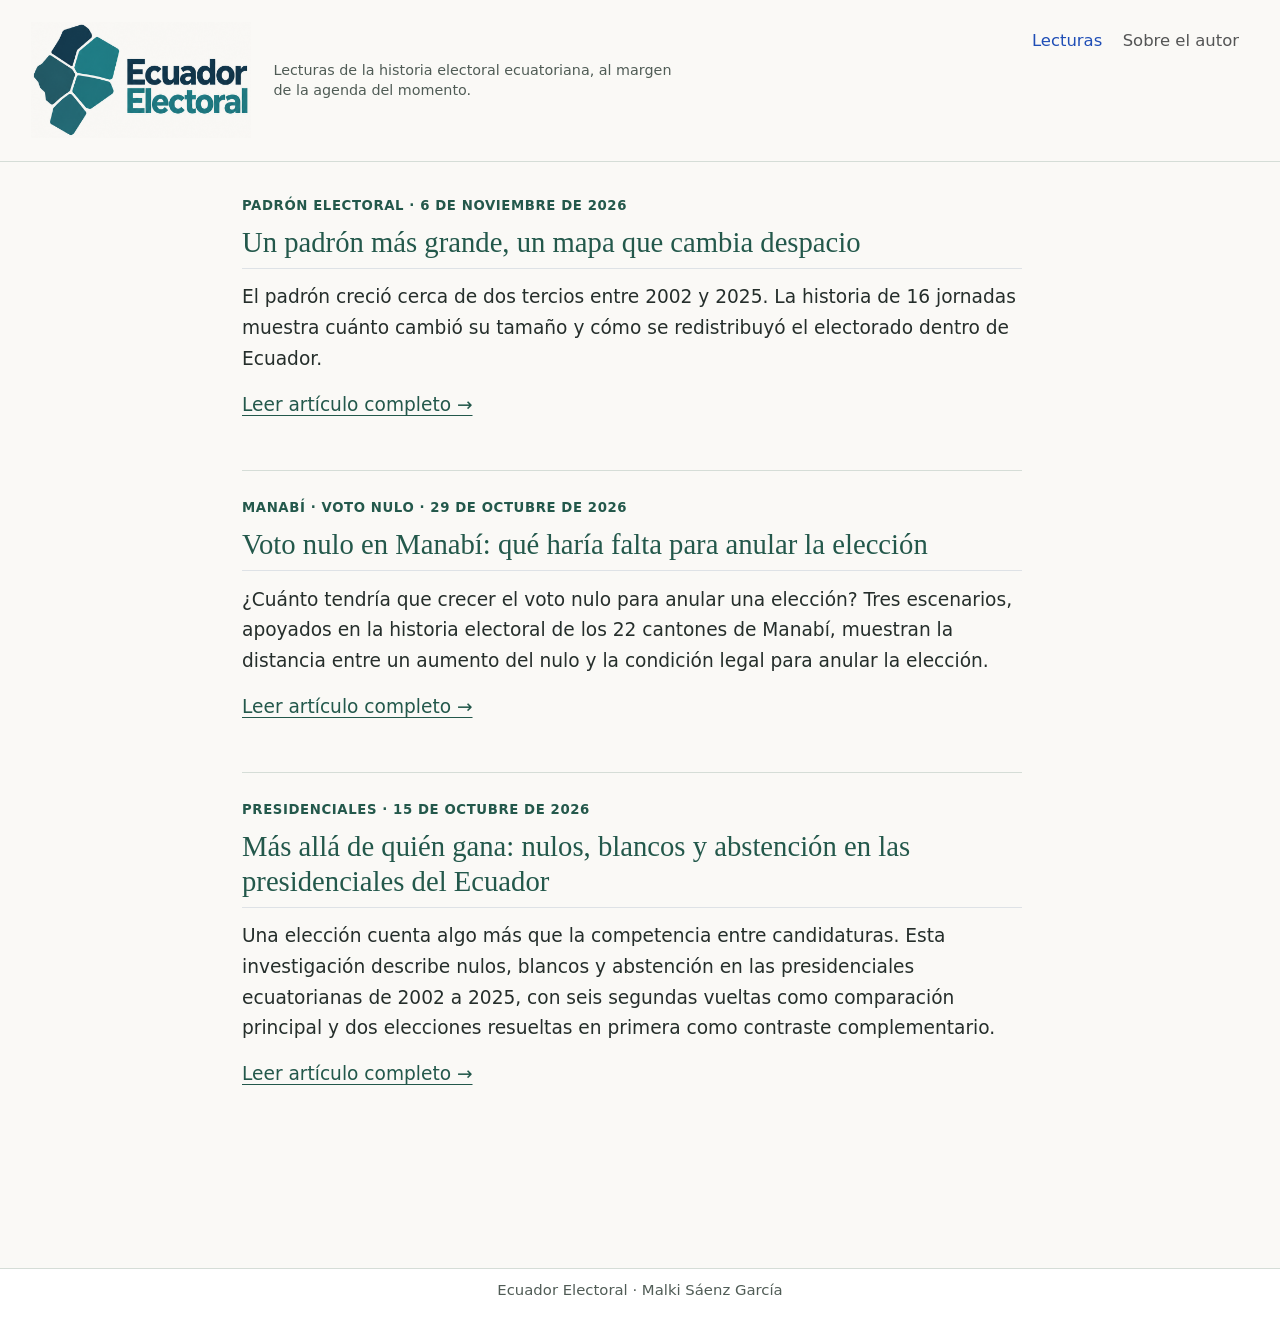
<file: index.html>
<!DOCTYPE html>
<html xmlns="http://www.w3.org/1999/xhtml" lang="es" xml:lang="es"><head>

<meta charset="utf-8">
<meta name="generator" content="quarto-1.9.38">

<meta name="viewport" content="width=device-width, initial-scale=1.0, user-scalable=yes">

<meta name="description" content="Artículos de Malki Sáenz García sobre la historia electoral ecuatoriana, al margen de la agenda del momento.">

<title>Lecturas – Ecuador Electoral</title>
<style>
/* Default styles provided by pandoc.
** See https://pandoc.org/MANUAL.html#variables-for-html for config info.
*/
code{white-space: pre-wrap;}
span.smallcaps{font-variant: small-caps;}
div.columns{display: flex; gap: min(4vw, 1.5em);}
div.column{flex: auto; overflow-x: auto;}
div.hanging-indent{margin-left: 1.5em; text-indent: -1.5em;}
ul.task-list{list-style: none;}
ul.task-list li input[type="checkbox"] {
  width: 0.8em;
  margin: 0 0.8em 0.2em -1em; /* quarto-specific, see https://github.com/quarto-dev/quarto-cli/issues/4556 */ 
  vertical-align: middle;
}
</style>


<script src="site_libs/quarto-nav/quarto-nav.js"></script>
<script src="site_libs/quarto-nav/headroom.min.js"></script>
<script src="site_libs/clipboard/clipboard.min.js"></script>
<script src="site_libs/quarto-html/quarto.js" type="module"></script>
<script src="site_libs/quarto-html/tabsets/tabsets.js" type="module"></script>
<script src="site_libs/quarto-html/popper.min.js"></script>
<script src="site_libs/quarto-html/tippy.umd.min.js"></script>
<script src="site_libs/quarto-html/anchor.min.js"></script>
<link href="site_libs/quarto-html/tippy.css" rel="stylesheet">
<link href="site_libs/quarto-html/quarto-syntax-highlighting-15634bcf2e68342d4ad2dfa704d543f6.css" rel="stylesheet" id="quarto-text-highlighting-styles">
<script src="site_libs/bootstrap/bootstrap.min.js"></script>
<link href="site_libs/bootstrap/bootstrap-icons.css" rel="stylesheet">
<link href="site_libs/bootstrap/bootstrap-26d9cc88ab9604001aabd73cb1ea1d8f.min.css" rel="stylesheet" append-hash="true" id="quarto-bootstrap" data-mode="light">
<script id="quarto-search-options" type="application/json">{
  "language": {
    "search-no-results-text": "No se han encontrado resultados",
    "search-matching-documents-text": "documentos encontrados",
    "search-copy-link-title": "Copiar el enlace en la búsqueda",
    "search-hide-matches-text": "Ocultar resultados adicionales",
    "search-more-match-text": "resultado adicional en este documento",
    "search-more-matches-text": "resultados adicionales en este documento",
    "search-clear-button-title": "Borrar",
    "search-text-placeholder": "",
    "search-detached-cancel-button-title": "Cancelar",
    "search-submit-button-title": "Enviar",
    "search-label": "Buscar"
  }
}</script>


<link rel="stylesheet" href="estilos.css">
<meta property="og:title" content="Lecturas – Ecuador Electoral">
<meta property="og:description" content="Artículos de Malki Sáenz García sobre la historia electoral ecuatoriana, al margen de la agenda del momento.">
<meta property="og:image" content="https://msgr25.github.io/ecuador-electoral//assets/articulo-nulos-blancos-abstencion.png">
<meta property="og:site_name" content="Ecuador Electoral">
<meta property="og:image:height" content="630">
<meta property="og:image:width" content="1200">
<meta property="og:image:alt" content="Primer artículo de Ecuador Electoral: Más allá de quién gana, de Malki Sáenz García.">
<meta name="twitter:title" content="Lecturas – Ecuador Electoral">
<meta name="twitter:description" content="Artículos de Malki Sáenz García sobre la historia electoral ecuatoriana, al margen de la agenda del momento.">
<meta name="twitter:image" content="https://msgr25.github.io/ecuador-electoral//assets/articulo-nulos-blancos-abstencion.png">
<meta name="twitter:image-height" content="630">
<meta name="twitter:image-width" content="1200">
<meta name="twitter:image:alt" content="Primer artículo de Ecuador Electoral: Más allá de quién gana, de Malki Sáenz García.">
<meta name="twitter:card" content="summary_large_image">
</head>

<body class="nav-fixed portada-lecturas fullcontent quarto-light">

<div id="quarto-search-results"></div>
  <header id="quarto-header" class="headroom fixed-top">
    <nav class="navbar navbar-expand-lg " data-bs-theme="dark">
      <div class="navbar-container container-fluid">
      <div class="navbar-brand-container mx-auto">
    <a href="./index.html" class="navbar-brand navbar-brand-logo">
    <img src="./assets/logotipo-ecuador-electoral.svg" alt="Ecuador Electoral" class="navbar-logo light-content">
    <img src="./assets/logotipo-ecuador-electoral.svg" alt="Ecuador Electoral" class="navbar-logo dark-content">
    </a>
    <a class="navbar-brand" href="./index.html">
    <span class="navbar-title"><span class="lema-sitio">Lecturas de la historia electoral ecuatoriana, al margen de la agenda del momento.</span></span>
    </a>
  </div>
          <button class="navbar-toggler" type="button" data-bs-toggle="collapse" data-bs-target="#navbarCollapse" aria-controls="navbarCollapse" role="menu" aria-expanded="false" aria-label="Navegación de palanca" onclick="if (window.quartoToggleHeadroom) { window.quartoToggleHeadroom(); }">
  <span class="navbar-toggler-icon"></span>
</button>
          <div class="collapse navbar-collapse" id="navbarCollapse">
            <ul class="navbar-nav navbar-nav-scroll ms-auto">
  <li class="nav-item">
    <a class="nav-link active" href="./index.html" aria-current="page"> 
<span class="menu-text">Lecturas</span></a>
  </li>  
  <li class="nav-item">
    <a class="nav-link" href="./sobre.html"> 
<span class="menu-text">Sobre el autor</span></a>
  </li>  
</ul>
          </div> <!-- /navcollapse -->
            <div class="quarto-navbar-tools">
</div>
      </div> <!-- /container-fluid -->
    </nav>
</header>
<!-- content -->
<div id="quarto-content" class="quarto-container page-columns page-rows-contents page-layout-article page-navbar">
<!-- sidebar -->
<!-- margin-sidebar -->
    
<!-- main -->
<main class="content" id="quarto-document-content">

<header id="title-block-header" class="quarto-title-block default">
<div class="quarto-title">
<h1 class="title">Lecturas</h1>
</div>



<div class="quarto-title-meta">

    
  
    
  </div>
  


</header>


<div class="entrada">
<div class="etiqueta">
<p>PADRÓN ELECTORAL · 6 DE NOVIEMBRE DE 2026</p>
</div>
<section id="un-padrón-más-grande-un-mapa-que-cambia-despacio" class="level2">
<h2 class="anchored" data-anchor-id="un-padrón-más-grande-un-mapa-que-cambia-despacio"><a href="./articulos/padron-electoral-ecuador/index.html">Un padrón más grande, un mapa que cambia despacio</a></h2>
<p>El padrón creció cerca de dos tercios entre 2002 y 2025. La historia de 16 jornadas muestra cuánto cambió su tamaño y cómo se redistribuyó el electorado dentro de Ecuador.</p>
<p><a href="./articulos/padron-electoral-ecuador/index.html">Leer artículo completo →</a></p>
</section>
</div>
<div class="entrada">
<div class="etiqueta">
<p>MANABÍ · VOTO NULO · 29 DE OCTUBRE DE 2026</p>
</div>
<section id="voto-nulo-en-manabí-qué-haría-falta-para-anular-la-elección" class="level2">
<h2 class="anchored" data-anchor-id="voto-nulo-en-manabí-qué-haría-falta-para-anular-la-elección"><a href="./articulos/voto-nulo-manabi/index.html">Voto nulo en Manabí: qué haría falta para anular la elección</a></h2>
<p>¿Cuánto tendría que crecer el voto nulo para anular una elección? Tres escenarios, apoyados en la historia electoral de los 22 cantones de Manabí, muestran la distancia entre un aumento del nulo y la condición legal para anular la elección.</p>
<p><a href="./articulos/voto-nulo-manabi/index.html">Leer artículo completo →</a></p>
</section>
</div>
<div class="entrada">
<div class="etiqueta">
<p>PRESIDENCIALES · 15 DE OCTUBRE DE 2026</p>
</div>
<section id="más-allá-de-quién-gana-nulos-blancos-y-abstención-en-las-presidenciales-del-ecuador" class="level2">
<h2 class="anchored" data-anchor-id="más-allá-de-quién-gana-nulos-blancos-y-abstención-en-las-presidenciales-del-ecuador"><a href="./articulos/nulos-blancos-abstencion/index.html">Más allá de quién gana: nulos, blancos y abstención en las presidenciales del Ecuador</a></h2>
<p>Una elección cuenta algo más que la competencia entre candidaturas. Esta investigación describe nulos, blancos y abstención en las presidenciales ecuatorianas de 2002 a 2025, con seis segundas vueltas como comparación principal y dos elecciones resueltas en primera como contraste complementario.</p>
<p><a href="./articulos/nulos-blancos-abstencion/index.html">Leer artículo completo →</a></p>
</section>
</div>



</main> <!-- /main -->
<script>
// Keyboard-accessible horizontal scrolling keeps wide tables within the reading column.
document.addEventListener('DOMContentLoaded', () => {
  document.querySelectorAll('main table').forEach((table, index) => {
    const box = document.createElement('div');
    box.className = 'tabla-desplazable';
    box.tabIndex = 0;
    box.setAttribute('role', 'region');
    box.setAttribute('aria-label', `Tabla ${index + 1}. Desplazamiento horizontal disponible en pantallas estrechas`);
    table.before(box); box.append(table);
  });
});
</script>
<script id="quarto-html-after-body" type="application/javascript">
  window.document.addEventListener("DOMContentLoaded", function (event) {
    const icon = "";
    const anchorJS = new window.AnchorJS();
    anchorJS.options = {
      placement: 'right',
      icon: icon
    };
    anchorJS.add('.anchored');
    const isCodeAnnotation = (el) => {
      for (const clz of el.classList) {
        if (clz.startsWith('code-annotation-')) {                     
          return true;
        }
      }
      return false;
    }
    const onCopySuccess = function(e) {
      // button target
      const button = e.trigger;
      // don't keep focus
      button.blur();
      // flash "checked"
      button.classList.add('code-copy-button-checked');
      var currentTitle = button.getAttribute("title");
      button.setAttribute("title", "Copiado");
      let tooltip;
      if (window.bootstrap) {
        button.setAttribute("data-bs-toggle", "tooltip");
        button.setAttribute("data-bs-placement", "left");
        button.setAttribute("data-bs-title", "Copiado");
        tooltip = new bootstrap.Tooltip(button, 
          { trigger: "manual", 
            customClass: "code-copy-button-tooltip",
            offset: [0, -8]});
        tooltip.show();    
      }
      setTimeout(function() {
        if (tooltip) {
          tooltip.hide();
          button.removeAttribute("data-bs-title");
          button.removeAttribute("data-bs-toggle");
          button.removeAttribute("data-bs-placement");
        }
        button.setAttribute("title", currentTitle);
        button.classList.remove('code-copy-button-checked');
      }, 1000);
      // clear code selection
      e.clearSelection();
    }
    const getTextToCopy = function(trigger) {
      const outerScaffold = trigger.parentElement.cloneNode(true);
      const codeEl = outerScaffold.querySelector('code');
      for (const childEl of codeEl.children) {
        if (isCodeAnnotation(childEl)) {
          childEl.remove();
        }
      }
      return codeEl.innerText;
    }
    const clipboard = new window.ClipboardJS('.code-copy-button:not([data-in-quarto-modal])', {
      text: getTextToCopy
    });
    clipboard.on('success', onCopySuccess);
    if (window.document.getElementById('quarto-embedded-source-code-modal')) {
      const clipboardModal = new window.ClipboardJS('.code-copy-button[data-in-quarto-modal]', {
        text: getTextToCopy,
        container: window.document.getElementById('quarto-embedded-source-code-modal')
      });
      clipboardModal.on('success', onCopySuccess);
    }
      var localhostRegex = new RegExp(/^(?:http|https):\/\/localhost\:?[0-9]*\//);
      var mailtoRegex = new RegExp(/^mailto:/);
        var filterRegex = new RegExp("https:\/\/msgr25\.github\.io\/ecuador-electoral\/");
      var isInternal = (href) => {
          return filterRegex.test(href) || localhostRegex.test(href) || mailtoRegex.test(href);
      }
      // Inspect non-navigation links and adorn them if external
     var links = window.document.querySelectorAll('a[href]:not(.nav-link):not(.navbar-brand):not(.toc-action):not(.sidebar-link):not(.sidebar-item-toggle):not(.pagination-link):not(.no-external):not([aria-hidden]):not(.dropdown-item):not(.quarto-navigation-tool):not(.about-link)');
      for (var i=0; i<links.length; i++) {
        const link = links[i];
        if (!isInternal(link.href)) {
          // undo the damage that might have been done by quarto-nav.js in the case of
          // links that we want to consider external
          if (link.dataset.originalHref !== undefined) {
            link.href = link.dataset.originalHref;
          }
            // target, if specified
            link.setAttribute("target", "_blank");
            if (link.getAttribute("rel") === null) {
              link.setAttribute("rel", "noopener");
            }
        }
      }
    function tippyHover(el, contentFn, onTriggerFn, onUntriggerFn) {
      const config = {
        allowHTML: true,
        maxWidth: 500,
        delay: 100,
        arrow: false,
        appendTo: function(el) {
            return el.parentElement;
        },
        interactive: true,
        interactiveBorder: 10,
        theme: 'quarto',
        placement: 'bottom-start',
      };
      if (contentFn) {
        config.content = contentFn;
      }
      if (onTriggerFn) {
        config.onTrigger = onTriggerFn;
      }
      if (onUntriggerFn) {
        config.onUntrigger = onUntriggerFn;
      }
      window.tippy(el, config); 
    }
    const noterefs = window.document.querySelectorAll('a[role="doc-noteref"]');
    for (var i=0; i<noterefs.length; i++) {
      const ref = noterefs[i];
      tippyHover(ref, function() {
        // use id or data attribute instead here
        let href = ref.getAttribute('data-footnote-href') || ref.getAttribute('href');
        try { href = new URL(href).hash; } catch {}
        const id = href.replace(/^#\/?/, "");
        const note = window.document.getElementById(id);
        if (note) {
          return note.innerHTML;
        } else {
          return "";
        }
      });
    }
    const xrefs = window.document.querySelectorAll('a.quarto-xref');
    const processXRef = (id, note) => {
      // Strip column container classes
      const stripColumnClz = (el) => {
        el.classList.remove("page-full", "page-columns");
        if (el.children) {
          for (const child of el.children) {
            stripColumnClz(child);
          }
        }
      }
      stripColumnClz(note)
      if (id === null || id.startsWith('sec-')) {
        // Special case sections, only their first couple elements
        const container = document.createElement("div");
        if (note.children && note.children.length > 2) {
          container.appendChild(note.children[0].cloneNode(true));
          for (let i = 1; i < note.children.length; i++) {
            const child = note.children[i];
            if (child.tagName === "P" && child.innerText === "") {
              continue;
            } else {
              container.appendChild(child.cloneNode(true));
              break;
            }
          }
          if (window.Quarto?.typesetMath) {
            window.Quarto.typesetMath(container);
          }
          return container.innerHTML
        } else {
          if (window.Quarto?.typesetMath) {
            window.Quarto.typesetMath(note);
          }
          return note.innerHTML;
        }
      } else {
        // Remove any anchor links if they are present
        const anchorLink = note.querySelector('a.anchorjs-link');
        if (anchorLink) {
          anchorLink.remove();
        }
        if (window.Quarto?.typesetMath) {
          window.Quarto.typesetMath(note);
        }
        if (note.classList.contains("callout")) {
          return note.outerHTML;
        } else {
          return note.innerHTML;
        }
      }
    }
    for (var i=0; i<xrefs.length; i++) {
      const xref = xrefs[i];
      tippyHover(xref, undefined, function(instance) {
        instance.disable();
        let url = xref.getAttribute('href');
        let hash = undefined; 
        if (url.startsWith('#')) {
          hash = url;
        } else {
          try { hash = new URL(url).hash; } catch {}
        }
        if (hash) {
          const id = hash.replace(/^#\/?/, "");
          const note = window.document.getElementById(id);
          if (note !== null) {
            try {
              const html = processXRef(id, note.cloneNode(true));
              instance.setContent(html);
            } finally {
              instance.enable();
              instance.show();
            }
          } else {
            // See if we can fetch this
            fetch(url.split('#')[0])
            .then(res => res.text())
            .then(html => {
              const parser = new DOMParser();
              const htmlDoc = parser.parseFromString(html, "text/html");
              const note = htmlDoc.getElementById(id);
              if (note !== null) {
                const html = processXRef(id, note);
                instance.setContent(html);
              } 
            }).finally(() => {
              instance.enable();
              instance.show();
            });
          }
        } else {
          // See if we can fetch a full url (with no hash to target)
          // This is a special case and we should probably do some content thinning / targeting
          fetch(url)
          .then(res => res.text())
          .then(html => {
            const parser = new DOMParser();
            const htmlDoc = parser.parseFromString(html, "text/html");
            const note = htmlDoc.querySelector('main.content');
            if (note !== null) {
              // This should only happen for chapter cross references
              // (since there is no id in the URL)
              // remove the first header
              if (note.children.length > 0 && note.children[0].tagName === "HEADER") {
                note.children[0].remove();
              }
              const html = processXRef(null, note);
              instance.setContent(html);
            } 
          }).finally(() => {
            instance.enable();
            instance.show();
          });
        }
      }, function(instance) {
      });
    }
        let selectedAnnoteEl;
        const selectorForAnnotation = ( cell, annotation) => {
          let cellAttr = 'data-code-cell="' + cell + '"';
          let lineAttr = 'data-code-annotation="' +  annotation + '"';
          const selector = 'span[' + cellAttr + '][' + lineAttr + ']';
          return selector;
        }
        const selectCodeLines = (annoteEl) => {
          const doc = window.document;
          const targetCell = annoteEl.getAttribute("data-target-cell");
          const targetAnnotation = annoteEl.getAttribute("data-target-annotation");
          const annoteSpan = window.document.querySelector(selectorForAnnotation(targetCell, targetAnnotation));
          const lines = annoteSpan.getAttribute("data-code-lines").split(",");
          const lineIds = lines.map((line) => {
            return targetCell + "-" + line;
          })
          let top = null;
          let height = null;
          let parent = null;
          if (lineIds.length > 0) {
              //compute the position of the single el (top and bottom and make a div)
              const el = window.document.getElementById(lineIds[0]);
              top = el.offsetTop;
              height = el.offsetHeight;
              parent = el.parentElement.parentElement;
            if (lineIds.length > 1) {
              const lastEl = window.document.getElementById(lineIds[lineIds.length - 1]);
              const bottom = lastEl.offsetTop + lastEl.offsetHeight;
              height = bottom - top;
            }
            if (top !== null && height !== null && parent !== null) {
              // cook up a div (if necessary) and position it 
              let div = window.document.getElementById("code-annotation-line-highlight");
              if (div === null) {
                div = window.document.createElement("div");
                div.setAttribute("id", "code-annotation-line-highlight");
                div.style.position = 'absolute';
                parent.appendChild(div);
              }
              div.style.top = top - 2 + "px";
              div.style.height = height + 4 + "px";
              div.style.left = 0;
              let gutterDiv = window.document.getElementById("code-annotation-line-highlight-gutter");
              if (gutterDiv === null) {
                gutterDiv = window.document.createElement("div");
                gutterDiv.setAttribute("id", "code-annotation-line-highlight-gutter");
                gutterDiv.style.position = 'absolute';
                const codeCell = window.document.getElementById(targetCell);
                const gutter = codeCell.querySelector('.code-annotation-gutter');
                gutter.appendChild(gutterDiv);
              }
              gutterDiv.style.top = top - 2 + "px";
              gutterDiv.style.height = height + 4 + "px";
            }
            selectedAnnoteEl = annoteEl;
          }
        };
        const unselectCodeLines = () => {
          const elementsIds = ["code-annotation-line-highlight", "code-annotation-line-highlight-gutter"];
          elementsIds.forEach((elId) => {
            const div = window.document.getElementById(elId);
            if (div) {
              div.remove();
            }
          });
          selectedAnnoteEl = undefined;
        };
          // Handle positioning of the toggle
      window.addEventListener(
        "resize",
        throttle(() => {
          elRect = undefined;
          if (selectedAnnoteEl) {
            selectCodeLines(selectedAnnoteEl);
          }
        }, 10)
      );
      function throttle(fn, ms) {
      let throttle = false;
      let timer;
        return (...args) => {
          if(!throttle) { // first call gets through
              fn.apply(this, args);
              throttle = true;
          } else { // all the others get throttled
              if(timer) clearTimeout(timer); // cancel #2
              timer = setTimeout(() => {
                fn.apply(this, args);
                timer = throttle = false;
              }, ms);
          }
        };
      }
        // Attach click handler to the DT
        const annoteDls = window.document.querySelectorAll('dt[data-target-cell]');
        for (const annoteDlNode of annoteDls) {
          annoteDlNode.addEventListener('click', (event) => {
            const clickedEl = event.target;
            if (clickedEl !== selectedAnnoteEl) {
              unselectCodeLines();
              const activeEl = window.document.querySelector('dt[data-target-cell].code-annotation-active');
              if (activeEl) {
                activeEl.classList.remove('code-annotation-active');
              }
              selectCodeLines(clickedEl);
              clickedEl.classList.add('code-annotation-active');
            } else {
              // Unselect the line
              unselectCodeLines();
              clickedEl.classList.remove('code-annotation-active');
            }
          });
        }
    const findCites = (el) => {
      const parentEl = el.parentElement;
      if (parentEl) {
        const cites = parentEl.dataset.cites;
        if (cites) {
          return {
            el,
            cites: cites.split(' ')
          };
        } else {
          return findCites(el.parentElement)
        }
      } else {
        return undefined;
      }
    };
    var bibliorefs = window.document.querySelectorAll('a[role="doc-biblioref"]');
    for (var i=0; i<bibliorefs.length; i++) {
      const ref = bibliorefs[i];
      const citeInfo = findCites(ref);
      if (citeInfo) {
        tippyHover(citeInfo.el, function() {
          var popup = window.document.createElement('div');
          citeInfo.cites.forEach(function(cite) {
            var citeDiv = window.document.createElement('div');
            citeDiv.classList.add('hanging-indent');
            citeDiv.classList.add('csl-entry');
            var biblioDiv = window.document.getElementById('ref-' + cite);
            if (biblioDiv) {
              citeDiv.innerHTML = biblioDiv.innerHTML;
            }
            popup.appendChild(citeDiv);
          });
          return popup.innerHTML;
        });
      }
    }
  });
  </script>
</div> <!-- /content -->
<footer class="footer">
  <div class="nav-footer">
    <div class="nav-footer-left">
      &nbsp;
    </div>   
    <div class="nav-footer-center">
<p>Ecuador Electoral · Malki Sáenz García</p>
</div>
    <div class="nav-footer-right">
      &nbsp;
    </div>
  </div>
</footer>




</body></html>
</file>
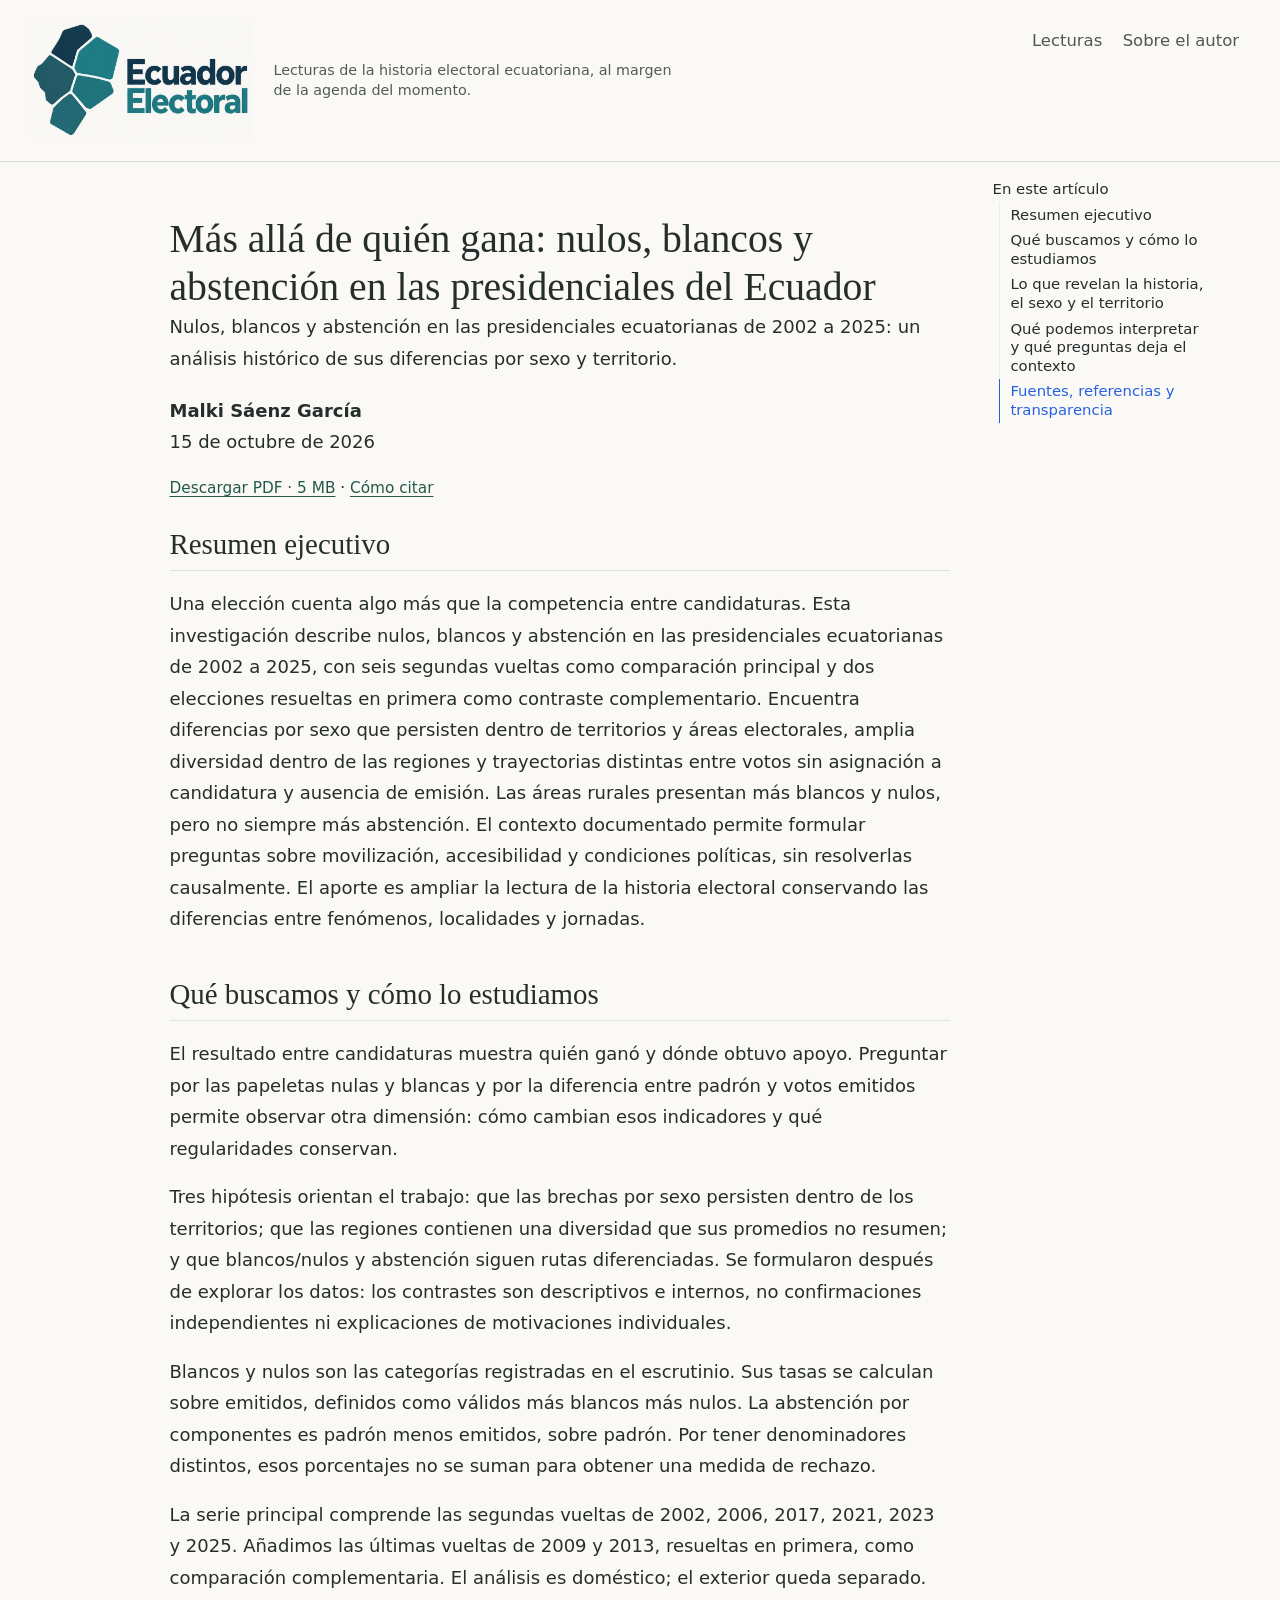
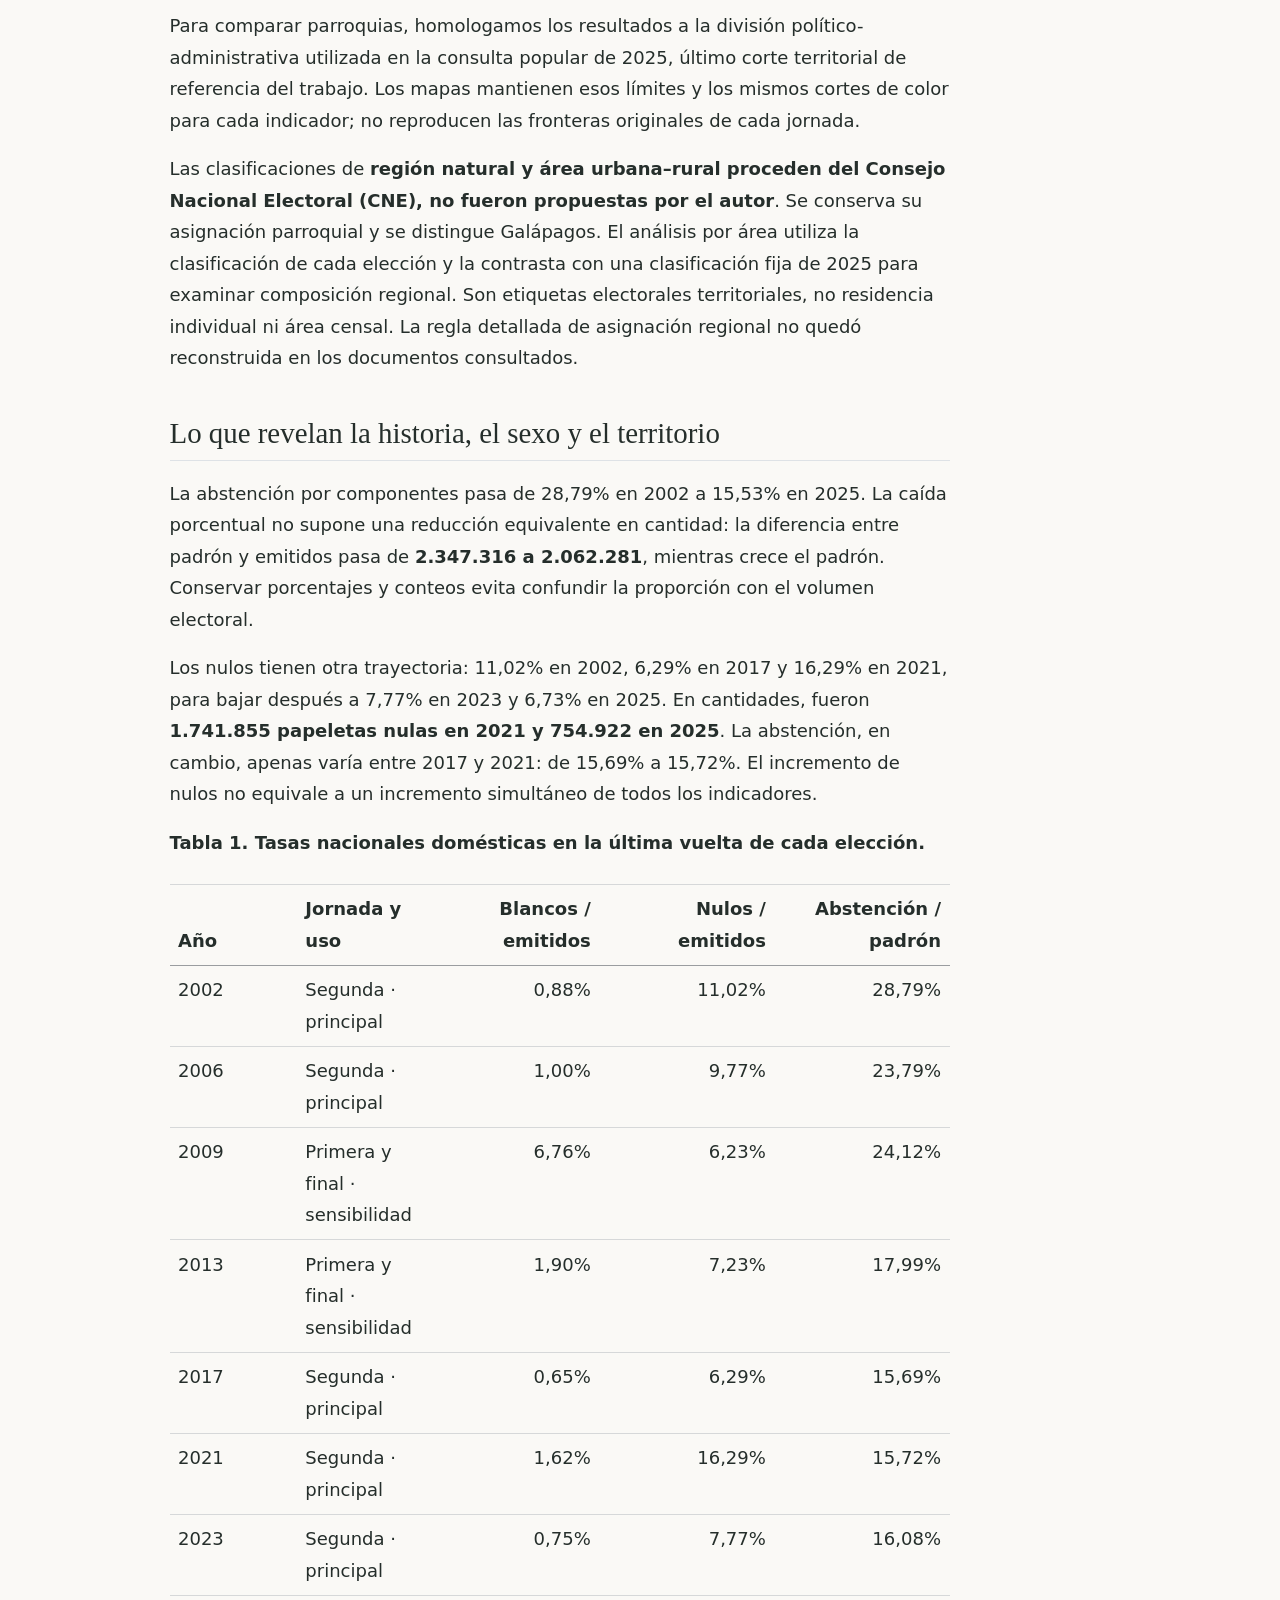
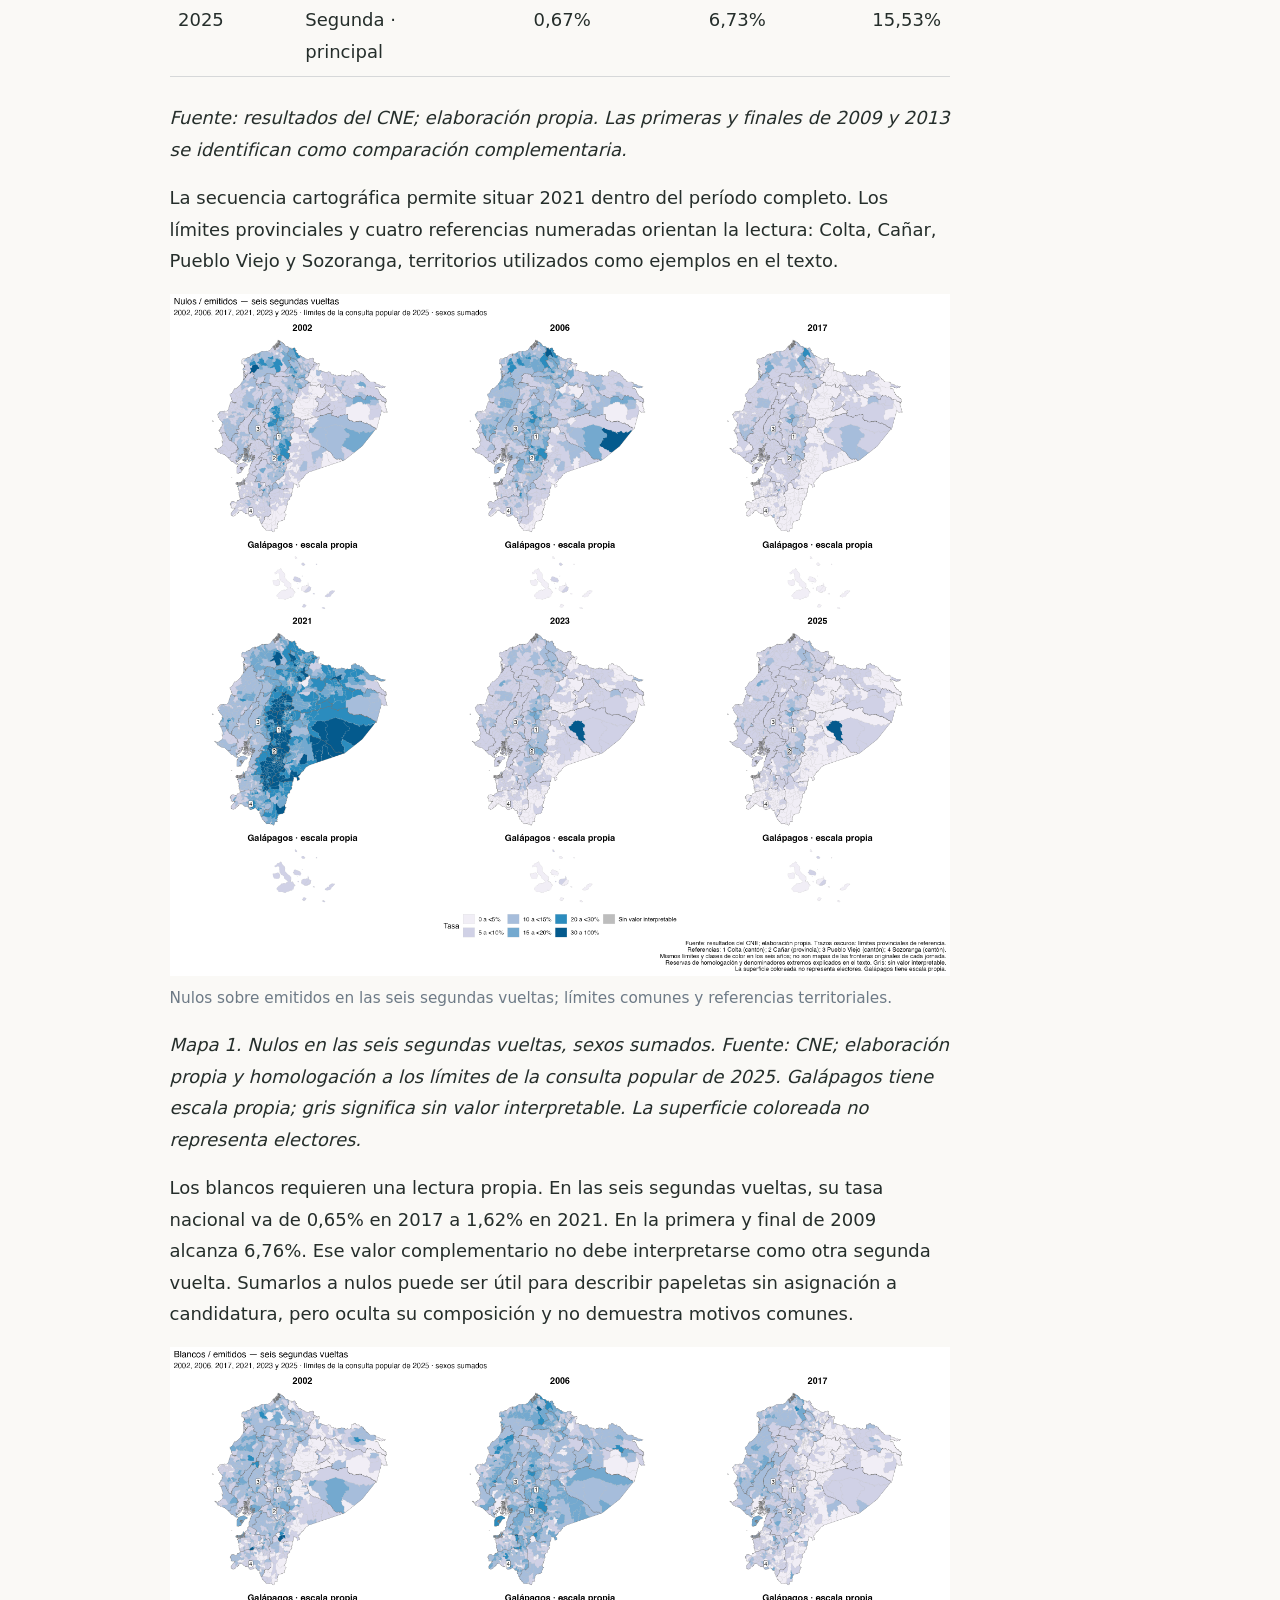
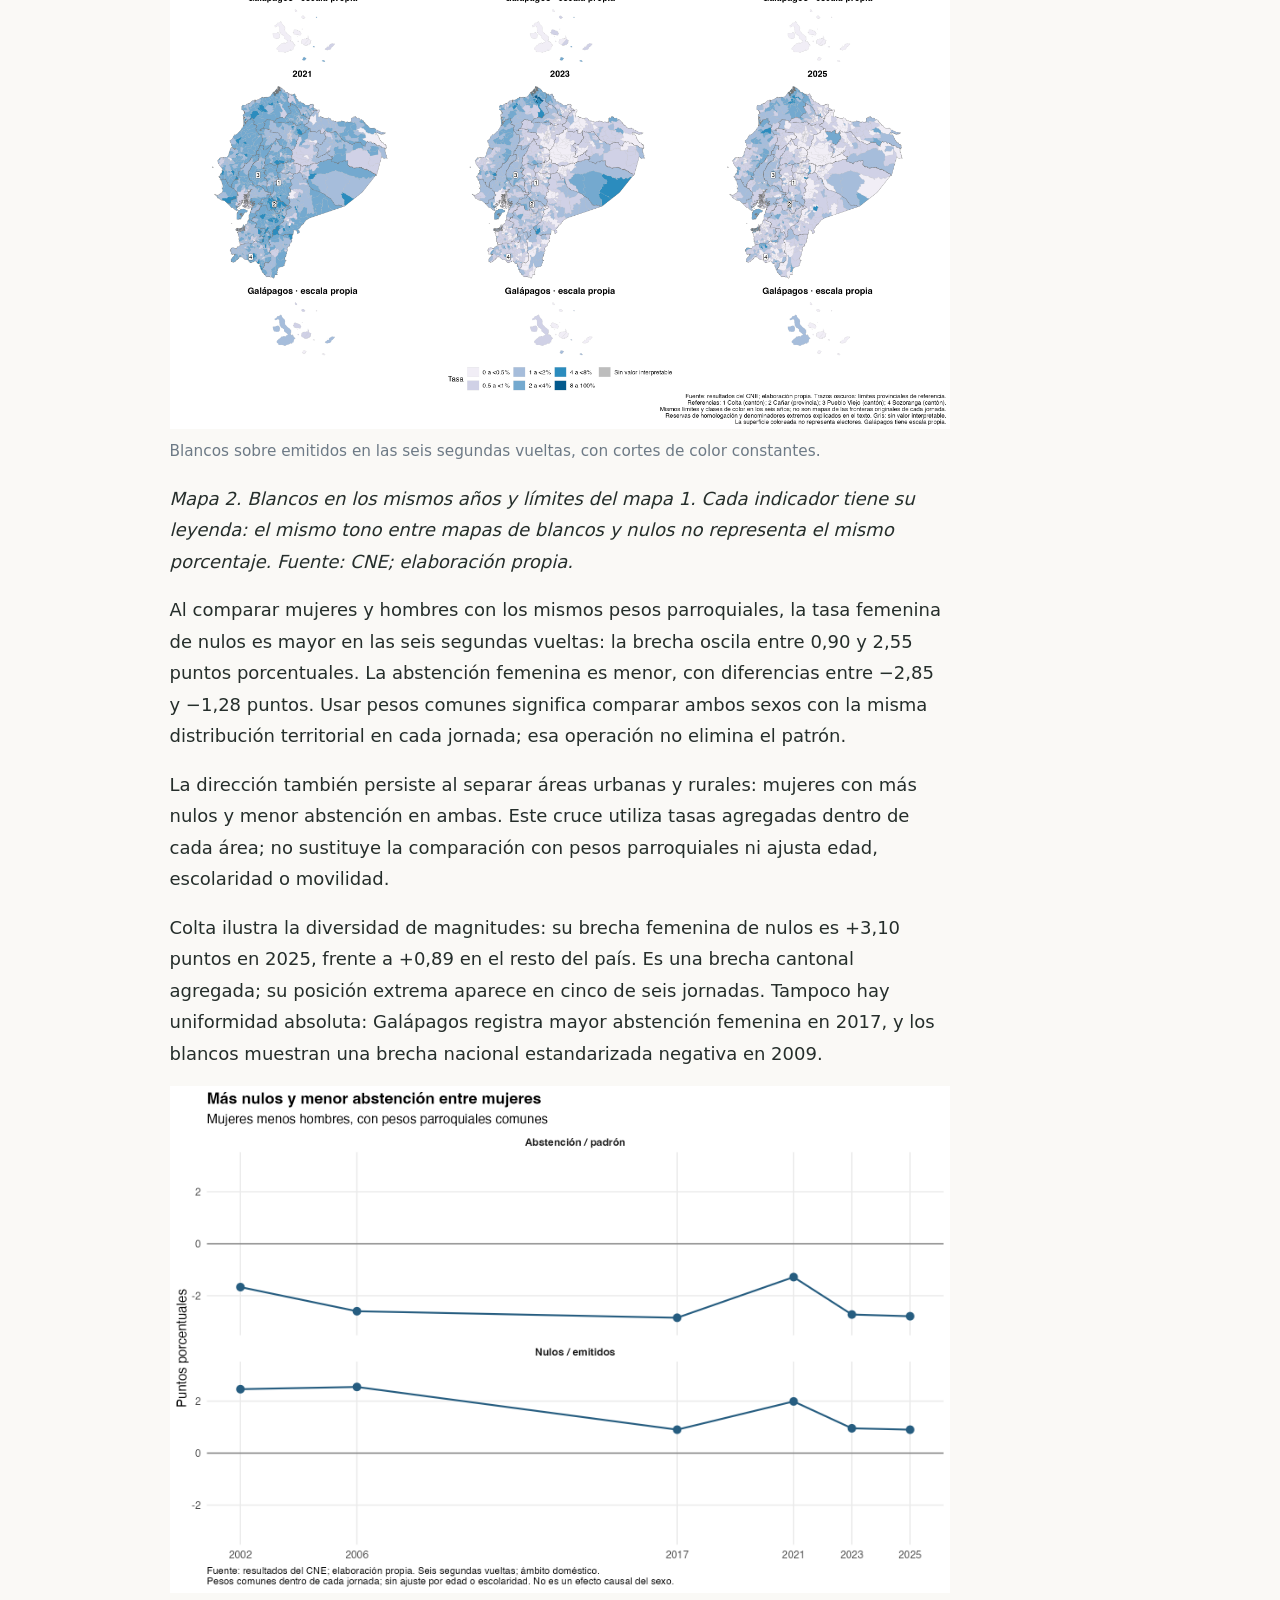
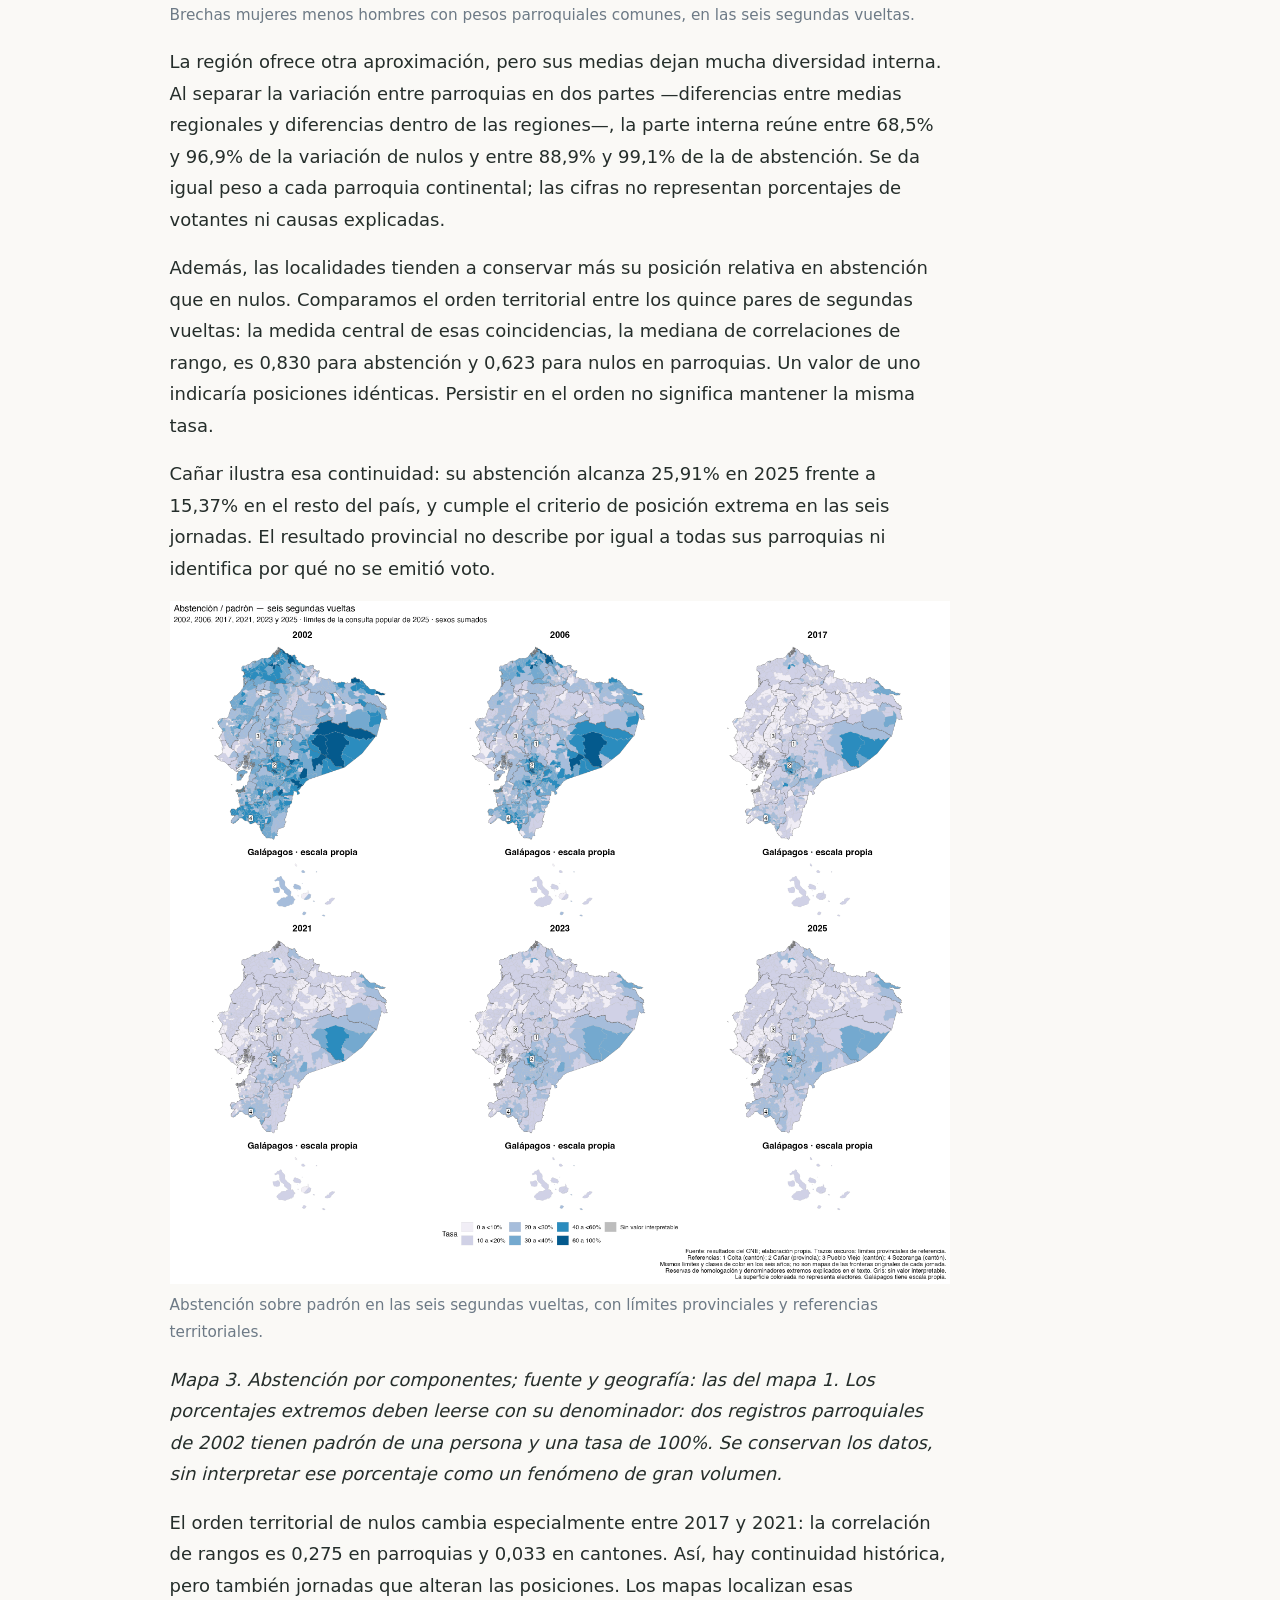
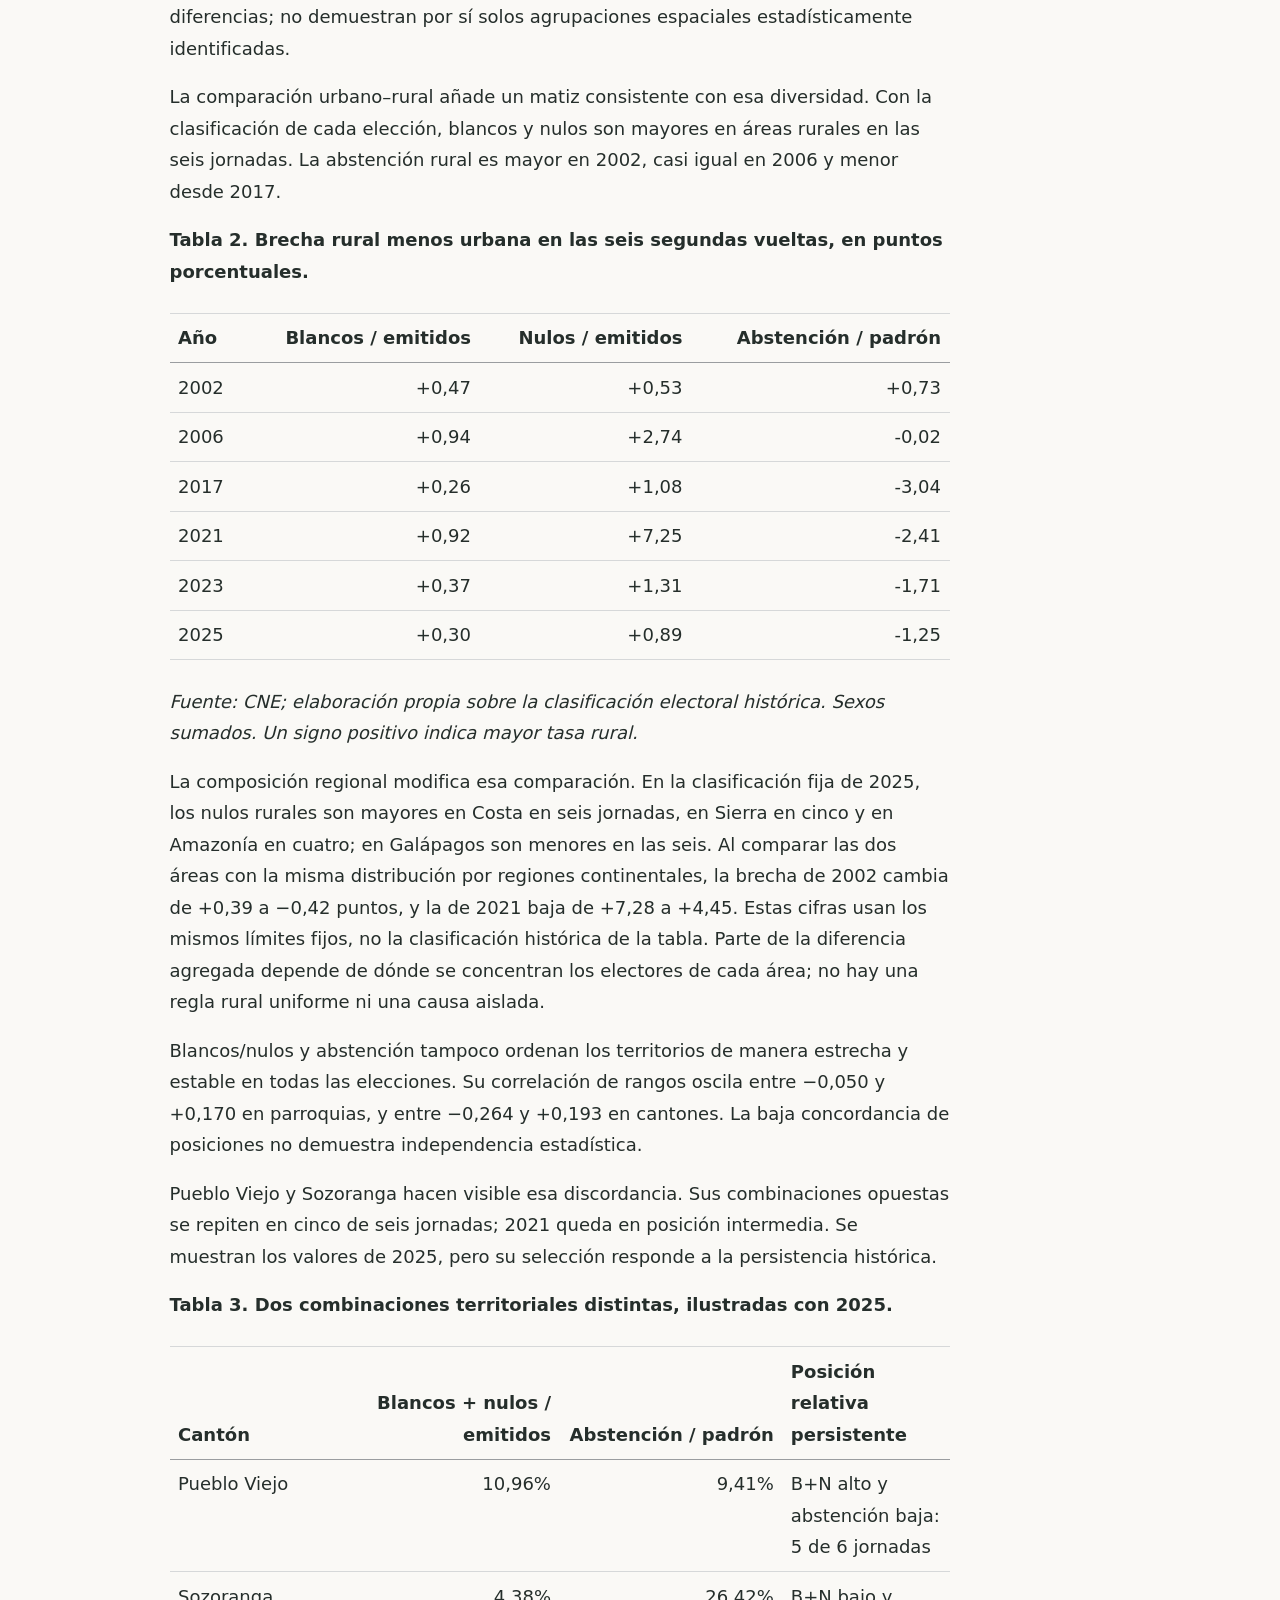
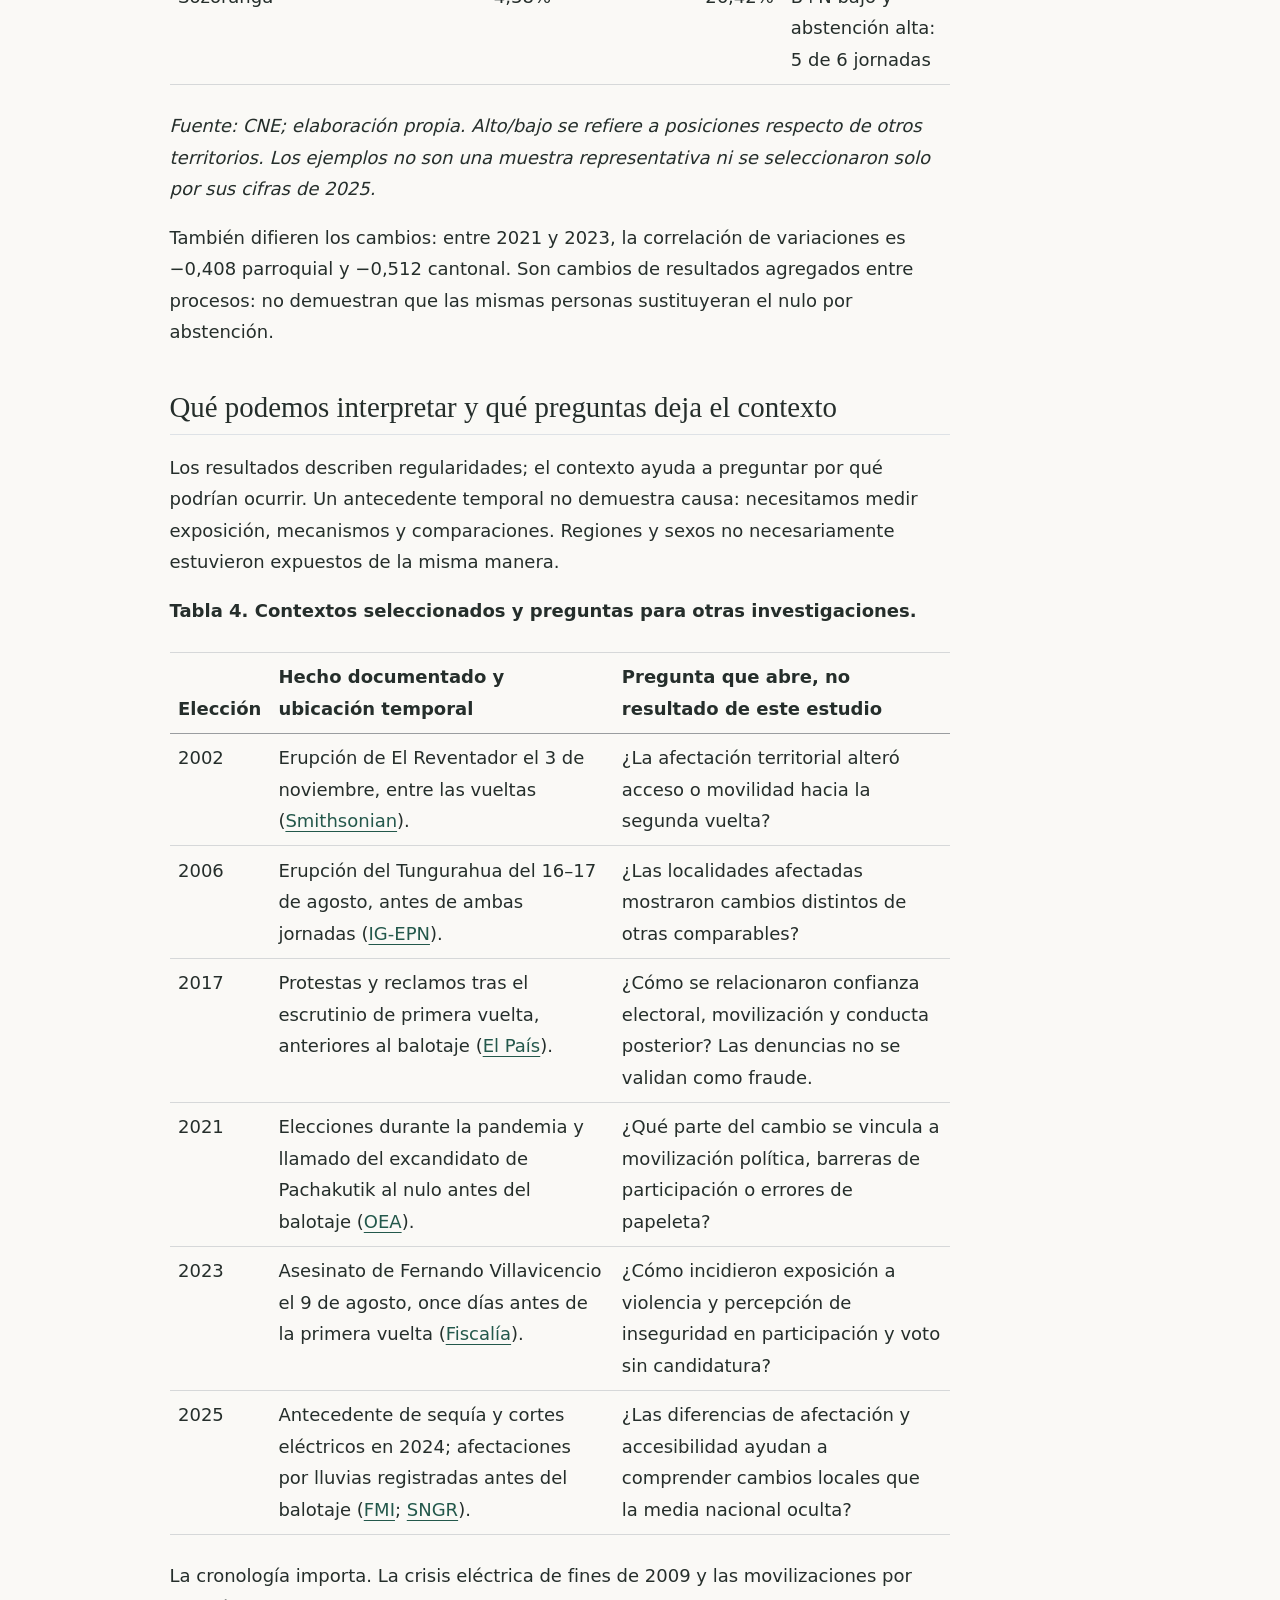
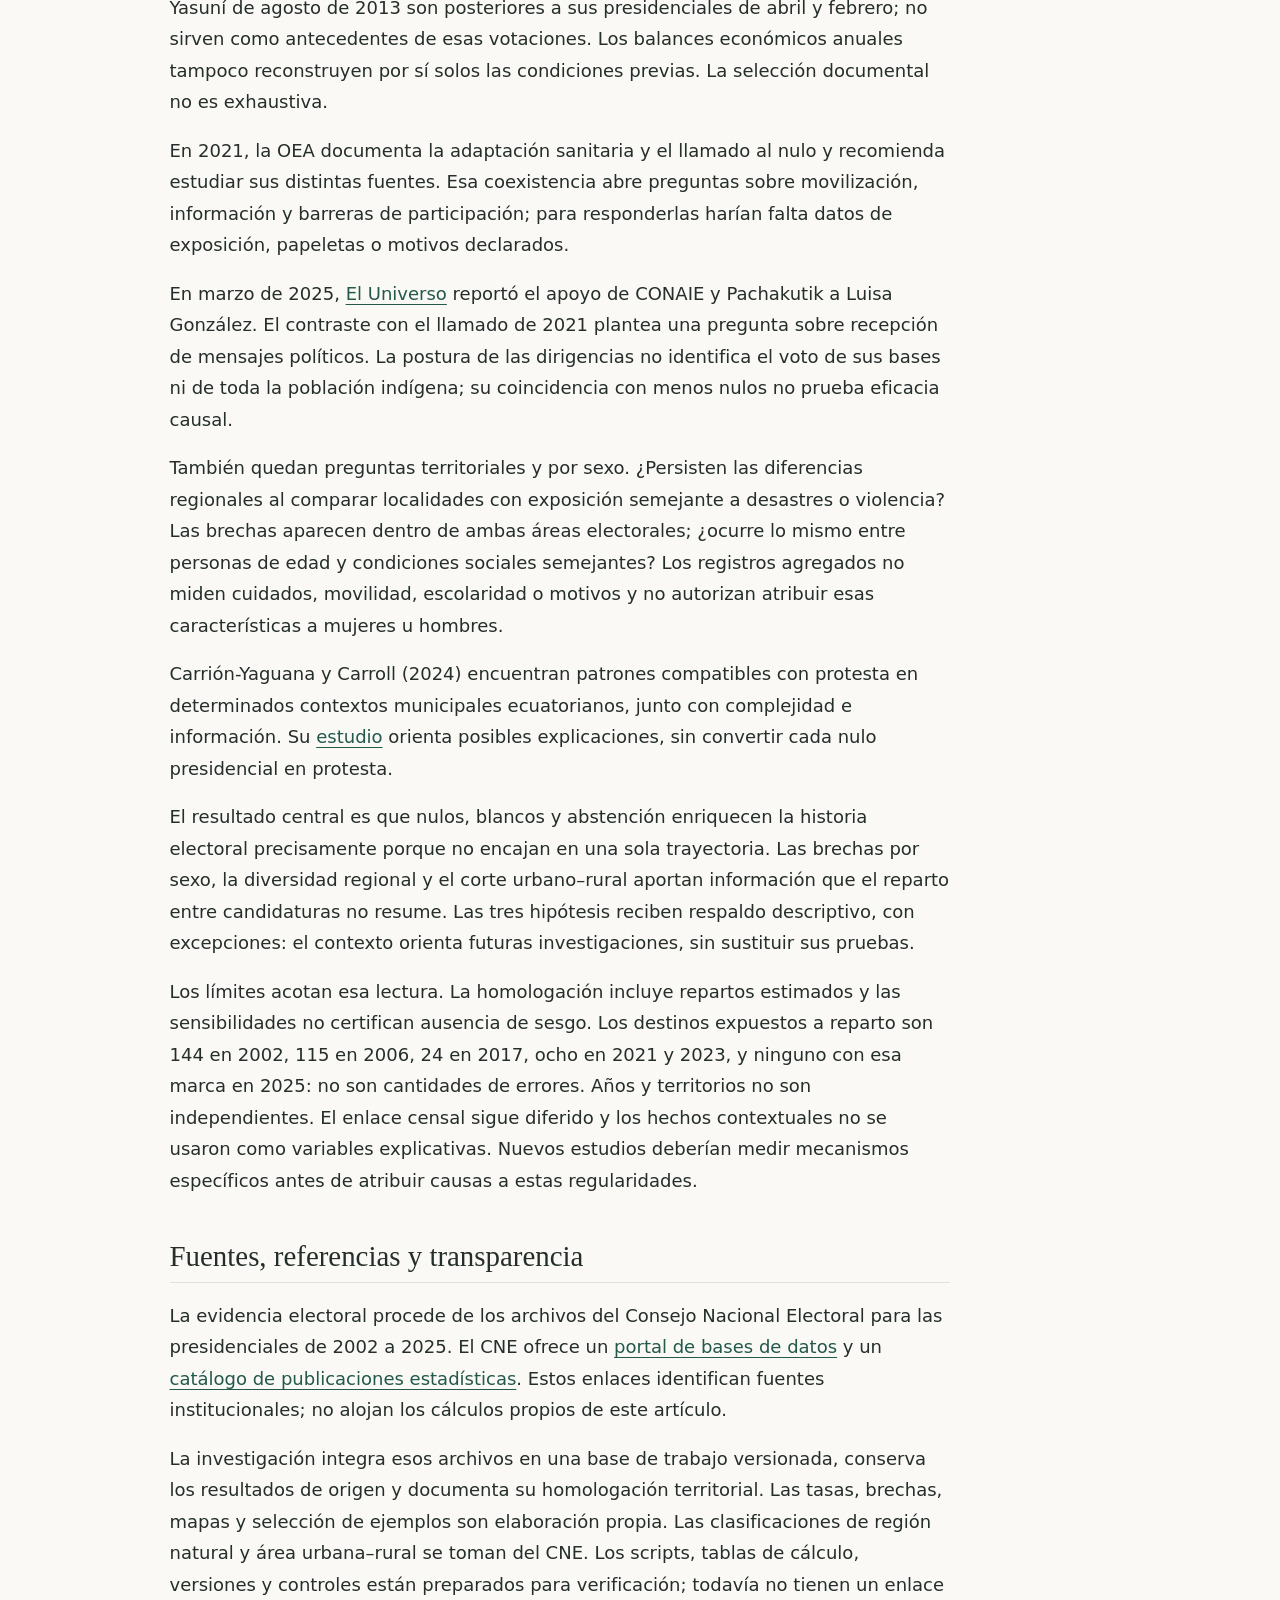
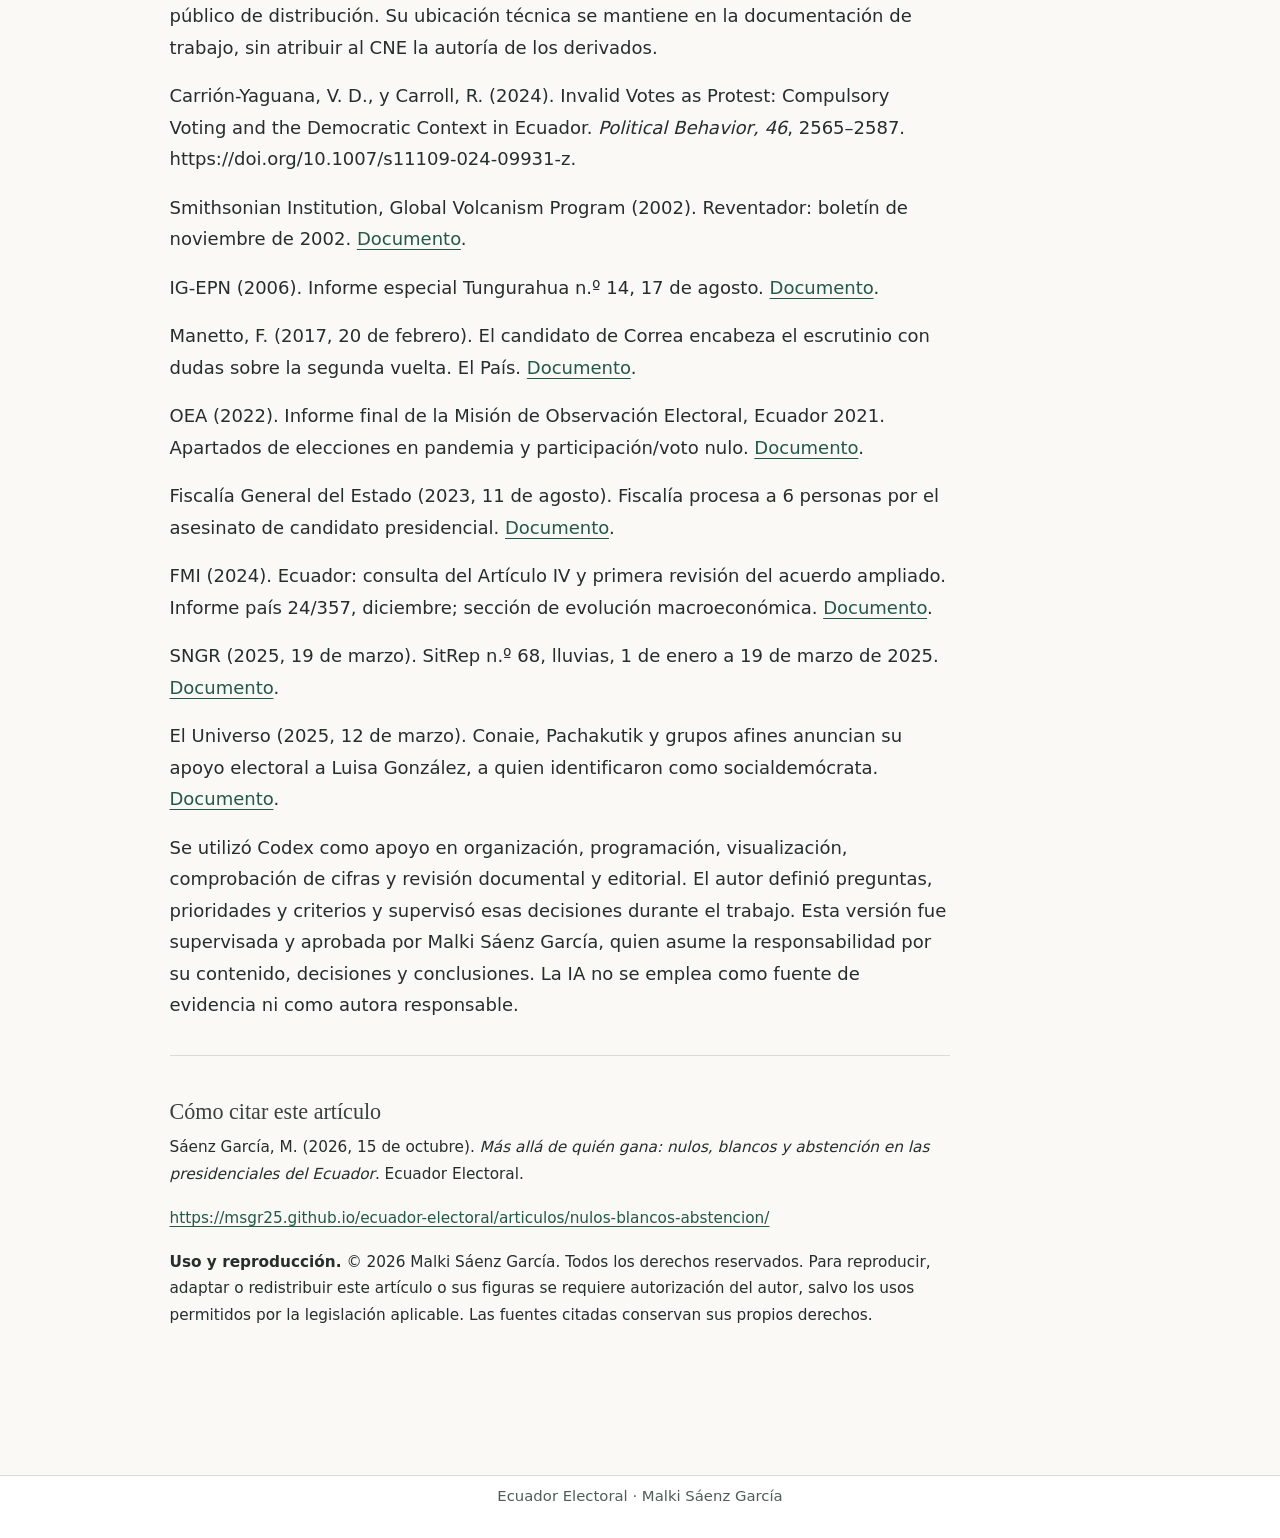
<file: articulos/nulos-blancos-abstencion/index.html>
<!DOCTYPE html>
<html xmlns="http://www.w3.org/1999/xhtml" lang="es" xml:lang="es"><head>

<meta charset="utf-8">
<meta name="generator" content="quarto-1.9.38">

<meta name="viewport" content="width=device-width, initial-scale=1.0, user-scalable=yes">

<meta name="description" content="Nulos, blancos y abstención en las presidenciales ecuatorianas de 2002 a 2025: un análisis histórico de sus diferencias por sexo y territorio.">

<title>Más allá de quién gana: nulos, blancos y abstención en las presidenciales del Ecuador – Ecuador Electoral</title>
<style>
/* Default styles provided by pandoc.
** See https://pandoc.org/MANUAL.html#variables-for-html for config info.
*/
code{white-space: pre-wrap;}
span.smallcaps{font-variant: small-caps;}
div.columns{display: flex; gap: min(4vw, 1.5em);}
div.column{flex: auto; overflow-x: auto;}
div.hanging-indent{margin-left: 1.5em; text-indent: -1.5em;}
ul.task-list{list-style: none;}
ul.task-list li input[type="checkbox"] {
  width: 0.8em;
  margin: 0 0.8em 0.2em -1em; /* quarto-specific, see https://github.com/quarto-dev/quarto-cli/issues/4556 */ 
  vertical-align: middle;
}
</style>


<script src="../../site_libs/quarto-nav/quarto-nav.js"></script>
<script src="../../site_libs/quarto-nav/headroom.min.js"></script>
<script src="../../site_libs/clipboard/clipboard.min.js"></script>
<script src="../../site_libs/quarto-html/quarto.js" type="module"></script>
<script src="../../site_libs/quarto-html/tabsets/tabsets.js" type="module"></script>
<script src="../../site_libs/quarto-html/popper.min.js"></script>
<script src="../../site_libs/quarto-html/tippy.umd.min.js"></script>
<script src="../../site_libs/quarto-html/anchor.min.js"></script>
<link href="../../site_libs/quarto-html/tippy.css" rel="stylesheet">
<link href="../../site_libs/quarto-html/quarto-syntax-highlighting-15634bcf2e68342d4ad2dfa704d543f6.css" rel="stylesheet" id="quarto-text-highlighting-styles">
<script src="../../site_libs/bootstrap/bootstrap.min.js"></script>
<link href="../../site_libs/bootstrap/bootstrap-icons.css" rel="stylesheet">
<link href="../../site_libs/bootstrap/bootstrap-26d9cc88ab9604001aabd73cb1ea1d8f.min.css" rel="stylesheet" append-hash="true" id="quarto-bootstrap" data-mode="light">
<script src="../../site_libs/quarto-contrib/glightbox/glightbox.min.js"></script>
<link href="../../site_libs/quarto-contrib/glightbox/glightbox.min.css" rel="stylesheet">
<link href="../../site_libs/quarto-contrib/glightbox/lightbox.css" rel="stylesheet">
<script id="quarto-search-options" type="application/json">{
  "language": {
    "search-no-results-text": "No se han encontrado resultados",
    "search-matching-documents-text": "documentos encontrados",
    "search-copy-link-title": "Copiar el enlace en la búsqueda",
    "search-hide-matches-text": "Ocultar resultados adicionales",
    "search-more-match-text": "resultado adicional en este documento",
    "search-more-matches-text": "resultados adicionales en este documento",
    "search-clear-button-title": "Borrar",
    "search-text-placeholder": "",
    "search-detached-cancel-button-title": "Cancelar",
    "search-submit-button-title": "Enviar",
    "search-label": "Buscar"
  }
}</script>


<link rel="stylesheet" href="../../estilos.css">
<meta property="og:title" content="Más allá de quién gana: nulos, blancos y abstención en las presidenciales del Ecuador – Ecuador Electoral">
<meta property="og:description" content="Nulos, blancos y abstención en las presidenciales ecuatorianas de 2002 a 2025: un análisis histórico de sus diferencias por sexo y territorio.">
<meta property="og:image" content="https://msgr25.github.io/ecuador-electoral//assets/articulo-nulos-blancos-abstencion.png">
<meta property="og:site_name" content="Ecuador Electoral">
<meta property="og:image:height" content="630">
<meta property="og:image:width" content="1200">
<meta property="og:image:alt" content="Más allá de quién gana: nulos, blancos y abstención en las presidenciales del Ecuador. Malki Sáenz García, 15 de octubre de 2026.">
<meta name="twitter:title" content="Más allá de quién gana: nulos, blancos y abstención en las presidenciales del Ecuador – Ecuador Electoral">
<meta name="twitter:description" content="Nulos, blancos y abstención en las presidenciales ecuatorianas de 2002 a 2025: un análisis histórico de sus diferencias por sexo y territorio.">
<meta name="twitter:image" content="https://msgr25.github.io/ecuador-electoral//assets/articulo-nulos-blancos-abstencion.png">
<meta name="twitter:image-height" content="630">
<meta name="twitter:image-width" content="1200">
<meta name="twitter:image:alt" content="Más allá de quién gana: nulos, blancos y abstención en las presidenciales del Ecuador. Malki Sáenz García, 15 de octubre de 2026.">
<meta name="twitter:card" content="summary_large_image">
</head>

<body class="nav-fixed articulo-electoral quarto-light">

<div id="quarto-search-results"></div>
  <header id="quarto-header" class="headroom fixed-top">
    <nav class="navbar navbar-expand-lg " data-bs-theme="dark">
      <div class="navbar-container container-fluid">
      <div class="navbar-brand-container mx-auto">
    <a href="../../index.html" class="navbar-brand navbar-brand-logo">
    <img src="../../assets/logotipo-ecuador-electoral.svg" alt="Ecuador Electoral" class="navbar-logo light-content">
    <img src="../../assets/logotipo-ecuador-electoral.svg" alt="Ecuador Electoral" class="navbar-logo dark-content">
    </a>
    <a class="navbar-brand" href="../../index.html">
    <span class="navbar-title"><span class="lema-sitio">Lecturas de la historia electoral ecuatoriana, al margen de la agenda del momento.</span></span>
    </a>
  </div>
          <button class="navbar-toggler" type="button" data-bs-toggle="collapse" data-bs-target="#navbarCollapse" aria-controls="navbarCollapse" role="menu" aria-expanded="false" aria-label="Navegación de palanca" onclick="if (window.quartoToggleHeadroom) { window.quartoToggleHeadroom(); }">
  <span class="navbar-toggler-icon"></span>
</button>
          <div class="collapse navbar-collapse" id="navbarCollapse">
            <ul class="navbar-nav navbar-nav-scroll ms-auto">
  <li class="nav-item">
    <a class="nav-link" href="../../index.html"> 
<span class="menu-text">Lecturas</span></a>
  </li>  
  <li class="nav-item">
    <a class="nav-link" href="../../sobre.html"> 
<span class="menu-text">Sobre el autor</span></a>
  </li>  
</ul>
          </div> <!-- /navcollapse -->
            <div class="quarto-navbar-tools">
</div>
      </div> <!-- /container-fluid -->
    </nav>
</header>
<!-- content -->
<div id="quarto-content" class="quarto-container page-columns page-rows-contents page-layout-article page-navbar">
<!-- sidebar -->
<!-- margin-sidebar -->
    <div id="quarto-margin-sidebar" class="sidebar margin-sidebar">
        <nav id="TOC" role="doc-toc" class="toc-active">
    <h2 id="toc-title">En este artículo</h2>
   
  <ul>
  <li><a href="#resumen-ejecutivo" id="toc-resumen-ejecutivo" class="nav-link active" data-scroll-target="#resumen-ejecutivo">Resumen ejecutivo</a></li>
  <li><a href="#qué-buscamos-y-cómo-lo-estudiamos" id="toc-qué-buscamos-y-cómo-lo-estudiamos" class="nav-link" data-scroll-target="#qué-buscamos-y-cómo-lo-estudiamos">Qué buscamos y cómo lo estudiamos</a></li>
  <li><a href="#lo-que-revelan-la-historia-el-sexo-y-el-territorio" id="toc-lo-que-revelan-la-historia-el-sexo-y-el-territorio" class="nav-link" data-scroll-target="#lo-que-revelan-la-historia-el-sexo-y-el-territorio">Lo que revelan la historia, el sexo y el territorio</a></li>
  <li><a href="#qué-podemos-interpretar-y-qué-preguntas-deja-el-contexto" id="toc-qué-podemos-interpretar-y-qué-preguntas-deja-el-contexto" class="nav-link" data-scroll-target="#qué-podemos-interpretar-y-qué-preguntas-deja-el-contexto">Qué podemos interpretar y qué preguntas deja el contexto</a></li>
  <li><a href="#fuentes-referencias-y-transparencia" id="toc-fuentes-referencias-y-transparencia" class="nav-link" data-scroll-target="#fuentes-referencias-y-transparencia">Fuentes, referencias y transparencia</a></li>
  </ul>
</nav>
    </div>
<!-- main -->
<main class="content" id="quarto-document-content">

<header id="title-block-header" class="quarto-title-block default">
<div class="quarto-title">
<h1 class="title">Más allá de quién gana: nulos, blancos y abstención en las presidenciales del Ecuador</h1>
</div>

<div>
  <div class="description">
    Nulos, blancos y abstención en las presidenciales ecuatorianas de 2002 a 2025: un análisis histórico de sus diferencias por sexo y territorio.
  </div>
</div>


<div class="quarto-title-meta">

    
  
    
  </div>
  


</header>


<p><strong>Malki Sáenz García</strong><br>
15 de octubre de 2026</p>
<div class="herramientas-lectura">
<p><a href="Articulo_Malki_Saenz_Garcia_2026.pdf" download="Articulo_Malki_Saenz_Garcia_2026.pdf">Descargar PDF · 5 MB</a> · <a href="#como-citar">Cómo citar</a></p>
</div>
<section id="resumen-ejecutivo" class="level2">
<h2 class="anchored" data-anchor-id="resumen-ejecutivo">Resumen ejecutivo</h2>
<p>Una elección cuenta algo más que la competencia entre candidaturas. Esta investigación describe nulos, blancos y abstención en las presidenciales ecuatorianas de 2002 a 2025, con seis segundas vueltas como comparación principal y dos elecciones resueltas en primera como contraste complementario. Encuentra diferencias por sexo que persisten dentro de territorios y áreas electorales, amplia diversidad dentro de las regiones y trayectorias distintas entre votos sin asignación a candidatura y ausencia de emisión. Las áreas rurales presentan más blancos y nulos, pero no siempre más abstención. El contexto documentado permite formular preguntas sobre movilización, accesibilidad y condiciones políticas, sin resolverlas causalmente. El aporte es ampliar la lectura de la historia electoral conservando las diferencias entre fenómenos, localidades y jornadas.</p>
</section>
<section id="qué-buscamos-y-cómo-lo-estudiamos" class="level2">
<h2 class="anchored" data-anchor-id="qué-buscamos-y-cómo-lo-estudiamos">Qué buscamos y cómo lo estudiamos</h2>
<p>El resultado entre candidaturas muestra quién ganó y dónde obtuvo apoyo. Preguntar por las papeletas nulas y blancas y por la diferencia entre padrón y votos emitidos permite observar otra dimensión: cómo cambian esos indicadores y qué regularidades conservan.</p>
<p>Tres hipótesis orientan el trabajo: que las brechas por sexo persisten dentro de los territorios; que las regiones contienen una diversidad que sus promedios no resumen; y que blancos/nulos y abstención siguen rutas diferenciadas. Se formularon después de explorar los datos: los contrastes son descriptivos e internos, no confirmaciones independientes ni explicaciones de motivaciones individuales.</p>
<p>Blancos y nulos son las categorías registradas en el escrutinio. Sus tasas se calculan sobre emitidos, definidos como válidos más blancos más nulos. La abstención por componentes es padrón menos emitidos, sobre padrón. Por tener denominadores distintos, esos porcentajes no se suman para obtener una medida de rechazo.</p>
<p>La serie principal comprende las segundas vueltas de 2002, 2006, 2017, 2021, 2023 y 2025. Añadimos las últimas vueltas de 2009 y 2013, resueltas en primera, como comparación complementaria. El análisis es doméstico; el exterior queda separado.</p>
<p>Para comparar parroquias, homologamos los resultados a la división político-administrativa utilizada en la consulta popular de 2025, último corte territorial de referencia del trabajo. Los mapas mantienen esos límites y los mismos cortes de color para cada indicador; no reproducen las fronteras originales de cada jornada.</p>
<p>Las clasificaciones de <strong>región natural y área urbana–rural proceden del Consejo Nacional Electoral (CNE), no fueron propuestas por el autor</strong>. Se conserva su asignación parroquial y se distingue Galápagos. El análisis por área utiliza la clasificación de cada elección y la contrasta con una clasificación fija de 2025 para examinar composición regional. Son etiquetas electorales territoriales, no residencia individual ni área censal. La regla detallada de asignación regional no quedó reconstruida en los documentos consultados.</p>
</section>
<section id="lo-que-revelan-la-historia-el-sexo-y-el-territorio" class="level2">
<h2 class="anchored" data-anchor-id="lo-que-revelan-la-historia-el-sexo-y-el-territorio">Lo que revelan la historia, el sexo y el territorio</h2>
<p>La abstención por componentes pasa de 28,79% en 2002 a 15,53% en 2025. La caída porcentual no supone una reducción equivalente en cantidad: la diferencia entre padrón y emitidos pasa de <strong>2.347.316 a 2.062.281</strong>, mientras crece el padrón. Conservar porcentajes y conteos evita confundir la proporción con el volumen electoral.</p>
<p>Los nulos tienen otra trayectoria: 11,02% en 2002, 6,29% en 2017 y 16,29% en 2021, para bajar después a 7,77% en 2023 y 6,73% en 2025. En cantidades, fueron <strong>1.741.855 papeletas nulas en 2021 y 754.922 en 2025</strong>. La abstención, en cambio, apenas varía entre 2017 y 2021: de 15,69% a 15,72%. El incremento de nulos no equivale a un incremento simultáneo de todos los indicadores.</p>
<p><strong>Tabla 1. Tasas nacionales domésticas en la última vuelta de cada elección.</strong></p>
<table class="caption-top table">
<colgroup>
<col style="width: 16%">
<col style="width: 16%">
<col style="width: 22%">
<col style="width: 22%">
<col style="width: 22%">
</colgroup>
<thead>
<tr class="header">
<th>Año</th>
<th>Jornada y uso</th>
<th style="text-align: right;">Blancos / emitidos</th>
<th style="text-align: right;">Nulos / emitidos</th>
<th style="text-align: right;">Abstención / padrón</th>
</tr>
</thead>
<tbody>
<tr class="odd">
<td>2002</td>
<td>Segunda · principal</td>
<td style="text-align: right;">0,88%</td>
<td style="text-align: right;">11,02%</td>
<td style="text-align: right;">28,79%</td>
</tr>
<tr class="even">
<td>2006</td>
<td>Segunda · principal</td>
<td style="text-align: right;">1,00%</td>
<td style="text-align: right;">9,77%</td>
<td style="text-align: right;">23,79%</td>
</tr>
<tr class="odd">
<td>2009</td>
<td>Primera y final · sensibilidad</td>
<td style="text-align: right;">6,76%</td>
<td style="text-align: right;">6,23%</td>
<td style="text-align: right;">24,12%</td>
</tr>
<tr class="even">
<td>2013</td>
<td>Primera y final · sensibilidad</td>
<td style="text-align: right;">1,90%</td>
<td style="text-align: right;">7,23%</td>
<td style="text-align: right;">17,99%</td>
</tr>
<tr class="odd">
<td>2017</td>
<td>Segunda · principal</td>
<td style="text-align: right;">0,65%</td>
<td style="text-align: right;">6,29%</td>
<td style="text-align: right;">15,69%</td>
</tr>
<tr class="even">
<td>2021</td>
<td>Segunda · principal</td>
<td style="text-align: right;">1,62%</td>
<td style="text-align: right;">16,29%</td>
<td style="text-align: right;">15,72%</td>
</tr>
<tr class="odd">
<td>2023</td>
<td>Segunda · principal</td>
<td style="text-align: right;">0,75%</td>
<td style="text-align: right;">7,77%</td>
<td style="text-align: right;">16,08%</td>
</tr>
<tr class="even">
<td>2025</td>
<td>Segunda · principal</td>
<td style="text-align: right;">0,67%</td>
<td style="text-align: right;">6,73%</td>
<td style="text-align: right;">15,53%</td>
</tr>
</tbody>
</table>
<p><em>Fuente: resultados del CNE; elaboración propia. Las primeras y finales de 2009 y 2013 se identifican como comparación complementaria.</em></p>
<p>La secuencia cartográfica permite situar 2021 dentro del período completo. Los límites provinciales y cuatro referencias numeradas orientan la lectura: Colta, Cañar, Pueblo Viejo y Sozoranga, territorios utilizados como ejemplos en el texto.</p>
<div class="quarto-figure quarto-figure-center">
<figure class="figure">
<p><a href="figuras/nulos_seis_segundas.png" class="lightbox" data-gallery="quarto-lightbox-gallery-1" title="Nulos sobre emitidos en las seis segundas vueltas; límites comunes y referencias territoriales."><img src="figuras/nulos_seis_segundas.png" class="img-fluid figure-img" alt="Nulos sobre emitidos en las seis segundas vueltas; límites comunes y referencias territoriales."></a></p>
<figcaption>Nulos sobre emitidos en las seis segundas vueltas; límites comunes y referencias territoriales.</figcaption>
</figure>
</div>
<p><em>Mapa 1. Nulos en las seis segundas vueltas, sexos sumados. Fuente: CNE; elaboración propia y homologación a los límites de la consulta popular de 2025. Galápagos tiene escala propia; gris significa sin valor interpretable. La superficie coloreada no representa electores.</em></p>
<p>Los blancos requieren una lectura propia. En las seis segundas vueltas, su tasa nacional va de 0,65% en 2017 a 1,62% en 2021. En la primera y final de 2009 alcanza 6,76%. Ese valor complementario no debe interpretarse como otra segunda vuelta. Sumarlos a nulos puede ser útil para describir papeletas sin asignación a candidatura, pero oculta su composición y no demuestra motivos comunes.</p>
<div class="quarto-figure quarto-figure-center">
<figure class="figure">
<p><a href="figuras/blancos_seis_segundas.png" class="lightbox" data-gallery="quarto-lightbox-gallery-2" title="Blancos sobre emitidos en las seis segundas vueltas, con cortes de color constantes."><img src="figuras/blancos_seis_segundas.png" class="img-fluid figure-img" alt="Blancos sobre emitidos en las seis segundas vueltas, con cortes de color constantes."></a></p>
<figcaption>Blancos sobre emitidos en las seis segundas vueltas, con cortes de color constantes.</figcaption>
</figure>
</div>
<p><em>Mapa 2. Blancos en los mismos años y límites del mapa 1. Cada indicador tiene su leyenda: el mismo tono entre mapas de blancos y nulos no representa el mismo porcentaje. Fuente: CNE; elaboración propia.</em></p>
<p>Al comparar mujeres y hombres con los mismos pesos parroquiales, la tasa femenina de nulos es mayor en las seis segundas vueltas: la brecha oscila entre 0,90 y 2,55 puntos porcentuales. La abstención femenina es menor, con diferencias entre −2,85 y −1,28 puntos. Usar pesos comunes significa comparar ambos sexos con la misma distribución territorial en cada jornada; esa operación no elimina el patrón.</p>
<p>La dirección también persiste al separar áreas urbanas y rurales: mujeres con más nulos y menor abstención en ambas. Este cruce utiliza tasas agregadas dentro de cada área; no sustituye la comparación con pesos parroquiales ni ajusta edad, escolaridad o movilidad.</p>
<p>Colta ilustra la diversidad de magnitudes: su brecha femenina de nulos es +3,10 puntos en 2025, frente a +0,89 en el resto del país. Es una brecha cantonal agregada; su posición extrema aparece en cinco de seis jornadas. Tampoco hay uniformidad absoluta: Galápagos registra mayor abstención femenina en 2017, y los blancos muestran una brecha nacional estandarizada negativa en 2009.</p>
<div class="quarto-figure quarto-figure-center">
<figure class="figure">
<p><a href="figuras/02_brechas_sexo.png" class="lightbox" data-gallery="quarto-lightbox-gallery-3" title="Brechas mujeres menos hombres con pesos parroquiales comunes, en las seis segundas vueltas."><img src="figuras/02_brechas_sexo.png" class="img-fluid figure-img" alt="Brechas mujeres menos hombres con pesos parroquiales comunes, en las seis segundas vueltas."></a></p>
<figcaption>Brechas mujeres menos hombres con pesos parroquiales comunes, en las seis segundas vueltas.</figcaption>
</figure>
</div>
<p>La región ofrece otra aproximación, pero sus medias dejan mucha diversidad interna. Al separar la variación entre parroquias en dos partes —diferencias entre medias regionales y diferencias dentro de las regiones—, la parte interna reúne entre 68,5% y 96,9% de la variación de nulos y entre 88,9% y 99,1% de la de abstención. Se da igual peso a cada parroquia continental; las cifras no representan porcentajes de votantes ni causas explicadas.</p>
<p>Además, las localidades tienden a conservar más su posición relativa en abstención que en nulos. Comparamos el orden territorial entre los quince pares de segundas vueltas: la medida central de esas coincidencias, la mediana de correlaciones de rango, es 0,830 para abstención y 0,623 para nulos en parroquias. Un valor de uno indicaría posiciones idénticas. Persistir en el orden no significa mantener la misma tasa.</p>
<p>Cañar ilustra esa continuidad: su abstención alcanza 25,91% en 2025 frente a 15,37% en el resto del país, y cumple el criterio de posición extrema en las seis jornadas. El resultado provincial no describe por igual a todas sus parroquias ni identifica por qué no se emitió voto.</p>
<div class="quarto-figure quarto-figure-center">
<figure class="figure">
<p><a href="figuras/abstencion_seis_segundas.png" class="lightbox" data-gallery="quarto-lightbox-gallery-4" title="Abstención sobre padrón en las seis segundas vueltas, con límites provinciales y referencias territoriales."><img src="figuras/abstencion_seis_segundas.png" class="img-fluid figure-img" alt="Abstención sobre padrón en las seis segundas vueltas, con límites provinciales y referencias territoriales."></a></p>
<figcaption>Abstención sobre padrón en las seis segundas vueltas, con límites provinciales y referencias territoriales.</figcaption>
</figure>
</div>
<p><em>Mapa 3. Abstención por componentes; fuente y geografía: las del mapa 1. Los porcentajes extremos deben leerse con su denominador: dos registros parroquiales de 2002 tienen padrón de una persona y una tasa de 100%. Se conservan los datos, sin interpretar ese porcentaje como un fenómeno de gran volumen.</em></p>
<p>El orden territorial de nulos cambia especialmente entre 2017 y 2021: la correlación de rangos es 0,275 en parroquias y 0,033 en cantones. Así, hay continuidad histórica, pero también jornadas que alteran las posiciones. Los mapas localizan esas diferencias; no demuestran por sí solos agrupaciones espaciales estadísticamente identificadas.</p>
<p>La comparación urbano–rural añade un matiz consistente con esa diversidad. Con la clasificación de cada elección, blancos y nulos son mayores en áreas rurales en las seis jornadas. La abstención rural es mayor en 2002, casi igual en 2006 y menor desde 2017.</p>
<p><strong>Tabla 2. Brecha rural menos urbana en las seis segundas vueltas, en puntos porcentuales.</strong></p>
<table class="caption-top table">
<thead>
<tr class="header">
<th>Año</th>
<th style="text-align: right;">Blancos / emitidos</th>
<th style="text-align: right;">Nulos / emitidos</th>
<th style="text-align: right;">Abstención / padrón</th>
</tr>
</thead>
<tbody>
<tr class="odd">
<td>2002</td>
<td style="text-align: right;">+0,47</td>
<td style="text-align: right;">+0,53</td>
<td style="text-align: right;">+0,73</td>
</tr>
<tr class="even">
<td>2006</td>
<td style="text-align: right;">+0,94</td>
<td style="text-align: right;">+2,74</td>
<td style="text-align: right;">-0,02</td>
</tr>
<tr class="odd">
<td>2017</td>
<td style="text-align: right;">+0,26</td>
<td style="text-align: right;">+1,08</td>
<td style="text-align: right;">-3,04</td>
</tr>
<tr class="even">
<td>2021</td>
<td style="text-align: right;">+0,92</td>
<td style="text-align: right;">+7,25</td>
<td style="text-align: right;">-2,41</td>
</tr>
<tr class="odd">
<td>2023</td>
<td style="text-align: right;">+0,37</td>
<td style="text-align: right;">+1,31</td>
<td style="text-align: right;">-1,71</td>
</tr>
<tr class="even">
<td>2025</td>
<td style="text-align: right;">+0,30</td>
<td style="text-align: right;">+0,89</td>
<td style="text-align: right;">-1,25</td>
</tr>
</tbody>
</table>
<p><em>Fuente: CNE; elaboración propia sobre la clasificación electoral histórica. Sexos sumados. Un signo positivo indica mayor tasa rural.</em></p>
<p>La composición regional modifica esa comparación. En la clasificación fija de 2025, los nulos rurales son mayores en Costa en seis jornadas, en Sierra en cinco y en Amazonía en cuatro; en Galápagos son menores en las seis. Al comparar las dos áreas con la misma distribución por regiones continentales, la brecha de 2002 cambia de +0,39 a −0,42 puntos, y la de 2021 baja de +7,28 a +4,45. Estas cifras usan los mismos límites fijos, no la clasificación histórica de la tabla. Parte de la diferencia agregada depende de dónde se concentran los electores de cada área; no hay una regla rural uniforme ni una causa aislada.</p>
<p>Blancos/nulos y abstención tampoco ordenan los territorios de manera estrecha y estable en todas las elecciones. Su correlación de rangos oscila entre −0,050 y +0,170 en parroquias, y entre −0,264 y +0,193 en cantones. La baja concordancia de posiciones no demuestra independencia estadística.</p>
<p>Pueblo Viejo y Sozoranga hacen visible esa discordancia. Sus combinaciones opuestas se repiten en cinco de seis jornadas; 2021 queda en posición intermedia. Se muestran los valores de 2025, pero su selección responde a la persistencia histórica.</p>
<p><strong>Tabla 3. Dos combinaciones territoriales distintas, ilustradas con 2025.</strong></p>
<table class="caption-top table">
<colgroup>
<col style="width: 21%">
<col style="width: 28%">
<col style="width: 28%">
<col style="width: 21%">
</colgroup>
<thead>
<tr class="header">
<th>Cantón</th>
<th style="text-align: right;">Blancos + nulos / emitidos</th>
<th style="text-align: right;">Abstención / padrón</th>
<th>Posición relativa persistente</th>
</tr>
</thead>
<tbody>
<tr class="odd">
<td>Pueblo Viejo</td>
<td style="text-align: right;">10,96%</td>
<td style="text-align: right;">9,41%</td>
<td>B+N alto y abstención baja: 5 de 6 jornadas</td>
</tr>
<tr class="even">
<td>Sozoranga</td>
<td style="text-align: right;">4,38%</td>
<td style="text-align: right;">26,42%</td>
<td>B+N bajo y abstención alta: 5 de 6 jornadas</td>
</tr>
</tbody>
</table>
<p><em>Fuente: CNE; elaboración propia. Alto/bajo se refiere a posiciones respecto de otros territorios. Los ejemplos no son una muestra representativa ni se seleccionaron solo por sus cifras de 2025.</em></p>
<p>También difieren los cambios: entre 2021 y 2023, la correlación de variaciones es −0,408 parroquial y −0,512 cantonal. Son cambios de resultados agregados entre procesos: no demuestran que las mismas personas sustituyeran el nulo por abstención.</p>
</section>
<section id="qué-podemos-interpretar-y-qué-preguntas-deja-el-contexto" class="level2">
<h2 class="anchored" data-anchor-id="qué-podemos-interpretar-y-qué-preguntas-deja-el-contexto">Qué podemos interpretar y qué preguntas deja el contexto</h2>
<p>Los resultados describen regularidades; el contexto ayuda a preguntar por qué podrían ocurrir. Un antecedente temporal no demuestra causa: necesitamos medir exposición, mecanismos y comparaciones. Regiones y sexos no necesariamente estuvieron expuestos de la misma manera.</p>
<p><strong>Tabla 4. Contextos seleccionados y preguntas para otras investigaciones.</strong></p>
<table class="caption-top table">
<thead>
<tr class="header">
<th>Elección</th>
<th>Hecho documentado y ubicación temporal</th>
<th>Pregunta que abre, no resultado de este estudio</th>
</tr>
</thead>
<tbody>
<tr class="odd">
<td>2002</td>
<td>Erupción de El Reventador el 3 de noviembre, entre las vueltas (<a href="https://volcano.si.edu/volcano.cfm?vn=352010&amp;vtab=Bulletin">Smithsonian</a>).</td>
<td>¿La afectación territorial alteró acceso o movilidad hacia la segunda vuelta?</td>
</tr>
<tr class="even">
<td>2006</td>
<td>Erupción del Tungurahua del 16–17 de agosto, antes de ambas jornadas (<a href="https://www.igepn.edu.ec/tungurahua-informes/tung-especiales/tung-e-2006/8811--146/file">IG-EPN</a>).</td>
<td>¿Las localidades afectadas mostraron cambios distintos de otras comparables?</td>
</tr>
<tr class="odd">
<td>2017</td>
<td>Protestas y reclamos tras el escrutinio de primera vuelta, anteriores al balotaje (<a href="https://elpais.com/internacional/2017/02/19/america/1487517563_758291.html">El País</a>).</td>
<td>¿Cómo se relacionaron confianza electoral, movilización y conducta posterior? Las denuncias no se validan como fraude.</td>
</tr>
<tr class="even">
<td>2021</td>
<td>Elecciones durante la pandemia y llamado del excandidato de Pachakutik al nulo antes del balotaje (<a href="https://scm.oas.org/pdfs/2022/CP45439SCP.pdf">OEA</a>).</td>
<td>¿Qué parte del cambio se vincula a movilización política, barreras de participación o errores de papeleta?</td>
</tr>
<tr class="odd">
<td>2023</td>
<td>Asesinato de Fernando Villavicencio el 9 de agosto, once días antes de la primera vuelta (<a href="https://www.fiscalia.gob.ec/fiscalia-procesa-a-6-personas-por-el-asesinato-de-candidato-presidencial/">Fiscalía</a>).</td>
<td>¿Cómo incidieron exposición a violencia y percepción de inseguridad en participación y voto sin candidatura?</td>
</tr>
<tr class="even">
<td>2025</td>
<td>Antecedente de sequía y cortes eléctricos en 2024; afectaciones por lluvias registradas antes del balotaje (<a href="https://www.imf.org/-/media/files/publications/cr/2024/english/1ecuea2024002-print-pdf.pdf">FMI</a>; <a href="https://www.gestionderiesgos.gob.ec/wp-content/uploads/2025/03/SitRep-No-68-Lluvias-01012025-al-19032025-12.pdf">SNGR</a>).</td>
<td>¿Las diferencias de afectación y accesibilidad ayudan a comprender cambios locales que la media nacional oculta?</td>
</tr>
</tbody>
</table>
<p>La cronología importa. La crisis eléctrica de fines de 2009 y las movilizaciones por Yasuní de agosto de 2013 son posteriores a sus presidenciales de abril y febrero; no sirven como antecedentes de esas votaciones. Los balances económicos anuales tampoco reconstruyen por sí solos las condiciones previas. La selección documental no es exhaustiva.</p>
<p>En 2021, la OEA documenta la adaptación sanitaria y el llamado al nulo y recomienda estudiar sus distintas fuentes. Esa coexistencia abre preguntas sobre movilización, información y barreras de participación; para responderlas harían falta datos de exposición, papeletas o motivos declarados.</p>
<p>En marzo de 2025, <a href="https://www.eluniverso.com/noticias/politica/elecciones-en-ecuador-2025-segunda-vuelta-conaie-pachakutik-luisa-gonzalez-daniel-noboa-leonidas-iza-movimientos-sociales-rafael-correa-nota/">El Universo</a> reportó el apoyo de CONAIE y Pachakutik a Luisa González. El contraste con el llamado de 2021 plantea una pregunta sobre recepción de mensajes políticos. La postura de las dirigencias no identifica el voto de sus bases ni de toda la población indígena; su coincidencia con menos nulos no prueba eficacia causal.</p>
<p>También quedan preguntas territoriales y por sexo. ¿Persisten las diferencias regionales al comparar localidades con exposición semejante a desastres o violencia? Las brechas aparecen dentro de ambas áreas electorales; ¿ocurre lo mismo entre personas de edad y condiciones sociales semejantes? Los registros agregados no miden cuidados, movilidad, escolaridad o motivos y no autorizan atribuir esas características a mujeres u hombres.</p>
<p>Carrión-Yaguana y Carroll (2024) encuentran patrones compatibles con protesta en determinados contextos municipales ecuatorianos, junto con complejidad e información. Su <a href="https://link.springer.com/article/10.1007/s11109-024-09931-z">estudio</a> orienta posibles explicaciones, sin convertir cada nulo presidencial en protesta.</p>
<p>El resultado central es que nulos, blancos y abstención enriquecen la historia electoral precisamente porque no encajan en una sola trayectoria. Las brechas por sexo, la diversidad regional y el corte urbano–rural aportan información que el reparto entre candidaturas no resume. Las tres hipótesis reciben respaldo descriptivo, con excepciones: el contexto orienta futuras investigaciones, sin sustituir sus pruebas.</p>
<p>Los límites acotan esa lectura. La homologación incluye repartos estimados y las sensibilidades no certifican ausencia de sesgo. Los destinos expuestos a reparto son 144 en 2002, 115 en 2006, 24 en 2017, ocho en 2021 y 2023, y ninguno con esa marca en 2025: no son cantidades de errores. Años y territorios no son independientes. El enlace censal sigue diferido y los hechos contextuales no se usaron como variables explicativas. Nuevos estudios deberían medir mecanismos específicos antes de atribuir causas a estas regularidades.</p>
<!-- FIN_CUERPO -->
</section>
<section id="fuentes-referencias-y-transparencia" class="level2">
<h2 class="anchored" data-anchor-id="fuentes-referencias-y-transparencia">Fuentes, referencias y transparencia</h2>
<p>La evidencia electoral procede de los archivos del Consejo Nacional Electoral para las presidenciales de 2002 a 2025. El CNE ofrece un <a href="https://www.cne.gob.ec/estadisticas/bases-de-datos/">portal de bases de datos</a> y un <a href="https://www.cne.gob.ec/estadisticas/publicaciones/">catálogo de publicaciones estadísticas</a>. Estos enlaces identifican fuentes institucionales; no alojan los cálculos propios de este artículo.</p>
<p>La investigación integra esos archivos en una base de trabajo versionada, conserva los resultados de origen y documenta su homologación territorial. Las tasas, brechas, mapas y selección de ejemplos son elaboración propia. Las clasificaciones de región natural y área urbana–rural se toman del CNE. Los scripts, tablas de cálculo, versiones y controles están preparados para verificación; todavía no tienen un enlace público de distribución. Su ubicación técnica se mantiene en la documentación de trabajo, sin atribuir al CNE la autoría de los derivados.</p>
<p>Carrión-Yaguana, V. D., y Carroll, R. (2024). Invalid Votes as Protest: Compulsory Voting and the Democratic Context in Ecuador. <em>Political Behavior, 46</em>, 2565–2587. https://doi.org/10.1007/s11109-024-09931-z.</p>
<p>Smithsonian Institution, Global Volcanism Program (2002). Reventador: boletín de noviembre de 2002. <a href="https://volcano.si.edu/volcano.cfm?vn=352010&amp;vtab=Bulletin">Documento</a>.</p>
<p>IG-EPN (2006). Informe especial Tungurahua n.º 14, 17 de agosto. <a href="https://www.igepn.edu.ec/tungurahua-informes/tung-especiales/tung-e-2006/8811--146/file">Documento</a>.</p>
<p>Manetto, F. (2017, 20 de febrero). El candidato de Correa encabeza el escrutinio con dudas sobre la segunda vuelta. El País. <a href="https://elpais.com/internacional/2017/02/19/america/1487517563_758291.html">Documento</a>.</p>
<p>OEA (2022). Informe final de la Misión de Observación Electoral, Ecuador 2021. Apartados de elecciones en pandemia y participación/voto nulo. <a href="https://scm.oas.org/pdfs/2022/CP45439SCP.pdf">Documento</a>.</p>
<p>Fiscalía General del Estado (2023, 11 de agosto). Fiscalía procesa a 6 personas por el asesinato de candidato presidencial. <a href="https://www.fiscalia.gob.ec/fiscalia-procesa-a-6-personas-por-el-asesinato-de-candidato-presidencial/">Documento</a>.</p>
<p>FMI (2024). Ecuador: consulta del Artículo IV y primera revisión del acuerdo ampliado. Informe país 24/357, diciembre; sección de evolución macroeconómica. <a href="https://www.imf.org/-/media/files/publications/cr/2024/english/1ecuea2024002-print-pdf.pdf">Documento</a>.</p>
<p>SNGR (2025, 19 de marzo). SitRep n.º 68, lluvias, 1 de enero a 19 de marzo de 2025. <a href="https://www.gestionderiesgos.gob.ec/wp-content/uploads/2025/03/SitRep-No-68-Lluvias-01012025-al-19032025-12.pdf">Documento</a>.</p>
<p>El Universo (2025, 12 de marzo). Conaie, Pachakutik y grupos afines anuncian su apoyo electoral a Luisa González, a quien identificaron como socialdemócrata. <a href="https://www.eluniverso.com/noticias/politica/elecciones-en-ecuador-2025-segunda-vuelta-conaie-pachakutik-luisa-gonzalez-daniel-noboa-leonidas-iza-movimientos-sociales-rafael-correa-nota/">Documento</a>.</p>
<p>Se utilizó Codex como apoyo en organización, programación, visualización, comprobación de cifras y revisión documental y editorial. El autor definió preguntas, prioridades y criterios y supervisó esas decisiones durante el trabajo. Esta versión fue supervisada y aprobada por Malki Sáenz García, quien asume la responsabilidad por su contenido, decisiones y conclusiones. La IA no se emplea como fuente de evidencia ni como autora responsable.</p>
<div id="como-citar" class="nota-editorial">
<section id="cómo-citar-este-artículo" class="level3 unlisted">
<h3 class="unlisted anchored" data-anchor-id="cómo-citar-este-artículo">Cómo citar este artículo</h3>
<p>Sáenz García, M. (2026, 15 de octubre). <em>Más allá de quién gana: nulos, blancos y abstención en las presidenciales del Ecuador</em>. Ecuador Electoral.</p>
<p><a href="https://msgr25.github.io/ecuador-electoral/articulos/nulos-blancos-abstencion/">https://msgr25.github.io/ecuador-electoral/articulos/nulos-blancos-abstencion/</a></p>
<p><strong>Uso y reproducción.</strong> © 2026 Malki Sáenz García. Todos los derechos reservados. Para reproducir, adaptar o redistribuir este artículo o sus figuras se requiere autorización del autor, salvo los usos permitidos por la legislación aplicable. Las fuentes citadas conservan sus propios derechos.</p>
</section>
</div>


</section>

</main> <!-- /main -->
<script>
// Keyboard-accessible horizontal scrolling keeps wide tables within the reading column.
document.addEventListener('DOMContentLoaded', () => {
  document.querySelectorAll('main table').forEach((table, index) => {
    const box = document.createElement('div');
    box.className = 'tabla-desplazable';
    box.tabIndex = 0;
    box.setAttribute('role', 'region');
    box.setAttribute('aria-label', `Tabla ${index + 1}. Desplazamiento horizontal disponible en pantallas estrechas`);
    table.before(box); box.append(table);
  });
});
</script>
<script id="quarto-html-after-body" type="application/javascript">
  window.document.addEventListener("DOMContentLoaded", function (event) {
    const icon = "";
    const anchorJS = new window.AnchorJS();
    anchorJS.options = {
      placement: 'right',
      icon: icon
    };
    anchorJS.add('.anchored');
    const isCodeAnnotation = (el) => {
      for (const clz of el.classList) {
        if (clz.startsWith('code-annotation-')) {                     
          return true;
        }
      }
      return false;
    }
    const onCopySuccess = function(e) {
      // button target
      const button = e.trigger;
      // don't keep focus
      button.blur();
      // flash "checked"
      button.classList.add('code-copy-button-checked');
      var currentTitle = button.getAttribute("title");
      button.setAttribute("title", "Copiado");
      let tooltip;
      if (window.bootstrap) {
        button.setAttribute("data-bs-toggle", "tooltip");
        button.setAttribute("data-bs-placement", "left");
        button.setAttribute("data-bs-title", "Copiado");
        tooltip = new bootstrap.Tooltip(button, 
          { trigger: "manual", 
            customClass: "code-copy-button-tooltip",
            offset: [0, -8]});
        tooltip.show();    
      }
      setTimeout(function() {
        if (tooltip) {
          tooltip.hide();
          button.removeAttribute("data-bs-title");
          button.removeAttribute("data-bs-toggle");
          button.removeAttribute("data-bs-placement");
        }
        button.setAttribute("title", currentTitle);
        button.classList.remove('code-copy-button-checked');
      }, 1000);
      // clear code selection
      e.clearSelection();
    }
    const getTextToCopy = function(trigger) {
      const outerScaffold = trigger.parentElement.cloneNode(true);
      const codeEl = outerScaffold.querySelector('code');
      for (const childEl of codeEl.children) {
        if (isCodeAnnotation(childEl)) {
          childEl.remove();
        }
      }
      return codeEl.innerText;
    }
    const clipboard = new window.ClipboardJS('.code-copy-button:not([data-in-quarto-modal])', {
      text: getTextToCopy
    });
    clipboard.on('success', onCopySuccess);
    if (window.document.getElementById('quarto-embedded-source-code-modal')) {
      const clipboardModal = new window.ClipboardJS('.code-copy-button[data-in-quarto-modal]', {
        text: getTextToCopy,
        container: window.document.getElementById('quarto-embedded-source-code-modal')
      });
      clipboardModal.on('success', onCopySuccess);
    }
      var localhostRegex = new RegExp(/^(?:http|https):\/\/localhost\:?[0-9]*\//);
      var mailtoRegex = new RegExp(/^mailto:/);
        var filterRegex = new RegExp("https:\/\/msgr25\.github\.io\/ecuador-electoral\/");
      var isInternal = (href) => {
          return filterRegex.test(href) || localhostRegex.test(href) || mailtoRegex.test(href);
      }
      // Inspect non-navigation links and adorn them if external
     var links = window.document.querySelectorAll('a[href]:not(.nav-link):not(.navbar-brand):not(.toc-action):not(.sidebar-link):not(.sidebar-item-toggle):not(.pagination-link):not(.no-external):not([aria-hidden]):not(.dropdown-item):not(.quarto-navigation-tool):not(.about-link)');
      for (var i=0; i<links.length; i++) {
        const link = links[i];
        if (!isInternal(link.href)) {
          // undo the damage that might have been done by quarto-nav.js in the case of
          // links that we want to consider external
          if (link.dataset.originalHref !== undefined) {
            link.href = link.dataset.originalHref;
          }
            // target, if specified
            link.setAttribute("target", "_blank");
            if (link.getAttribute("rel") === null) {
              link.setAttribute("rel", "noopener");
            }
        }
      }
    function tippyHover(el, contentFn, onTriggerFn, onUntriggerFn) {
      const config = {
        allowHTML: true,
        maxWidth: 500,
        delay: 100,
        arrow: false,
        appendTo: function(el) {
            return el.parentElement;
        },
        interactive: true,
        interactiveBorder: 10,
        theme: 'quarto',
        placement: 'bottom-start',
      };
      if (contentFn) {
        config.content = contentFn;
      }
      if (onTriggerFn) {
        config.onTrigger = onTriggerFn;
      }
      if (onUntriggerFn) {
        config.onUntrigger = onUntriggerFn;
      }
      window.tippy(el, config); 
    }
    const noterefs = window.document.querySelectorAll('a[role="doc-noteref"]');
    for (var i=0; i<noterefs.length; i++) {
      const ref = noterefs[i];
      tippyHover(ref, function() {
        // use id or data attribute instead here
        let href = ref.getAttribute('data-footnote-href') || ref.getAttribute('href');
        try { href = new URL(href).hash; } catch {}
        const id = href.replace(/^#\/?/, "");
        const note = window.document.getElementById(id);
        if (note) {
          return note.innerHTML;
        } else {
          return "";
        }
      });
    }
    const xrefs = window.document.querySelectorAll('a.quarto-xref');
    const processXRef = (id, note) => {
      // Strip column container classes
      const stripColumnClz = (el) => {
        el.classList.remove("page-full", "page-columns");
        if (el.children) {
          for (const child of el.children) {
            stripColumnClz(child);
          }
        }
      }
      stripColumnClz(note)
      if (id === null || id.startsWith('sec-')) {
        // Special case sections, only their first couple elements
        const container = document.createElement("div");
        if (note.children && note.children.length > 2) {
          container.appendChild(note.children[0].cloneNode(true));
          for (let i = 1; i < note.children.length; i++) {
            const child = note.children[i];
            if (child.tagName === "P" && child.innerText === "") {
              continue;
            } else {
              container.appendChild(child.cloneNode(true));
              break;
            }
          }
          if (window.Quarto?.typesetMath) {
            window.Quarto.typesetMath(container);
          }
          return container.innerHTML
        } else {
          if (window.Quarto?.typesetMath) {
            window.Quarto.typesetMath(note);
          }
          return note.innerHTML;
        }
      } else {
        // Remove any anchor links if they are present
        const anchorLink = note.querySelector('a.anchorjs-link');
        if (anchorLink) {
          anchorLink.remove();
        }
        if (window.Quarto?.typesetMath) {
          window.Quarto.typesetMath(note);
        }
        if (note.classList.contains("callout")) {
          return note.outerHTML;
        } else {
          return note.innerHTML;
        }
      }
    }
    for (var i=0; i<xrefs.length; i++) {
      const xref = xrefs[i];
      tippyHover(xref, undefined, function(instance) {
        instance.disable();
        let url = xref.getAttribute('href');
        let hash = undefined; 
        if (url.startsWith('#')) {
          hash = url;
        } else {
          try { hash = new URL(url).hash; } catch {}
        }
        if (hash) {
          const id = hash.replace(/^#\/?/, "");
          const note = window.document.getElementById(id);
          if (note !== null) {
            try {
              const html = processXRef(id, note.cloneNode(true));
              instance.setContent(html);
            } finally {
              instance.enable();
              instance.show();
            }
          } else {
            // See if we can fetch this
            fetch(url.split('#')[0])
            .then(res => res.text())
            .then(html => {
              const parser = new DOMParser();
              const htmlDoc = parser.parseFromString(html, "text/html");
              const note = htmlDoc.getElementById(id);
              if (note !== null) {
                const html = processXRef(id, note);
                instance.setContent(html);
              } 
            }).finally(() => {
              instance.enable();
              instance.show();
            });
          }
        } else {
          // See if we can fetch a full url (with no hash to target)
          // This is a special case and we should probably do some content thinning / targeting
          fetch(url)
          .then(res => res.text())
          .then(html => {
            const parser = new DOMParser();
            const htmlDoc = parser.parseFromString(html, "text/html");
            const note = htmlDoc.querySelector('main.content');
            if (note !== null) {
              // This should only happen for chapter cross references
              // (since there is no id in the URL)
              // remove the first header
              if (note.children.length > 0 && note.children[0].tagName === "HEADER") {
                note.children[0].remove();
              }
              const html = processXRef(null, note);
              instance.setContent(html);
            } 
          }).finally(() => {
            instance.enable();
            instance.show();
          });
        }
      }, function(instance) {
      });
    }
        let selectedAnnoteEl;
        const selectorForAnnotation = ( cell, annotation) => {
          let cellAttr = 'data-code-cell="' + cell + '"';
          let lineAttr = 'data-code-annotation="' +  annotation + '"';
          const selector = 'span[' + cellAttr + '][' + lineAttr + ']';
          return selector;
        }
        const selectCodeLines = (annoteEl) => {
          const doc = window.document;
          const targetCell = annoteEl.getAttribute("data-target-cell");
          const targetAnnotation = annoteEl.getAttribute("data-target-annotation");
          const annoteSpan = window.document.querySelector(selectorForAnnotation(targetCell, targetAnnotation));
          const lines = annoteSpan.getAttribute("data-code-lines").split(",");
          const lineIds = lines.map((line) => {
            return targetCell + "-" + line;
          })
          let top = null;
          let height = null;
          let parent = null;
          if (lineIds.length > 0) {
              //compute the position of the single el (top and bottom and make a div)
              const el = window.document.getElementById(lineIds[0]);
              top = el.offsetTop;
              height = el.offsetHeight;
              parent = el.parentElement.parentElement;
            if (lineIds.length > 1) {
              const lastEl = window.document.getElementById(lineIds[lineIds.length - 1]);
              const bottom = lastEl.offsetTop + lastEl.offsetHeight;
              height = bottom - top;
            }
            if (top !== null && height !== null && parent !== null) {
              // cook up a div (if necessary) and position it 
              let div = window.document.getElementById("code-annotation-line-highlight");
              if (div === null) {
                div = window.document.createElement("div");
                div.setAttribute("id", "code-annotation-line-highlight");
                div.style.position = 'absolute';
                parent.appendChild(div);
              }
              div.style.top = top - 2 + "px";
              div.style.height = height + 4 + "px";
              div.style.left = 0;
              let gutterDiv = window.document.getElementById("code-annotation-line-highlight-gutter");
              if (gutterDiv === null) {
                gutterDiv = window.document.createElement("div");
                gutterDiv.setAttribute("id", "code-annotation-line-highlight-gutter");
                gutterDiv.style.position = 'absolute';
                const codeCell = window.document.getElementById(targetCell);
                const gutter = codeCell.querySelector('.code-annotation-gutter');
                gutter.appendChild(gutterDiv);
              }
              gutterDiv.style.top = top - 2 + "px";
              gutterDiv.style.height = height + 4 + "px";
            }
            selectedAnnoteEl = annoteEl;
          }
        };
        const unselectCodeLines = () => {
          const elementsIds = ["code-annotation-line-highlight", "code-annotation-line-highlight-gutter"];
          elementsIds.forEach((elId) => {
            const div = window.document.getElementById(elId);
            if (div) {
              div.remove();
            }
          });
          selectedAnnoteEl = undefined;
        };
          // Handle positioning of the toggle
      window.addEventListener(
        "resize",
        throttle(() => {
          elRect = undefined;
          if (selectedAnnoteEl) {
            selectCodeLines(selectedAnnoteEl);
          }
        }, 10)
      );
      function throttle(fn, ms) {
      let throttle = false;
      let timer;
        return (...args) => {
          if(!throttle) { // first call gets through
              fn.apply(this, args);
              throttle = true;
          } else { // all the others get throttled
              if(timer) clearTimeout(timer); // cancel #2
              timer = setTimeout(() => {
                fn.apply(this, args);
                timer = throttle = false;
              }, ms);
          }
        };
      }
        // Attach click handler to the DT
        const annoteDls = window.document.querySelectorAll('dt[data-target-cell]');
        for (const annoteDlNode of annoteDls) {
          annoteDlNode.addEventListener('click', (event) => {
            const clickedEl = event.target;
            if (clickedEl !== selectedAnnoteEl) {
              unselectCodeLines();
              const activeEl = window.document.querySelector('dt[data-target-cell].code-annotation-active');
              if (activeEl) {
                activeEl.classList.remove('code-annotation-active');
              }
              selectCodeLines(clickedEl);
              clickedEl.classList.add('code-annotation-active');
            } else {
              // Unselect the line
              unselectCodeLines();
              clickedEl.classList.remove('code-annotation-active');
            }
          });
        }
    const findCites = (el) => {
      const parentEl = el.parentElement;
      if (parentEl) {
        const cites = parentEl.dataset.cites;
        if (cites) {
          return {
            el,
            cites: cites.split(' ')
          };
        } else {
          return findCites(el.parentElement)
        }
      } else {
        return undefined;
      }
    };
    var bibliorefs = window.document.querySelectorAll('a[role="doc-biblioref"]');
    for (var i=0; i<bibliorefs.length; i++) {
      const ref = bibliorefs[i];
      const citeInfo = findCites(ref);
      if (citeInfo) {
        tippyHover(citeInfo.el, function() {
          var popup = window.document.createElement('div');
          citeInfo.cites.forEach(function(cite) {
            var citeDiv = window.document.createElement('div');
            citeDiv.classList.add('hanging-indent');
            citeDiv.classList.add('csl-entry');
            var biblioDiv = window.document.getElementById('ref-' + cite);
            if (biblioDiv) {
              citeDiv.innerHTML = biblioDiv.innerHTML;
            }
            popup.appendChild(citeDiv);
          });
          return popup.innerHTML;
        });
      }
    }
  });
  </script>
</div> <!-- /content -->
<footer class="footer">
  <div class="nav-footer">
    <div class="nav-footer-left">
      &nbsp;
    </div>   
    <div class="nav-footer-center">
<p>Ecuador Electoral · Malki Sáenz García</p>
</div>
    <div class="nav-footer-right">
      &nbsp;
    </div>
  </div>
</footer>
<script>var lightboxQuarto = GLightbox({"closeEffect":"zoom","descPosition":"bottom","loop":false,"openEffect":"zoom","selector":".lightbox"});
(function() {
  let previousOnload = window.onload;
  window.onload = () => {
    if (previousOnload) {
      previousOnload();
    }
    lightboxQuarto.on('slide_before_load', (data) => {
      const { slideIndex, slideNode, slideConfig, player, trigger } = data;
      const href = trigger.getAttribute('href');
      if (href !== null) {
        const imgEl = window.document.querySelector(`a[href="${href}"] img`);
        if (imgEl !== null) {
          const srcAttr = imgEl.getAttribute("src");
          if (srcAttr && srcAttr.startsWith("data:")) {
            slideConfig.href = srcAttr;
          }
        }
      } 
    });
  
    lightboxQuarto.on('slide_after_load', (data) => {
      const { slideIndex, slideNode, slideConfig, player, trigger } = data;
      if (window.Quarto?.typesetMath) {
        window.Quarto.typesetMath(slideNode);
      }
    });
  
  };
  
})();
          </script>




</body></html>
</file>
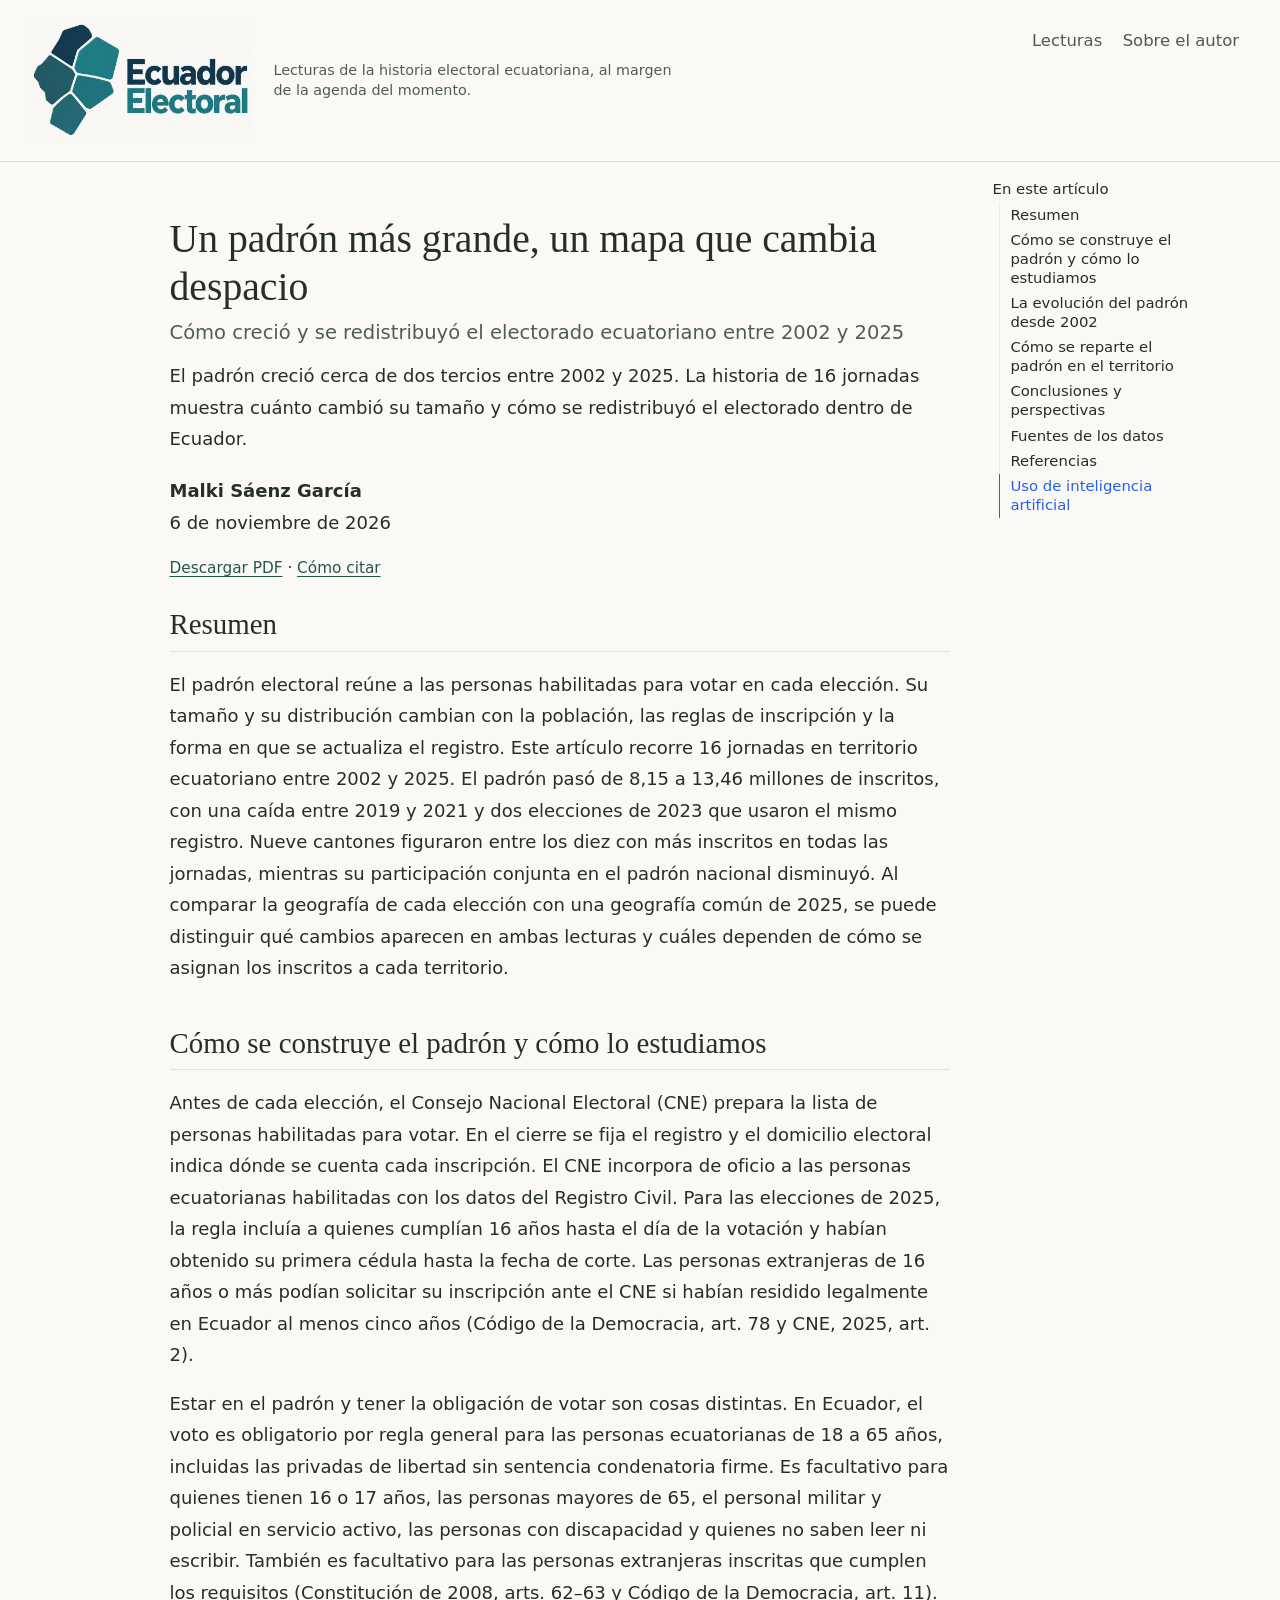
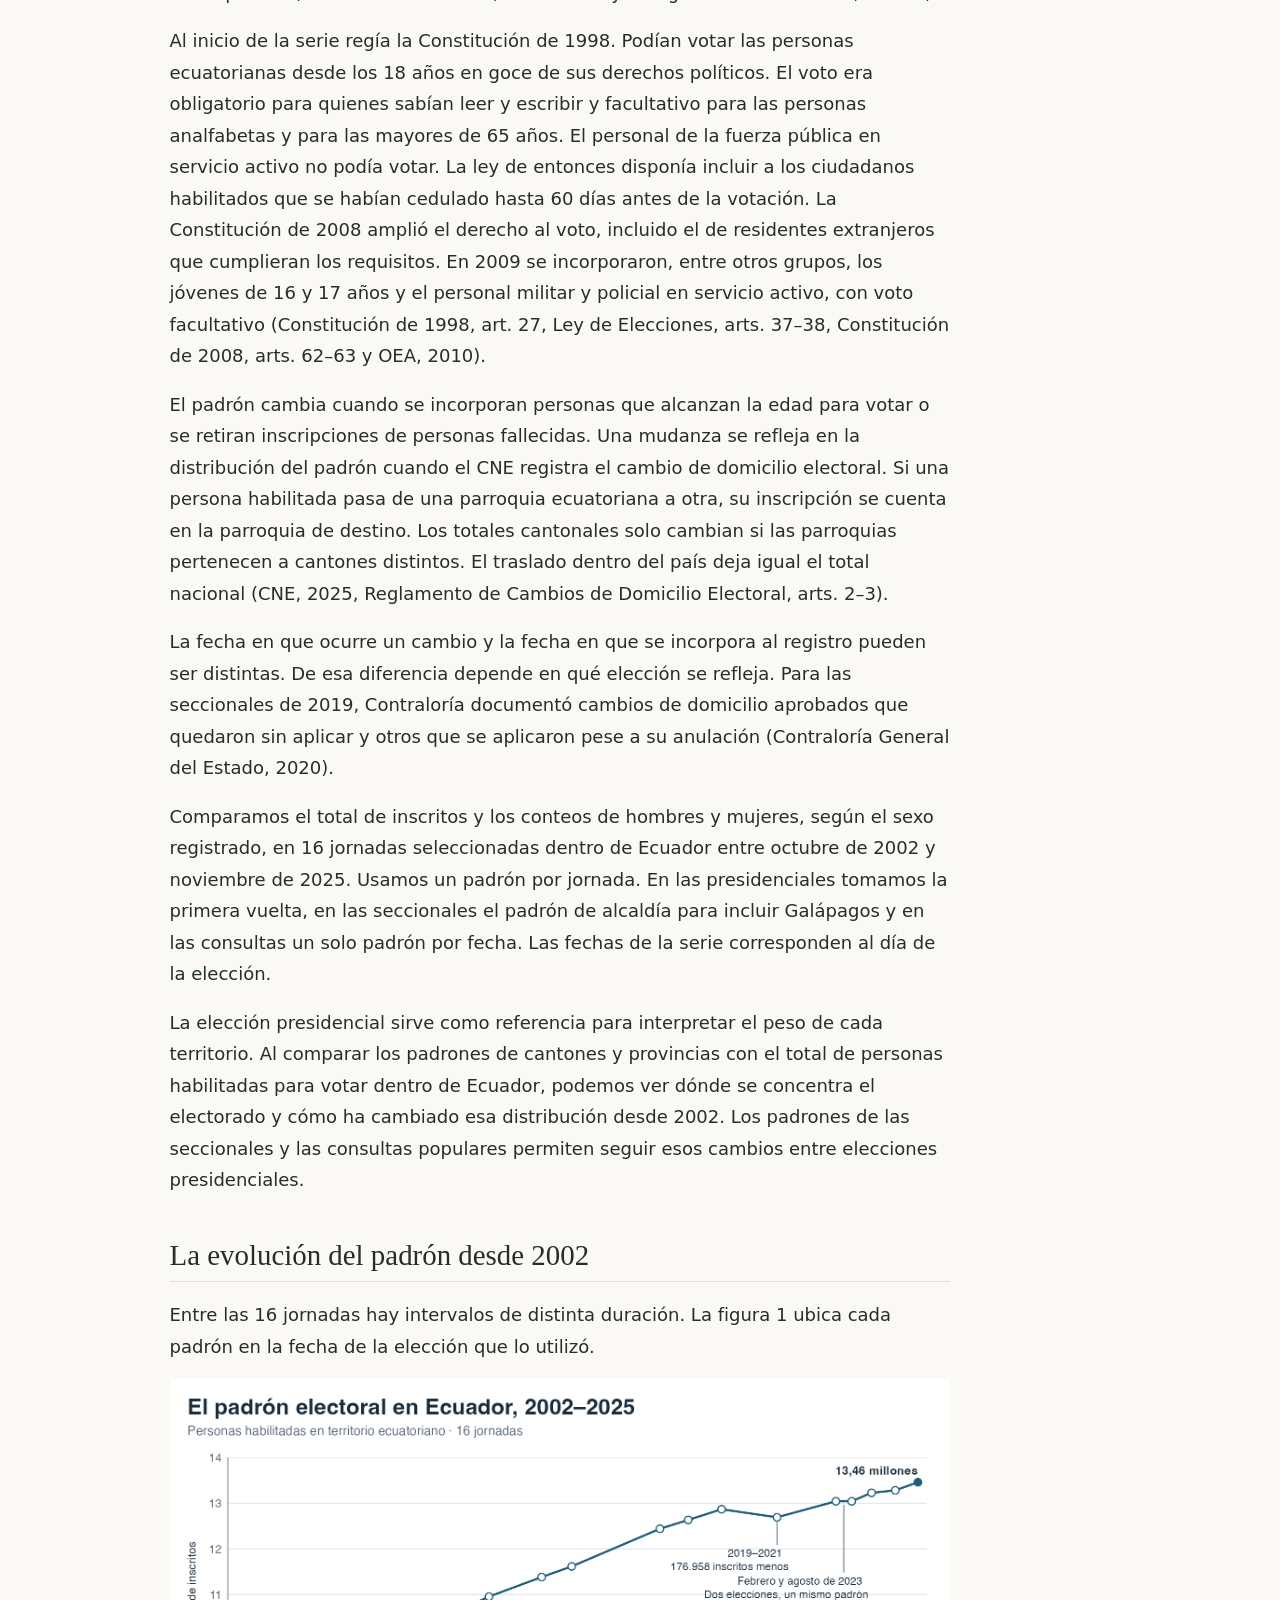
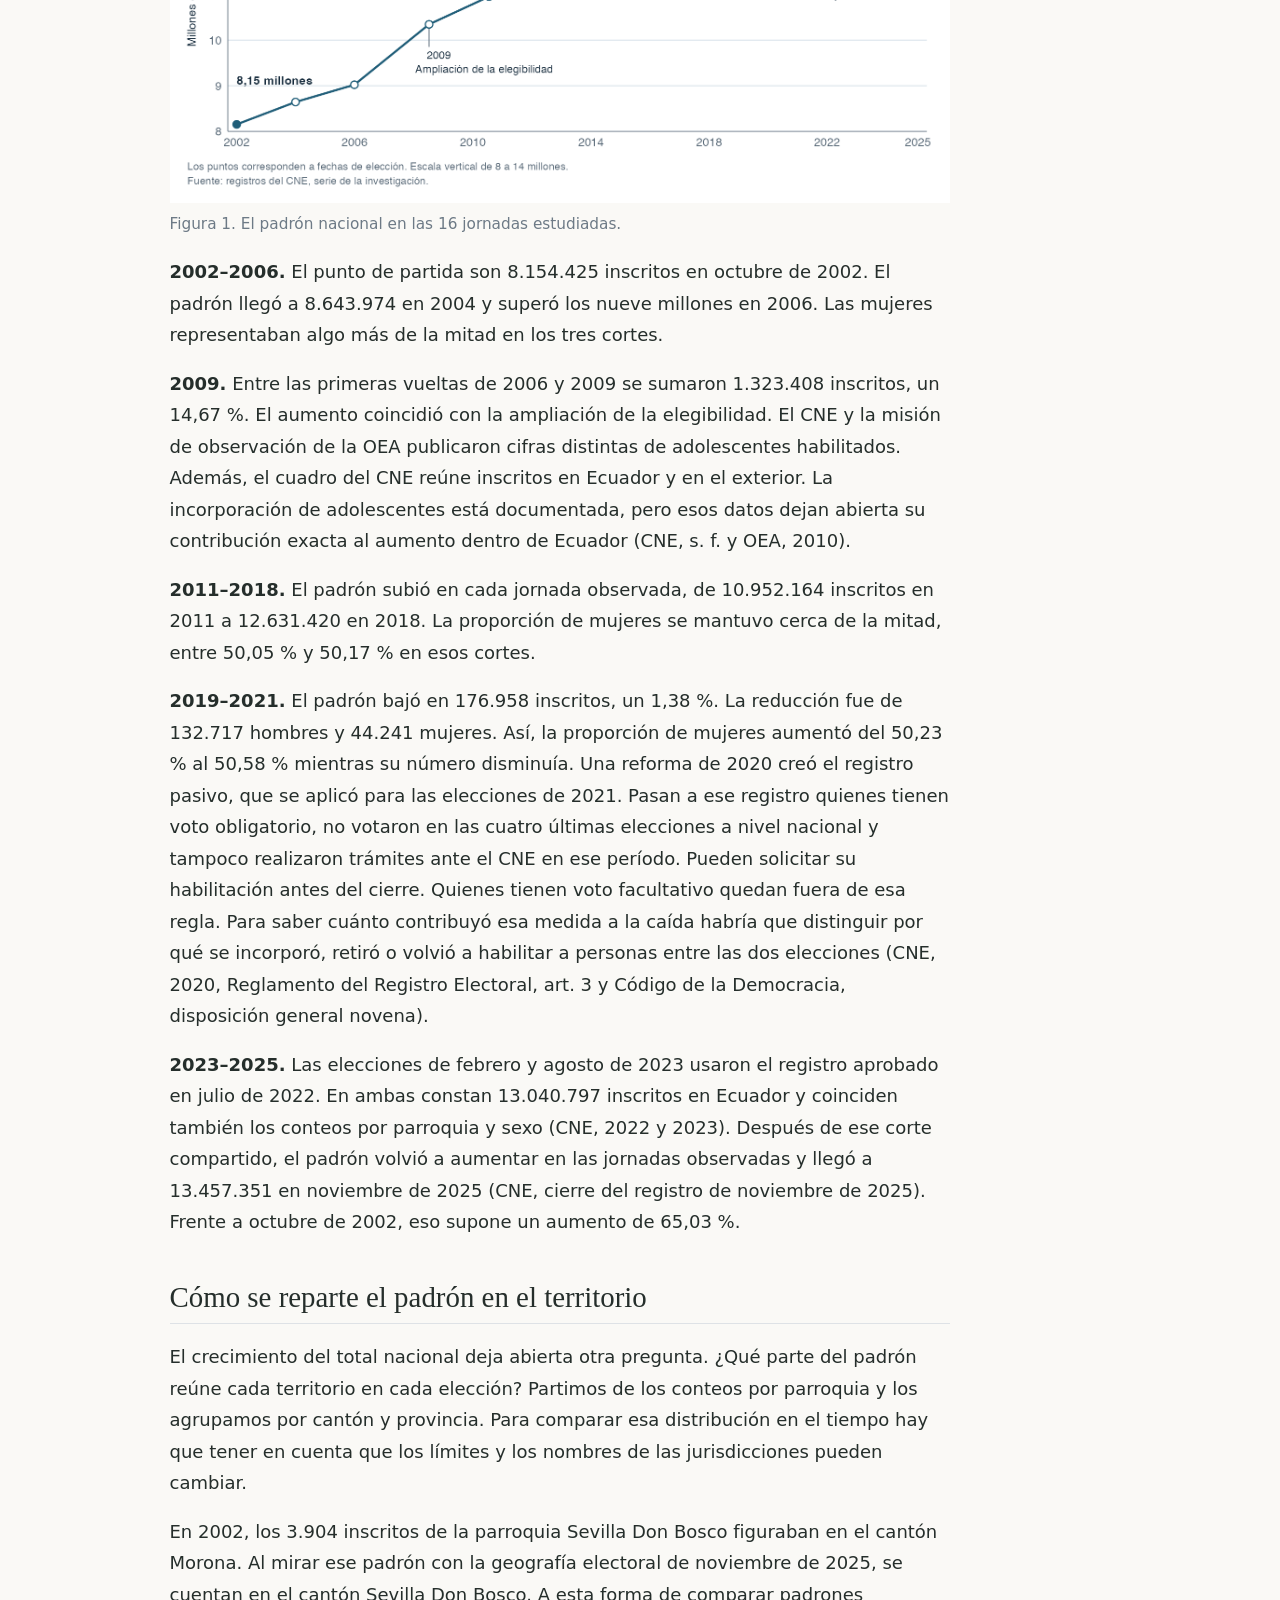
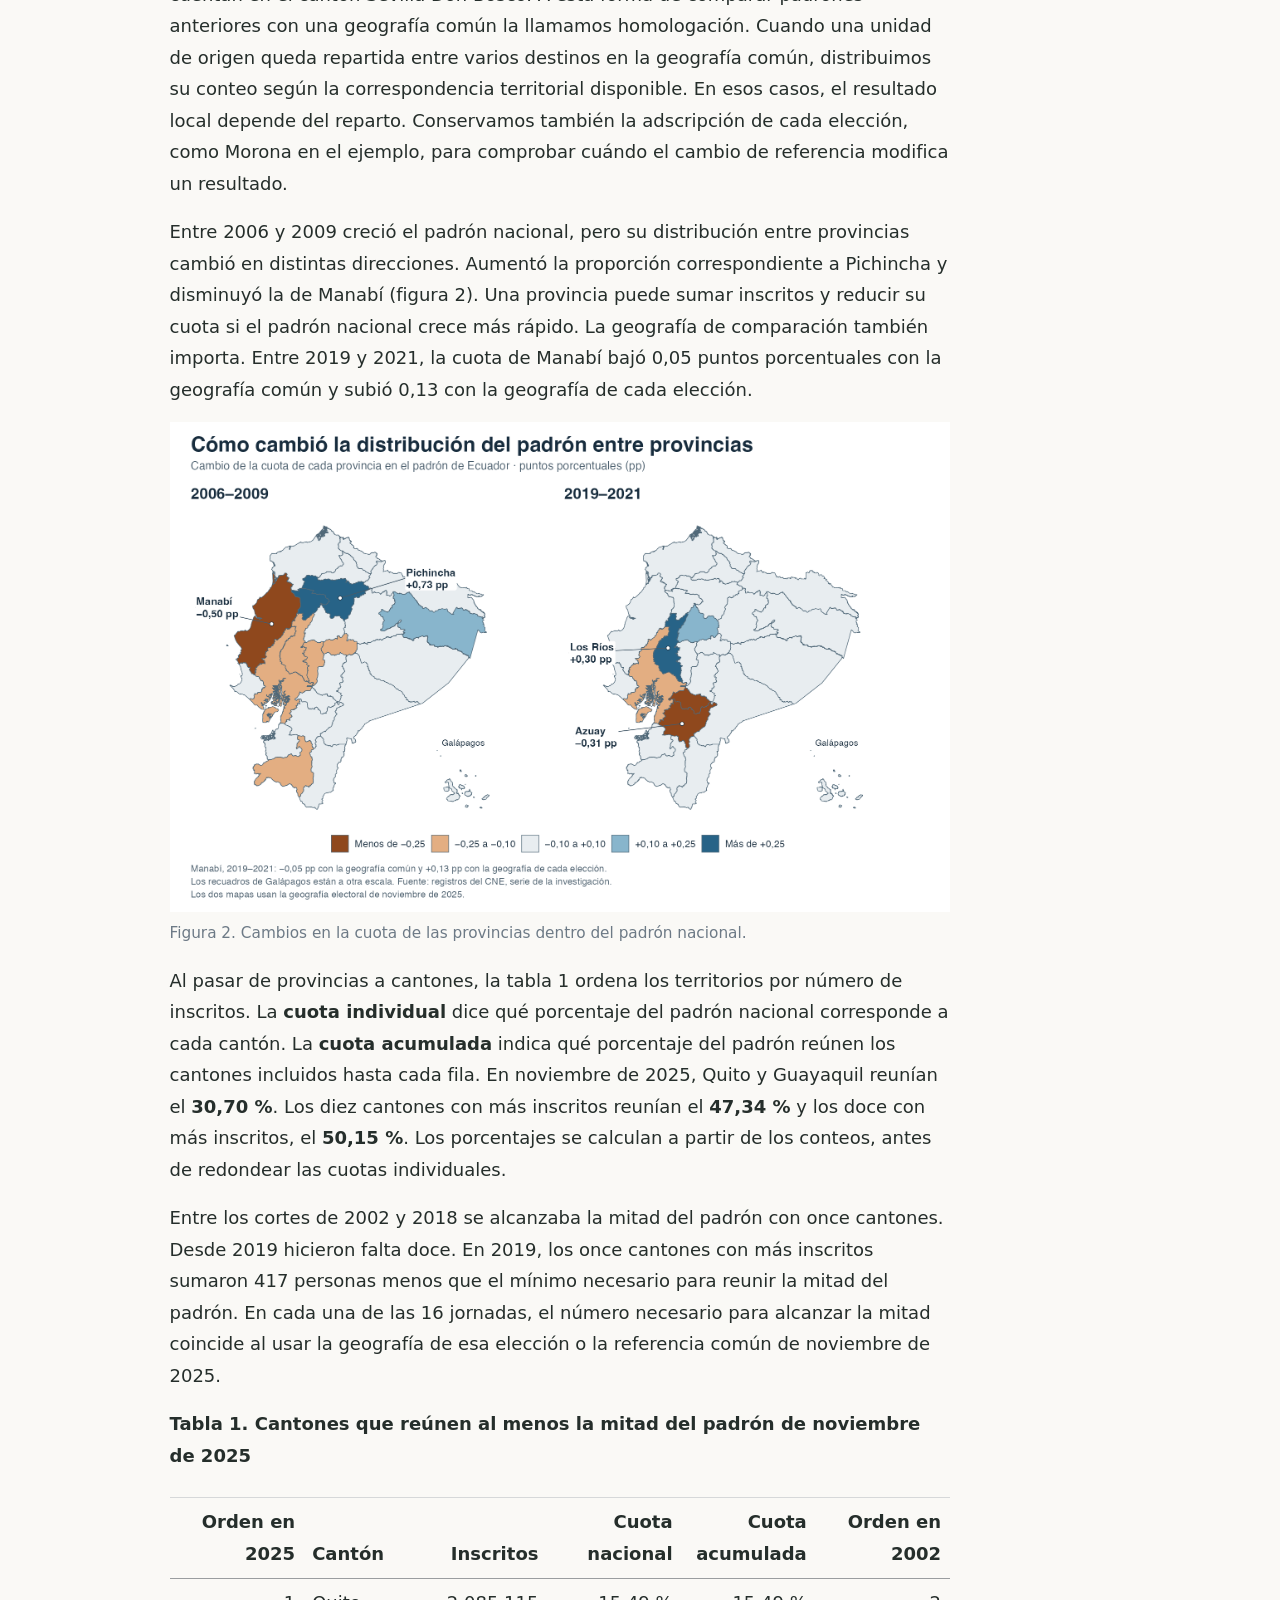
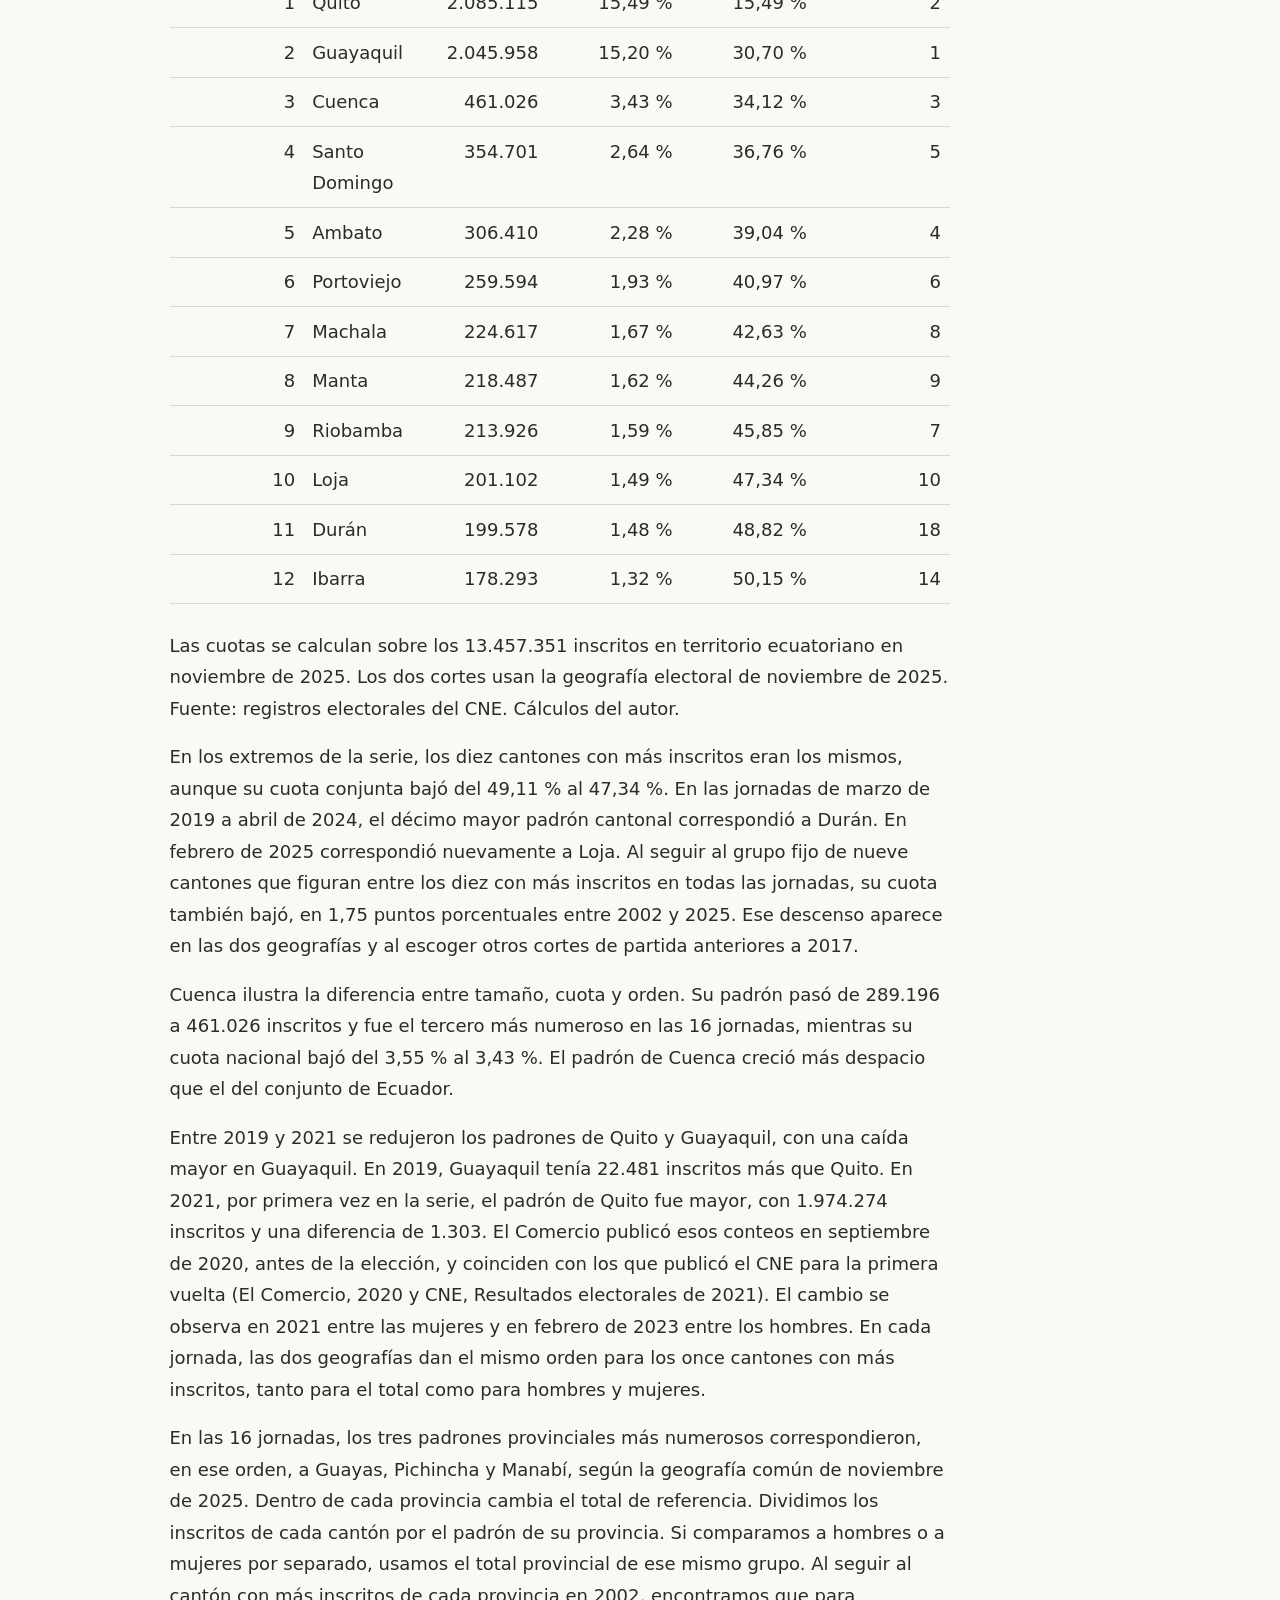
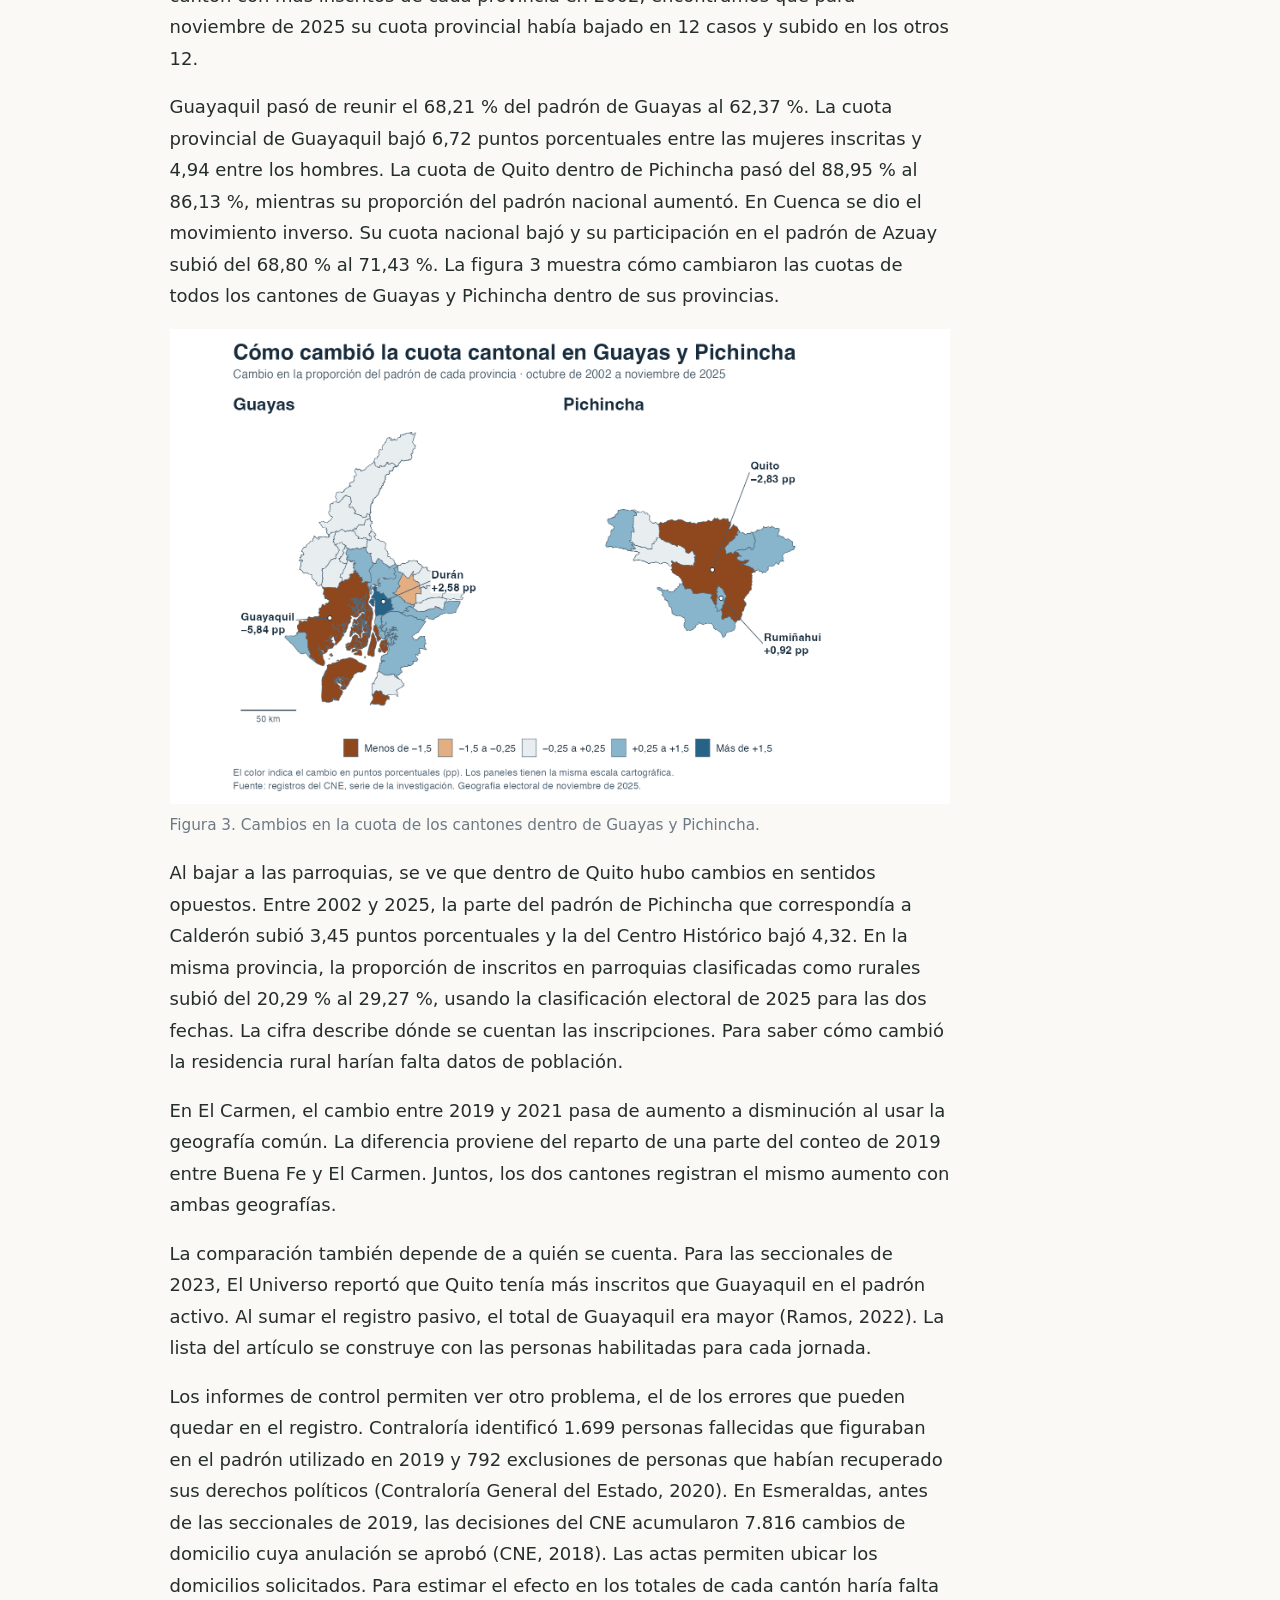
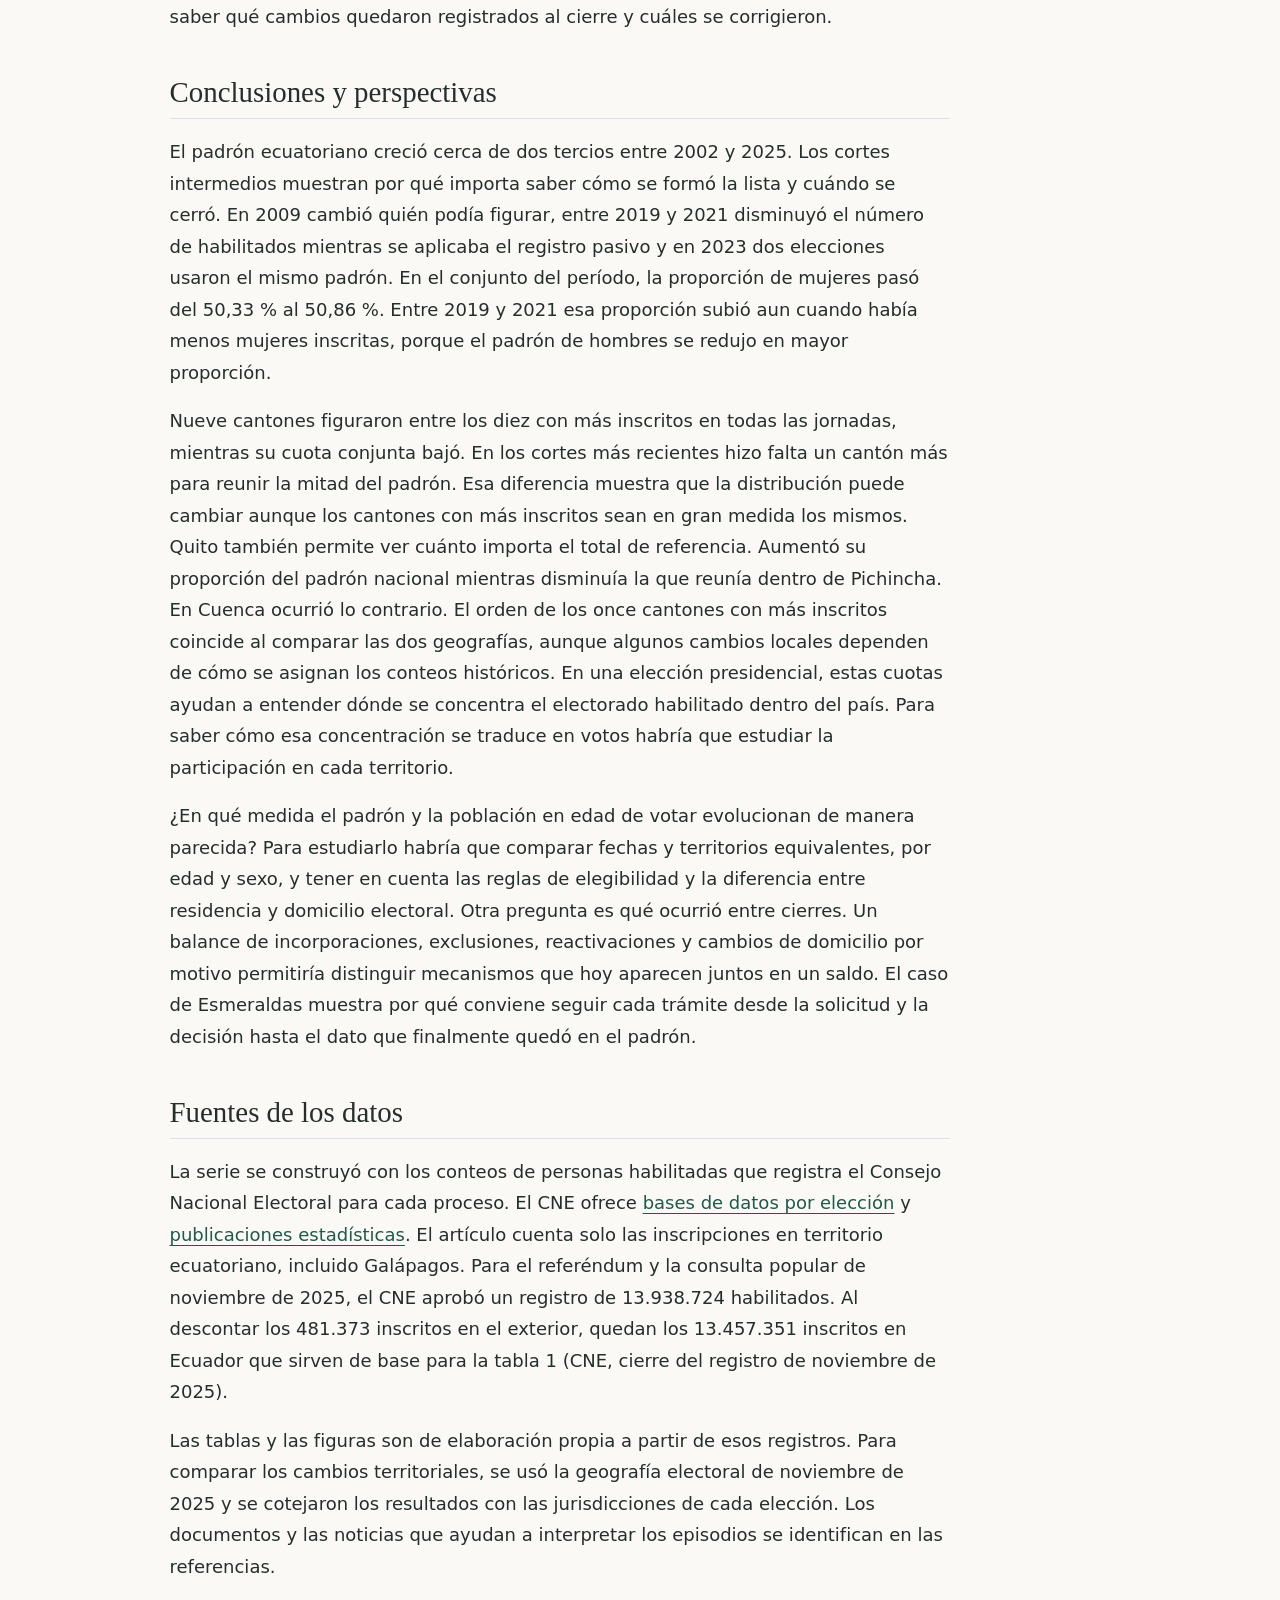
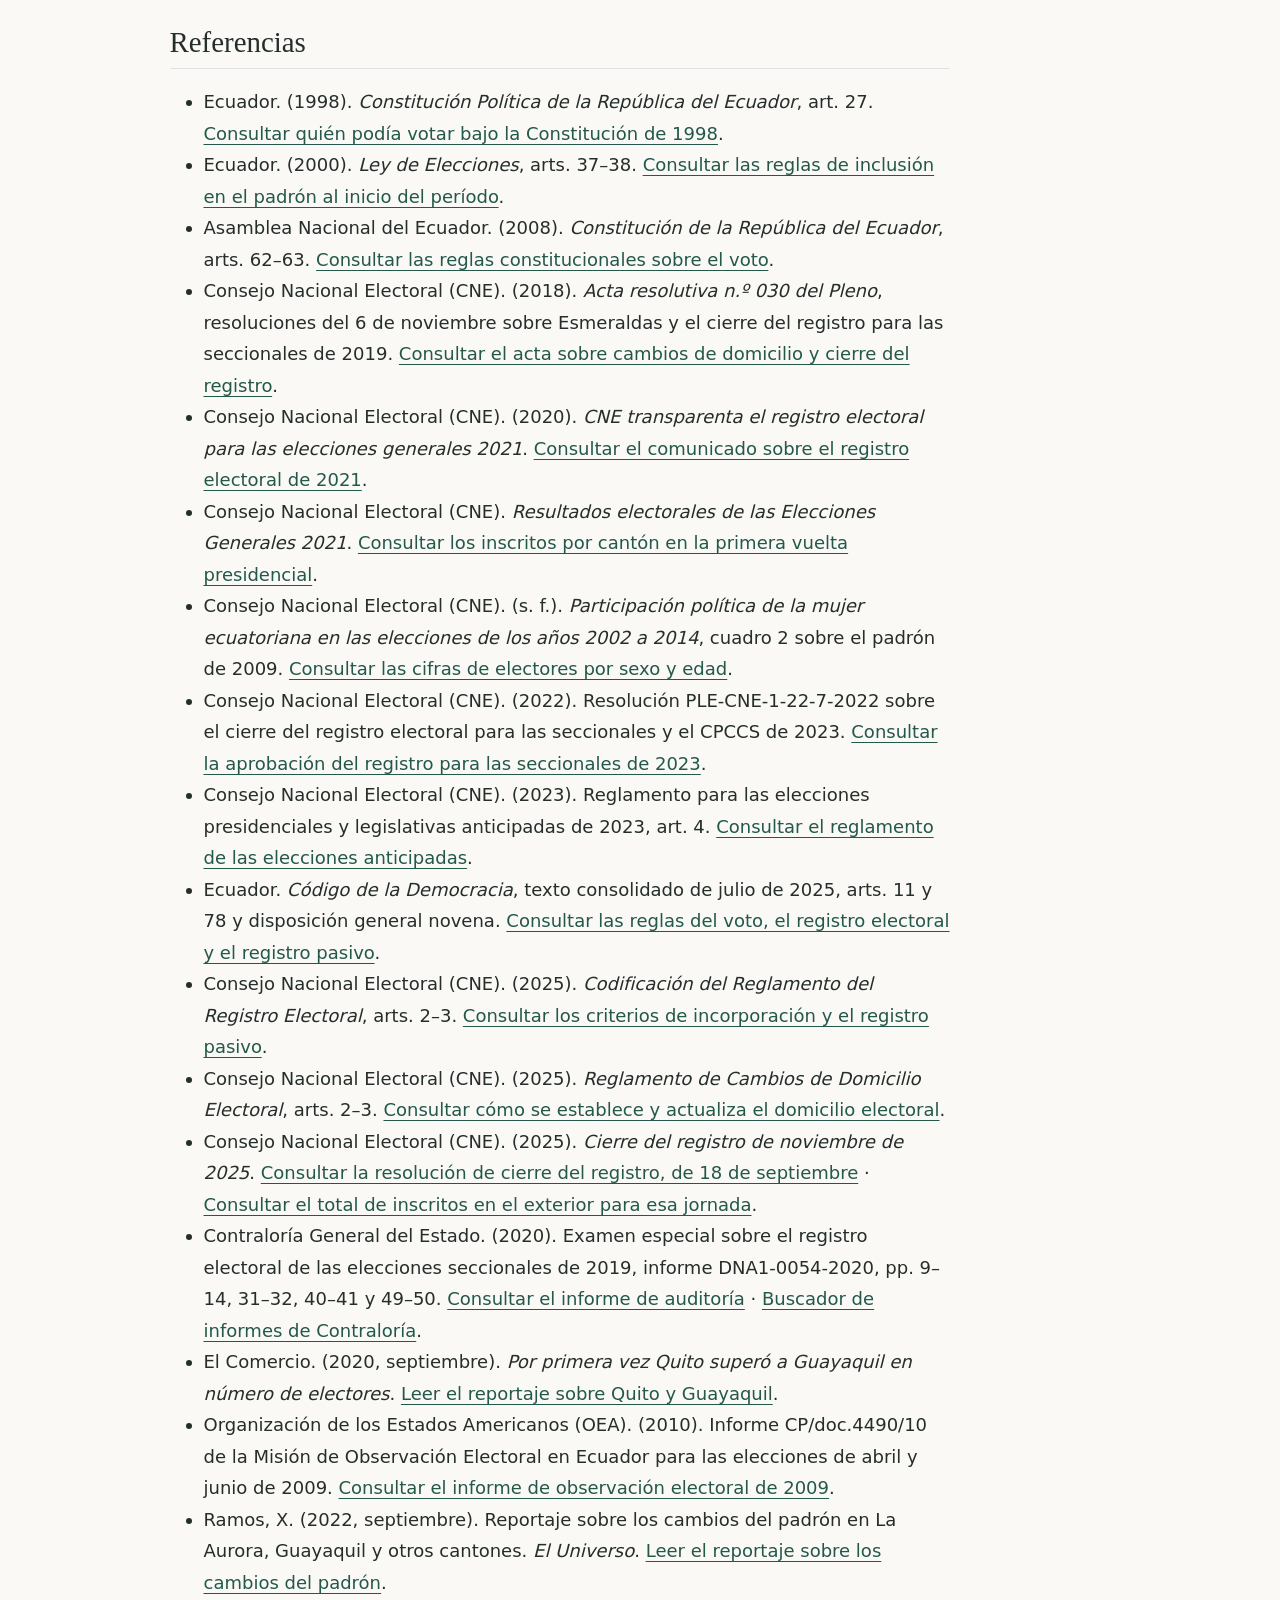
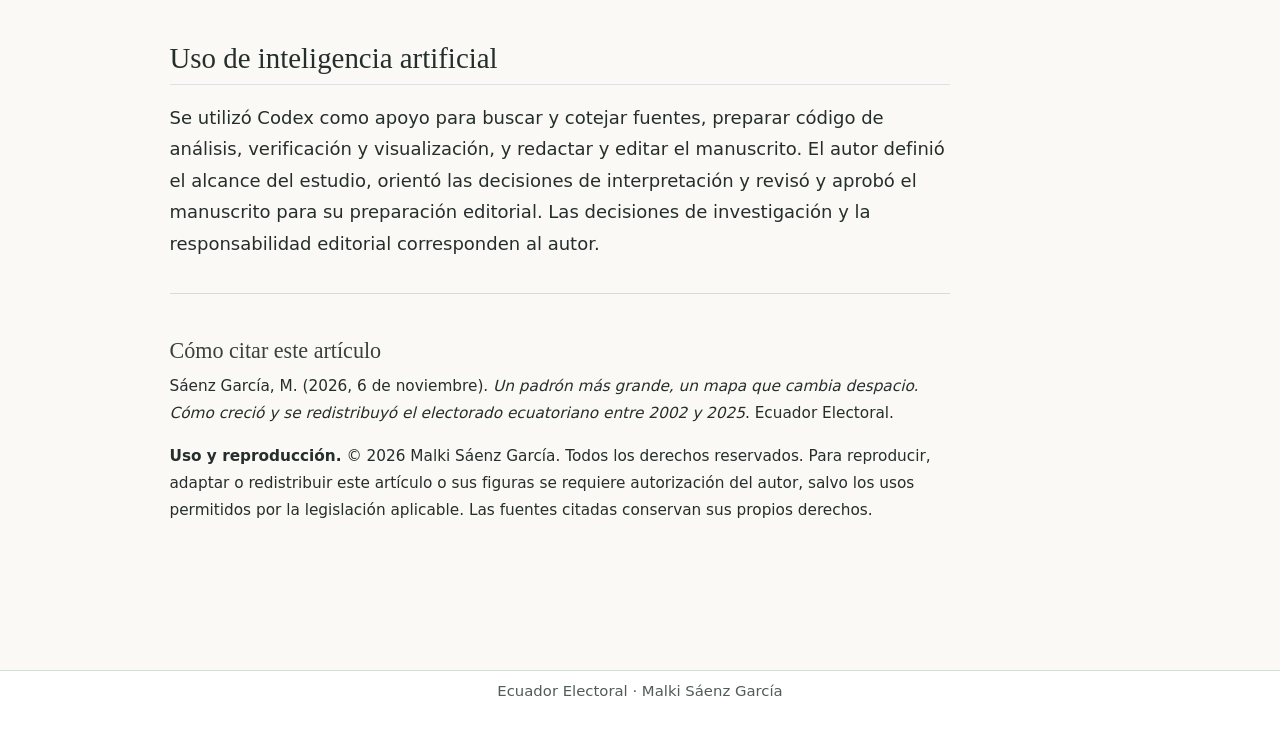
<file: articulos/padron-electoral-ecuador/index.html>
<!DOCTYPE html>
<html xmlns="http://www.w3.org/1999/xhtml" lang="es" xml:lang="es"><head>

<meta charset="utf-8">
<meta name="generator" content="quarto-1.9.38">

<meta name="viewport" content="width=device-width, initial-scale=1.0, user-scalable=yes">

<meta name="description" content="El padrón creció cerca de dos tercios entre 2002 y 2025. La historia de 16 jornadas muestra cuánto cambió su tamaño y cómo se redistribuyó el electorado dentro de Ecuador.">

<title>Un padrón más grande, un mapa que cambia despacio – Ecuador Electoral</title>
<style>
/* Default styles provided by pandoc.
** See https://pandoc.org/MANUAL.html#variables-for-html for config info.
*/
code{white-space: pre-wrap;}
span.smallcaps{font-variant: small-caps;}
div.columns{display: flex; gap: min(4vw, 1.5em);}
div.column{flex: auto; overflow-x: auto;}
div.hanging-indent{margin-left: 1.5em; text-indent: -1.5em;}
ul.task-list{list-style: none;}
ul.task-list li input[type="checkbox"] {
  width: 0.8em;
  margin: 0 0.8em 0.2em -1em; /* quarto-specific, see https://github.com/quarto-dev/quarto-cli/issues/4556 */ 
  vertical-align: middle;
}
</style>


<script src="../../site_libs/quarto-nav/quarto-nav.js"></script>
<script src="../../site_libs/quarto-nav/headroom.min.js"></script>
<script src="../../site_libs/clipboard/clipboard.min.js"></script>
<script src="../../site_libs/quarto-html/quarto.js" type="module"></script>
<script src="../../site_libs/quarto-html/tabsets/tabsets.js" type="module"></script>
<script src="../../site_libs/quarto-html/popper.min.js"></script>
<script src="../../site_libs/quarto-html/tippy.umd.min.js"></script>
<script src="../../site_libs/quarto-html/anchor.min.js"></script>
<link href="../../site_libs/quarto-html/tippy.css" rel="stylesheet">
<link href="../../site_libs/quarto-html/quarto-syntax-highlighting-15634bcf2e68342d4ad2dfa704d543f6.css" rel="stylesheet" id="quarto-text-highlighting-styles">
<script src="../../site_libs/bootstrap/bootstrap.min.js"></script>
<link href="../../site_libs/bootstrap/bootstrap-icons.css" rel="stylesheet">
<link href="../../site_libs/bootstrap/bootstrap-26d9cc88ab9604001aabd73cb1ea1d8f.min.css" rel="stylesheet" append-hash="true" id="quarto-bootstrap" data-mode="light">
<script src="../../site_libs/quarto-contrib/glightbox/glightbox.min.js"></script>
<link href="../../site_libs/quarto-contrib/glightbox/glightbox.min.css" rel="stylesheet">
<link href="../../site_libs/quarto-contrib/glightbox/lightbox.css" rel="stylesheet">
<script id="quarto-search-options" type="application/json">{
  "language": {
    "search-no-results-text": "No se han encontrado resultados",
    "search-matching-documents-text": "documentos encontrados",
    "search-copy-link-title": "Copiar el enlace en la búsqueda",
    "search-hide-matches-text": "Ocultar resultados adicionales",
    "search-more-match-text": "resultado adicional en este documento",
    "search-more-matches-text": "resultados adicionales en este documento",
    "search-clear-button-title": "Borrar",
    "search-text-placeholder": "",
    "search-detached-cancel-button-title": "Cancelar",
    "search-submit-button-title": "Enviar",
    "search-label": "Buscar"
  }
}</script>


<link rel="stylesheet" href="../../estilos.css">
<meta property="og:title" content="Un padrón más grande, un mapa que cambia despacio – Ecuador Electoral">
<meta property="og:description" content="El padrón creció cerca de dos tercios entre 2002 y 2025. La historia de 16 jornadas muestra cuánto cambió su tamaño y cómo se redistribuyó el electorado dentro de Ecuador.">
<meta property="og:image" content="https://msgr25.github.io/ecuador-electoral/assets/articulo-padron-electoral-ecuador.png">
<meta property="og:site_name" content="Ecuador Electoral">
<meta property="og:image:alt" content="Un padrón más grande, un mapa que cambia despacio. Malki Sáenz García.">
<meta name="twitter:title" content="Un padrón más grande, un mapa que cambia despacio – Ecuador Electoral">
<meta name="twitter:description" content="El padrón creció cerca de dos tercios entre 2002 y 2025. La historia de 16 jornadas muestra cuánto cambió su tamaño y cómo se redistribuyó el electorado dentro de Ecuador.">
<meta name="twitter:image" content="https://msgr25.github.io/ecuador-electoral/assets/articulo-padron-electoral-ecuador.png">
<meta name="twitter:image:alt" content="Un padrón más grande, un mapa que cambia despacio. Malki Sáenz García.">
<meta name="twitter:card" content="summary_large_image">
<link rel="canonical" href="https://msgr25.github.io/ecuador-electoral/articulos/padron-electoral-ecuador/">
</head>

<body class="nav-fixed articulo-electoral quarto-light">

<div id="quarto-search-results"></div>
  <header id="quarto-header" class="headroom fixed-top">
    <nav class="navbar navbar-expand-lg " data-bs-theme="dark">
      <div class="navbar-container container-fluid">
      <div class="navbar-brand-container mx-auto">
    <a href="../../index.html" class="navbar-brand navbar-brand-logo">
    <img src="../../assets/logotipo-ecuador-electoral.svg" alt="Ecuador Electoral" class="navbar-logo light-content">
    <img src="../../assets/logotipo-ecuador-electoral.svg" alt="Ecuador Electoral" class="navbar-logo dark-content">
    </a>
    <a class="navbar-brand" href="../../index.html">
    <span class="navbar-title"><span class="lema-sitio">Lecturas de la historia electoral ecuatoriana, al margen de la agenda del momento.</span></span>
    </a>
  </div>
          <button class="navbar-toggler" type="button" data-bs-toggle="collapse" data-bs-target="#navbarCollapse" aria-controls="navbarCollapse" role="menu" aria-expanded="false" aria-label="Navegación de palanca" onclick="if (window.quartoToggleHeadroom) { window.quartoToggleHeadroom(); }">
  <span class="navbar-toggler-icon"></span>
</button>
          <div class="collapse navbar-collapse" id="navbarCollapse">
            <ul class="navbar-nav navbar-nav-scroll ms-auto">
  <li class="nav-item">
    <a class="nav-link" href="../../index.html"> 
<span class="menu-text">Lecturas</span></a>
  </li>  
  <li class="nav-item">
    <a class="nav-link" href="../../sobre.html"> 
<span class="menu-text">Sobre el autor</span></a>
  </li>  
</ul>
          </div> <!-- /navcollapse -->
            <div class="quarto-navbar-tools">
</div>
      </div> <!-- /container-fluid -->
    </nav>
</header>
<!-- content -->
<div id="quarto-content" class="quarto-container page-columns page-rows-contents page-layout-article page-navbar">
<!-- sidebar -->
<!-- margin-sidebar -->
    <div id="quarto-margin-sidebar" class="sidebar margin-sidebar">
        <nav id="TOC" role="doc-toc" class="toc-active">
    <h2 id="toc-title">En este artículo</h2>
   
  <ul>
  <li><a href="#resumen" id="toc-resumen" class="nav-link active" data-scroll-target="#resumen">Resumen</a></li>
  <li><a href="#cómo-se-construye-el-padrón-y-cómo-lo-estudiamos" id="toc-cómo-se-construye-el-padrón-y-cómo-lo-estudiamos" class="nav-link" data-scroll-target="#cómo-se-construye-el-padrón-y-cómo-lo-estudiamos">Cómo se construye el padrón y cómo lo estudiamos</a></li>
  <li><a href="#la-evolución-del-padrón-desde-2002" id="toc-la-evolución-del-padrón-desde-2002" class="nav-link" data-scroll-target="#la-evolución-del-padrón-desde-2002">La evolución del padrón desde 2002</a></li>
  <li><a href="#cómo-se-reparte-el-padrón-en-el-territorio" id="toc-cómo-se-reparte-el-padrón-en-el-territorio" class="nav-link" data-scroll-target="#cómo-se-reparte-el-padrón-en-el-territorio">Cómo se reparte el padrón en el territorio</a></li>
  <li><a href="#conclusiones-y-perspectivas" id="toc-conclusiones-y-perspectivas" class="nav-link" data-scroll-target="#conclusiones-y-perspectivas">Conclusiones y perspectivas</a></li>
  <li><a href="#fuentes-de-los-datos" id="toc-fuentes-de-los-datos" class="nav-link" data-scroll-target="#fuentes-de-los-datos">Fuentes de los datos</a></li>
  <li><a href="#referencias" id="toc-referencias" class="nav-link" data-scroll-target="#referencias">Referencias</a></li>
  <li><a href="#uso-de-inteligencia-artificial" id="toc-uso-de-inteligencia-artificial" class="nav-link" data-scroll-target="#uso-de-inteligencia-artificial">Uso de inteligencia artificial</a></li>
  </ul>
</nav>
    </div>
<!-- main -->
<main class="content" id="quarto-document-content">

<header id="title-block-header" class="quarto-title-block default">
<div class="quarto-title">
<h1 class="title">Un padrón más grande, un mapa que cambia despacio</h1>
<p class="subtitle lead">Cómo creció y se redistribuyó el electorado ecuatoriano entre 2002 y 2025</p>
</div>

<div>
  <div class="description">
    El padrón creció cerca de dos tercios entre 2002 y 2025. La historia de 16 jornadas muestra cuánto cambió su tamaño y cómo se redistribuyó el electorado dentro de Ecuador.
  </div>
</div>


<div class="quarto-title-meta">

    
  
    
  </div>
  


</header>


<p><strong>Malki Sáenz García</strong><br>
6 de noviembre de 2026</p>
<div class="herramientas-lectura">
<p><a href="Padron_electoral_Ecuador_Malki_Saenz_Garcia_2026.pdf" download="Padron_electoral_Ecuador_Malki_Saenz_Garcia_2026.pdf">Descargar PDF</a> · <a href="#como-citar">Cómo citar</a></p>
</div>
<section id="resumen" class="level2">
<h2 class="anchored" data-anchor-id="resumen">Resumen</h2>
<p>El padrón electoral reúne a las personas habilitadas para votar en cada elección. Su tamaño y su distribución cambian con la población, las reglas de inscripción y la forma en que se actualiza el registro. Este artículo recorre 16 jornadas en territorio ecuatoriano entre 2002 y 2025. El padrón pasó de 8,15 a 13,46 millones de inscritos, con una caída entre 2019 y 2021 y dos elecciones de 2023 que usaron el mismo registro. Nueve cantones figuraron entre los diez con más inscritos en todas las jornadas, mientras su participación conjunta en el padrón nacional disminuyó. Al comparar la geografía de cada elección con una geografía común de 2025, se puede distinguir qué cambios aparecen en ambas lecturas y cuáles dependen de cómo se asignan los inscritos a cada territorio.</p>
</section>
<section id="cómo-se-construye-el-padrón-y-cómo-lo-estudiamos" class="level2">
<h2 class="anchored" data-anchor-id="cómo-se-construye-el-padrón-y-cómo-lo-estudiamos">Cómo se construye el padrón y cómo lo estudiamos</h2>
<p>Antes de cada elección, el Consejo Nacional Electoral (CNE) prepara la lista de personas habilitadas para votar. En el cierre se fija el registro y el domicilio electoral indica dónde se cuenta cada inscripción. El CNE incorpora de oficio a las personas ecuatorianas habilitadas con los datos del Registro Civil. Para las elecciones de 2025, la regla incluía a quienes cumplían 16 años hasta el día de la votación y habían obtenido su primera cédula hasta la fecha de corte. Las personas extranjeras de 16 años o más podían solicitar su inscripción ante el CNE si habían residido legalmente en Ecuador al menos cinco años (Código de la Democracia, art. 78 y CNE, 2025, art. 2).</p>
<p>Estar en el padrón y tener la obligación de votar son cosas distintas. En Ecuador, el voto es obligatorio por regla general para las personas ecuatorianas de 18 a 65 años, incluidas las privadas de libertad sin sentencia condenatoria firme. Es facultativo para quienes tienen 16 o 17 años, las personas mayores de 65, el personal militar y policial en servicio activo, las personas con discapacidad y quienes no saben leer ni escribir. También es facultativo para las personas extranjeras inscritas que cumplen los requisitos (Constitución de 2008, arts. 62–63 y Código de la Democracia, art. 11).</p>
<p>Al inicio de la serie regía la Constitución de 1998. Podían votar las personas ecuatorianas desde los 18 años en goce de sus derechos políticos. El voto era obligatorio para quienes sabían leer y escribir y facultativo para las personas analfabetas y para las mayores de 65 años. El personal de la fuerza pública en servicio activo no podía votar. La ley de entonces disponía incluir a los ciudadanos habilitados que se habían cedulado hasta 60 días antes de la votación. La Constitución de 2008 amplió el derecho al voto, incluido el de residentes extranjeros que cumplieran los requisitos. En 2009 se incorporaron, entre otros grupos, los jóvenes de 16 y 17 años y el personal militar y policial en servicio activo, con voto facultativo (Constitución de 1998, art. 27, Ley de Elecciones, arts. 37–38, Constitución de 2008, arts. 62–63 y OEA, 2010).</p>
<p>El padrón cambia cuando se incorporan personas que alcanzan la edad para votar o se retiran inscripciones de personas fallecidas. Una mudanza se refleja en la distribución del padrón cuando el CNE registra el cambio de domicilio electoral. Si una persona habilitada pasa de una parroquia ecuatoriana a otra, su inscripción se cuenta en la parroquia de destino. Los totales cantonales solo cambian si las parroquias pertenecen a cantones distintos. El traslado dentro del país deja igual el total nacional (CNE, 2025, Reglamento de Cambios de Domicilio Electoral, arts. 2–3).</p>
<p>La fecha en que ocurre un cambio y la fecha en que se incorpora al registro pueden ser distintas. De esa diferencia depende en qué elección se refleja. Para las seccionales de 2019, Contraloría documentó cambios de domicilio aprobados que quedaron sin aplicar y otros que se aplicaron pese a su anulación (Contraloría General del Estado, 2020).</p>
<p>Comparamos el total de inscritos y los conteos de hombres y mujeres, según el sexo registrado, en 16 jornadas seleccionadas dentro de Ecuador entre octubre de 2002 y noviembre de 2025. Usamos un padrón por jornada. En las presidenciales tomamos la primera vuelta, en las seccionales el padrón de alcaldía para incluir Galápagos y en las consultas un solo padrón por fecha. Las fechas de la serie corresponden al día de la elección.</p>
<p>La elección presidencial sirve como referencia para interpretar el peso de cada territorio. Al comparar los padrones de cantones y provincias con el total de personas habilitadas para votar dentro de Ecuador, podemos ver dónde se concentra el electorado y cómo ha cambiado esa distribución desde 2002. Los padrones de las seccionales y las consultas populares permiten seguir esos cambios entre elecciones presidenciales.</p>
</section>
<section id="la-evolución-del-padrón-desde-2002" class="level2">
<h2 class="anchored" data-anchor-id="la-evolución-del-padrón-desde-2002">La evolución del padrón desde 2002</h2>
<p>Entre las 16 jornadas hay intervalos de distinta duración. La figura 1 ubica cada padrón en la fecha de la elección que lo utilizó.</p>
<div class="quarto-figure quarto-figure-center">
<figure class="figure">
<p><a href="figuras/serie_nacional_padron.png" class="lightbox" data-gallery="quarto-lightbox-gallery-1" title="Figura 1. El padrón nacional en las 16 jornadas estudiadas."><img src="figuras/serie_nacional_padron.png" class="img-fluid figure-img" alt="Serie de 16 elecciones. El padrón aumenta de 8,15 a 13,46 millones, disminuye entre 2019 y 2021 y registra el mismo total en febrero y agosto de 2023."></a></p>
<figcaption>Figura 1. El padrón nacional en las 16 jornadas estudiadas.</figcaption>
</figure>
</div>
<p><strong>2002–2006.</strong> El punto de partida son 8.154.425 inscritos en octubre de 2002. El padrón llegó a 8.643.974 en 2004 y superó los nueve millones en 2006. Las mujeres representaban algo más de la mitad en los tres cortes.</p>
<p><strong>2009.</strong> Entre las primeras vueltas de 2006 y 2009 se sumaron 1.323.408 inscritos, un 14,67 %. El aumento coincidió con la ampliación de la elegibilidad. El CNE y la misión de observación de la OEA publicaron cifras distintas de adolescentes habilitados. Además, el cuadro del CNE reúne inscritos en Ecuador y en el exterior. La incorporación de adolescentes está documentada, pero esos datos dejan abierta su contribución exacta al aumento dentro de Ecuador (CNE, s. f.&nbsp;y OEA, 2010).</p>
<p><strong>2011–2018.</strong> El padrón subió en cada jornada observada, de 10.952.164 inscritos en 2011 a 12.631.420 en 2018. La proporción de mujeres se mantuvo cerca de la mitad, entre 50,05 % y 50,17 % en esos cortes.</p>
<p><strong>2019–2021.</strong> El padrón bajó en 176.958 inscritos, un 1,38 %. La reducción fue de 132.717 hombres y 44.241 mujeres. Así, la proporción de mujeres aumentó del 50,23 % al 50,58 % mientras su número disminuía. Una reforma de 2020 creó el registro pasivo, que se aplicó para las elecciones de 2021. Pasan a ese registro quienes tienen voto obligatorio, no votaron en las cuatro últimas elecciones a nivel nacional y tampoco realizaron trámites ante el CNE en ese período. Pueden solicitar su habilitación antes del cierre. Quienes tienen voto facultativo quedan fuera de esa regla. Para saber cuánto contribuyó esa medida a la caída habría que distinguir por qué se incorporó, retiró o volvió a habilitar a personas entre las dos elecciones (CNE, 2020, Reglamento del Registro Electoral, art. 3 y Código de la Democracia, disposición general novena).</p>
<p><strong>2023–2025.</strong> Las elecciones de febrero y agosto de 2023 usaron el registro aprobado en julio de 2022. En ambas constan 13.040.797 inscritos en Ecuador y coinciden también los conteos por parroquia y sexo (CNE, 2022 y 2023). Después de ese corte compartido, el padrón volvió a aumentar en las jornadas observadas y llegó a 13.457.351 en noviembre de 2025 (CNE, cierre del registro de noviembre de 2025). Frente a octubre de 2002, eso supone un aumento de 65,03 %.</p>
</section>
<section id="cómo-se-reparte-el-padrón-en-el-territorio" class="level2">
<h2 class="anchored" data-anchor-id="cómo-se-reparte-el-padrón-en-el-territorio">Cómo se reparte el padrón en el territorio</h2>
<p>El crecimiento del total nacional deja abierta otra pregunta. ¿Qué parte del padrón reúne cada territorio en cada elección? Partimos de los conteos por parroquia y los agrupamos por cantón y provincia. Para comparar esa distribución en el tiempo hay que tener en cuenta que los límites y los nombres de las jurisdicciones pueden cambiar.</p>
<p>En 2002, los 3.904 inscritos de la parroquia Sevilla Don Bosco figuraban en el cantón Morona. Al mirar ese padrón con la geografía electoral de noviembre de 2025, se cuentan en el cantón Sevilla Don Bosco. A esta forma de comparar padrones anteriores con una geografía común la llamamos homologación. Cuando una unidad de origen queda repartida entre varios destinos en la geografía común, distribuimos su conteo según la correspondencia territorial disponible. En esos casos, el resultado local depende del reparto. Conservamos también la adscripción de cada elección, como Morona en el ejemplo, para comprobar cuándo el cambio de referencia modifica un resultado.</p>
<p>Entre 2006 y 2009 creció el padrón nacional, pero su distribución entre provincias cambió en distintas direcciones. Aumentó la proporción correspondiente a Pichincha y disminuyó la de Manabí (figura 2). Una provincia puede sumar inscritos y reducir su cuota si el padrón nacional crece más rápido. La geografía de comparación también importa. Entre 2019 y 2021, la cuota de Manabí bajó 0,05 puntos porcentuales con la geografía común y subió 0,13 con la geografía de cada elección.</p>
<div class="quarto-figure quarto-figure-center">
<figure class="figure">
<p><a href="figuras/cuota_provincial_ecuador_dos_periodos.png" class="lightbox" data-gallery="quarto-lightbox-gallery-2" title="Figura 2. Cambios en la cuota de las provincias dentro del padrón nacional."><img src="figuras/cuota_provincial_ecuador_dos_periodos.png" class="img-fluid figure-img" alt="Dos mapas nacionales a escala provincial para 2006–2009 y 2019–2021, con Galápagos en recuadros. Muestran el cambio de la cuota nacional en puntos porcentuales. En 2006–2009, Pichincha aumentó 0,73 y Manabí disminuyó 0,50. En 2019–2021, Azuay disminuyó 0,31 y Los Ríos aumentó 0,30 en la geografía común."></a></p>
<figcaption>Figura 2. Cambios en la cuota de las provincias dentro del padrón nacional.</figcaption>
</figure>
</div>
<p>Al pasar de provincias a cantones, la tabla 1 ordena los territorios por número de inscritos. La <strong>cuota individual</strong> dice qué porcentaje del padrón nacional corresponde a cada cantón. La <strong>cuota acumulada</strong> indica qué porcentaje del padrón reúnen los cantones incluidos hasta cada fila. En noviembre de 2025, Quito y Guayaquil reunían el <strong>30,70 %</strong>. Los diez cantones con más inscritos reunían el <strong>47,34 %</strong> y los doce con más inscritos, el <strong>50,15 %</strong>. Los porcentajes se calculan a partir de los conteos, antes de redondear las cuotas individuales.</p>
<p>Entre los cortes de 2002 y 2018 se alcanzaba la mitad del padrón con once cantones. Desde 2019 hicieron falta doce. En 2019, los once cantones con más inscritos sumaron 417 personas menos que el mínimo necesario para reunir la mitad del padrón. En cada una de las 16 jornadas, el número necesario para alcanzar la mitad coincide al usar la geografía de esa elección o la referencia común de noviembre de 2025.</p>
<p><strong>Tabla 1. Cantones que reúnen al menos la mitad del padrón de noviembre de 2025</strong></p>
<table class="caption-top table">
<colgroup>
<col style="width: 17%">
<col style="width: 13%">
<col style="width: 17%">
<col style="width: 17%">
<col style="width: 17%">
<col style="width: 17%">
</colgroup>
<thead>
<tr class="header">
<th style="text-align: right;">Orden en 2025</th>
<th>Cantón</th>
<th style="text-align: right;">Inscritos</th>
<th style="text-align: right;">Cuota nacional</th>
<th style="text-align: right;">Cuota acumulada</th>
<th style="text-align: right;">Orden en 2002</th>
</tr>
</thead>
<tbody>
<tr class="odd">
<td style="text-align: right;">1</td>
<td>Quito</td>
<td style="text-align: right;">2.085.115</td>
<td style="text-align: right;">15,49 %</td>
<td style="text-align: right;">15,49 %</td>
<td style="text-align: right;">2</td>
</tr>
<tr class="even">
<td style="text-align: right;">2</td>
<td>Guayaquil</td>
<td style="text-align: right;">2.045.958</td>
<td style="text-align: right;">15,20 %</td>
<td style="text-align: right;">30,70 %</td>
<td style="text-align: right;">1</td>
</tr>
<tr class="odd">
<td style="text-align: right;">3</td>
<td>Cuenca</td>
<td style="text-align: right;">461.026</td>
<td style="text-align: right;">3,43 %</td>
<td style="text-align: right;">34,12 %</td>
<td style="text-align: right;">3</td>
</tr>
<tr class="even">
<td style="text-align: right;">4</td>
<td>Santo Domingo</td>
<td style="text-align: right;">354.701</td>
<td style="text-align: right;">2,64 %</td>
<td style="text-align: right;">36,76 %</td>
<td style="text-align: right;">5</td>
</tr>
<tr class="odd">
<td style="text-align: right;">5</td>
<td>Ambato</td>
<td style="text-align: right;">306.410</td>
<td style="text-align: right;">2,28 %</td>
<td style="text-align: right;">39,04 %</td>
<td style="text-align: right;">4</td>
</tr>
<tr class="even">
<td style="text-align: right;">6</td>
<td>Portoviejo</td>
<td style="text-align: right;">259.594</td>
<td style="text-align: right;">1,93 %</td>
<td style="text-align: right;">40,97 %</td>
<td style="text-align: right;">6</td>
</tr>
<tr class="odd">
<td style="text-align: right;">7</td>
<td>Machala</td>
<td style="text-align: right;">224.617</td>
<td style="text-align: right;">1,67 %</td>
<td style="text-align: right;">42,63 %</td>
<td style="text-align: right;">8</td>
</tr>
<tr class="even">
<td style="text-align: right;">8</td>
<td>Manta</td>
<td style="text-align: right;">218.487</td>
<td style="text-align: right;">1,62 %</td>
<td style="text-align: right;">44,26 %</td>
<td style="text-align: right;">9</td>
</tr>
<tr class="odd">
<td style="text-align: right;">9</td>
<td>Riobamba</td>
<td style="text-align: right;">213.926</td>
<td style="text-align: right;">1,59 %</td>
<td style="text-align: right;">45,85 %</td>
<td style="text-align: right;">7</td>
</tr>
<tr class="even">
<td style="text-align: right;">10</td>
<td>Loja</td>
<td style="text-align: right;">201.102</td>
<td style="text-align: right;">1,49 %</td>
<td style="text-align: right;">47,34 %</td>
<td style="text-align: right;">10</td>
</tr>
<tr class="odd">
<td style="text-align: right;">11</td>
<td>Durán</td>
<td style="text-align: right;">199.578</td>
<td style="text-align: right;">1,48 %</td>
<td style="text-align: right;">48,82 %</td>
<td style="text-align: right;">18</td>
</tr>
<tr class="even">
<td style="text-align: right;">12</td>
<td>Ibarra</td>
<td style="text-align: right;">178.293</td>
<td style="text-align: right;">1,32 %</td>
<td style="text-align: right;">50,15 %</td>
<td style="text-align: right;">14</td>
</tr>
</tbody>
</table>
<p>Las cuotas se calculan sobre los 13.457.351 inscritos en territorio ecuatoriano en noviembre de 2025. Los dos cortes usan la geografía electoral de noviembre de 2025. Fuente: registros electorales del CNE. Cálculos del autor.</p>
<p>En los extremos de la serie, los diez cantones con más inscritos eran los mismos, aunque su cuota conjunta bajó del 49,11 % al 47,34 %. En las jornadas de marzo de 2019 a abril de 2024, el décimo mayor padrón cantonal correspondió a Durán. En febrero de 2025 correspondió nuevamente a Loja. Al seguir al grupo fijo de nueve cantones que figuran entre los diez con más inscritos en todas las jornadas, su cuota también bajó, en 1,75 puntos porcentuales entre 2002 y 2025. Ese descenso aparece en las dos geografías y al escoger otros cortes de partida anteriores a 2017.</p>
<p>Cuenca ilustra la diferencia entre tamaño, cuota y orden. Su padrón pasó de 289.196 a 461.026 inscritos y fue el tercero más numeroso en las 16 jornadas, mientras su cuota nacional bajó del 3,55 % al 3,43 %. El padrón de Cuenca creció más despacio que el del conjunto de Ecuador.</p>
<p>Entre 2019 y 2021 se redujeron los padrones de Quito y Guayaquil, con una caída mayor en Guayaquil. En 2019, Guayaquil tenía 22.481 inscritos más que Quito. En 2021, por primera vez en la serie, el padrón de Quito fue mayor, con 1.974.274 inscritos y una diferencia de 1.303. El Comercio publicó esos conteos en septiembre de 2020, antes de la elección, y coinciden con los que publicó el CNE para la primera vuelta (El Comercio, 2020 y CNE, Resultados electorales de 2021). El cambio se observa en 2021 entre las mujeres y en febrero de 2023 entre los hombres. En cada jornada, las dos geografías dan el mismo orden para los once cantones con más inscritos, tanto para el total como para hombres y mujeres.</p>
<p>En las 16 jornadas, los tres padrones provinciales más numerosos correspondieron, en ese orden, a Guayas, Pichincha y Manabí, según la geografía común de noviembre de 2025. Dentro de cada provincia cambia el total de referencia. Dividimos los inscritos de cada cantón por el padrón de su provincia. Si comparamos a hombres o a mujeres por separado, usamos el total provincial de ese mismo grupo. Al seguir al cantón con más inscritos de cada provincia en 2002, encontramos que para noviembre de 2025 su cuota provincial había bajado en 12 casos y subido en los otros 12.</p>
<p>Guayaquil pasó de reunir el 68,21 % del padrón de Guayas al 62,37 %. La cuota provincial de Guayaquil bajó 6,72 puntos porcentuales entre las mujeres inscritas y 4,94 entre los hombres. La cuota de Quito dentro de Pichincha pasó del 88,95 % al 86,13 %, mientras su proporción del padrón nacional aumentó. En Cuenca se dio el movimiento inverso. Su cuota nacional bajó y su participación en el padrón de Azuay subió del 68,80 % al 71,43 %. La figura 3 muestra cómo cambiaron las cuotas de todos los cantones de Guayas y Pichincha dentro de sus provincias.</p>
<div class="quarto-figure quarto-figure-center">
<figure class="figure">
<p><a href="figuras/cuota_cantonal_guayas_pichincha.png" class="lightbox" data-gallery="quarto-lightbox-gallery-3" title="Figura 3. Cambios en la cuota de los cantones dentro de Guayas y Pichincha."><img src="figuras/cuota_cantonal_guayas_pichincha.png" class="img-fluid figure-img" alt="Mapa de cambios en la cuota cantonal dentro de Guayas y Pichincha. Entre 2002 y 2025, Guayaquil y Quito disminuyeron 5,84 y 2,83 puntos porcentuales, y Durán y Rumiñahui aumentaron 2,58 y 0,92."></a></p>
<figcaption>Figura 3. Cambios en la cuota de los cantones dentro de Guayas y Pichincha.</figcaption>
</figure>
</div>
<p>Al bajar a las parroquias, se ve que dentro de Quito hubo cambios en sentidos opuestos. Entre 2002 y 2025, la parte del padrón de Pichincha que correspondía a Calderón subió 3,45 puntos porcentuales y la del Centro Histórico bajó 4,32. En la misma provincia, la proporción de inscritos en parroquias clasificadas como rurales subió del 20,29 % al 29,27 %, usando la clasificación electoral de 2025 para las dos fechas. La cifra describe dónde se cuentan las inscripciones. Para saber cómo cambió la residencia rural harían falta datos de población.</p>
<p>En El Carmen, el cambio entre 2019 y 2021 pasa de aumento a disminución al usar la geografía común. La diferencia proviene del reparto de una parte del conteo de 2019 entre Buena Fe y El Carmen. Juntos, los dos cantones registran el mismo aumento con ambas geografías.</p>
<p>La comparación también depende de a quién se cuenta. Para las seccionales de 2023, El Universo reportó que Quito tenía más inscritos que Guayaquil en el padrón activo. Al sumar el registro pasivo, el total de Guayaquil era mayor (Ramos, 2022). La lista del artículo se construye con las personas habilitadas para cada jornada.</p>
<p>Los informes de control permiten ver otro problema, el de los errores que pueden quedar en el registro. Contraloría identificó 1.699 personas fallecidas que figuraban en el padrón utilizado en 2019 y 792 exclusiones de personas que habían recuperado sus derechos políticos (Contraloría General del Estado, 2020). En Esmeraldas, antes de las seccionales de 2019, las decisiones del CNE acumularon 7.816 cambios de domicilio cuya anulación se aprobó (CNE, 2018). Las actas permiten ubicar los domicilios solicitados. Para estimar el efecto en los totales de cada cantón haría falta saber qué cambios quedaron registrados al cierre y cuáles se corrigieron.</p>
</section>
<section id="conclusiones-y-perspectivas" class="level2">
<h2 class="anchored" data-anchor-id="conclusiones-y-perspectivas">Conclusiones y perspectivas</h2>
<p>El padrón ecuatoriano creció cerca de dos tercios entre 2002 y 2025. Los cortes intermedios muestran por qué importa saber cómo se formó la lista y cuándo se cerró. En 2009 cambió quién podía figurar, entre 2019 y 2021 disminuyó el número de habilitados mientras se aplicaba el registro pasivo y en 2023 dos elecciones usaron el mismo padrón. En el conjunto del período, la proporción de mujeres pasó del 50,33 % al 50,86 %. Entre 2019 y 2021 esa proporción subió aun cuando había menos mujeres inscritas, porque el padrón de hombres se redujo en mayor proporción.</p>
<p>Nueve cantones figuraron entre los diez con más inscritos en todas las jornadas, mientras su cuota conjunta bajó. En los cortes más recientes hizo falta un cantón más para reunir la mitad del padrón. Esa diferencia muestra que la distribución puede cambiar aunque los cantones con más inscritos sean en gran medida los mismos. Quito también permite ver cuánto importa el total de referencia. Aumentó su proporción del padrón nacional mientras disminuía la que reunía dentro de Pichincha. En Cuenca ocurrió lo contrario. El orden de los once cantones con más inscritos coincide al comparar las dos geografías, aunque algunos cambios locales dependen de cómo se asignan los conteos históricos. En una elección presidencial, estas cuotas ayudan a entender dónde se concentra el electorado habilitado dentro del país. Para saber cómo esa concentración se traduce en votos habría que estudiar la participación en cada territorio.</p>
<p>¿En qué medida el padrón y la población en edad de votar evolucionan de manera parecida? Para estudiarlo habría que comparar fechas y territorios equivalentes, por edad y sexo, y tener en cuenta las reglas de elegibilidad y la diferencia entre residencia y domicilio electoral. Otra pregunta es qué ocurrió entre cierres. Un balance de incorporaciones, exclusiones, reactivaciones y cambios de domicilio por motivo permitiría distinguir mecanismos que hoy aparecen juntos en un saldo. El caso de Esmeraldas muestra por qué conviene seguir cada trámite desde la solicitud y la decisión hasta el dato que finalmente quedó en el padrón.</p>
</section>
<section id="fuentes-de-los-datos" class="level2">
<h2 class="anchored" data-anchor-id="fuentes-de-los-datos">Fuentes de los datos</h2>
<p>La serie se construyó con los conteos de personas habilitadas que registra el Consejo Nacional Electoral para cada proceso. El CNE ofrece <a href="https://www.cne.gob.ec/estadisticas/bases-de-datos/">bases de datos por elección</a> y <a href="https://www.cne.gob.ec/estadisticas/publicaciones/">publicaciones estadísticas</a>. El artículo cuenta solo las inscripciones en territorio ecuatoriano, incluido Galápagos. Para el referéndum y la consulta popular de noviembre de 2025, el CNE aprobó un registro de 13.938.724 habilitados. Al descontar los 481.373 inscritos en el exterior, quedan los 13.457.351 inscritos en Ecuador que sirven de base para la tabla 1 (CNE, cierre del registro de noviembre de 2025).</p>
<p>Las tablas y las figuras son de elaboración propia a partir de esos registros. Para comparar los cambios territoriales, se usó la geografía electoral de noviembre de 2025 y se cotejaron los resultados con las jurisdicciones de cada elección. Los documentos y las noticias que ayudan a interpretar los episodios se identifican en las referencias.</p>
</section>
<section id="referencias" class="level2">
<h2 class="anchored" data-anchor-id="referencias">Referencias</h2>
<ul>
<li>Ecuador. (1998). <em>Constitución Política de la República del Ecuador</em>, art. 27. <a href="https://www.wipo.int/wipolex/en/text/492326">Consultar quién podía votar bajo la Constitución de 1998</a>.</li>
<li>Ecuador. (2000). <em>Ley de Elecciones</em>, arts. 37–38. <a href="https://apps.tce.gob.ec/jml/bajar/transparencia/LEY-DE-ELECCIONES.pdf">Consultar las reglas de inclusión en el padrón al inicio del período</a>.</li>
<li>Asamblea Nacional del Ecuador. (2008). <em>Constitución de la República del Ecuador</em>, arts. 62–63. <a href="https://www.asambleanacional.gob.ec/documentos/Constitucion-2008.pdf">Consultar las reglas constitucionales sobre el voto</a>.</li>
<li>Consejo Nacional Electoral (CNE). (2018). <em>Acta resolutiva n.º 030 del Pleno</em>, resoluciones del 6 de noviembre sobre Esmeraldas y el cierre del registro para las seccionales de 2019. <a href="https://www.cne.gob.ec/wp-content/uploads/2022/03/Acta-Resolutiva-No.-030-PLE-CNE-T-2018.pdf">Consultar el acta sobre cambios de domicilio y cierre del registro</a>.</li>
<li>Consejo Nacional Electoral (CNE). (2020). <em>CNE transparenta el registro electoral para las elecciones generales 2021</em>. <a href="https://www.cne.gob.ec/cne-transparenta-el-registro-electoral-para-las-elecciones-generales-2021/">Consultar el comunicado sobre el registro electoral de 2021</a>.</li>
<li>Consejo Nacional Electoral (CNE). <em>Resultados electorales de las Elecciones Generales 2021</em>. <a href="https://www.cne.gob.ec/wp-content/uploads/2022/05/RESULTADOS-ELECTORALES-2021.pdf">Consultar los inscritos por cantón en la primera vuelta presidencial</a>.</li>
<li>Consejo Nacional Electoral (CNE). (s. f.). <em>Participación política de la mujer ecuatoriana en las elecciones de los años 2002 a 2014</em>, cuadro 2 sobre el padrón de 2009. <a href="https://www.cne.gob.ec/wp-content/uploads/2022/05/Participacion-Politica-de-la-Mujer-Ecuatoriana.pdf">Consultar las cifras de electores por sexo y edad</a>.</li>
<li>Consejo Nacional Electoral (CNE). (2022). Resolución PLE-CNE-1-22-7-2022 sobre el cierre del registro electoral para las seccionales y el CPCCS de 2023. <a href="https://www.cne.gob.ec/download/resolucion-cierre-del-registro-electoral-para-las-elecciones-seccionales-y-cpccs-2023/">Consultar la aprobación del registro para las seccionales de 2023</a>.</li>
<li>Consejo Nacional Electoral (CNE). (2023). Reglamento para las elecciones presidenciales y legislativas anticipadas de 2023, art. 4. <a href="https://www.cne.gob.ec/wp-content/uploads/2023/05/NOTIFICACION-No.-00158-PLE-CNE-1-23-5-2023.pdf">Consultar el reglamento de las elecciones anticipadas</a>.</li>
<li>Ecuador. <em>Código de la Democracia</em>, texto consolidado de julio de 2025, arts. 11 y 78 y disposición general novena. <a href="https://www.tce.gob.ec/wp-content/uploads/2025/08/Codigo-de-la-Democracia-2025.pdf">Consultar las reglas del voto, el registro electoral y el registro pasivo</a>.</li>
<li>Consejo Nacional Electoral (CNE). (2025). <em>Codificación del Reglamento del Registro Electoral</em>, arts. 2–3. <a href="https://www.cne.gob.ec/wp-content/uploads/2025/08/Codificacion-del-Reglamento-del-Registro-Electoral-signed-1.pdf">Consultar los criterios de incorporación y el registro pasivo</a>.</li>
<li>Consejo Nacional Electoral (CNE). (2025). <em>Reglamento de Cambios de Domicilio Electoral</em>, arts. 2–3. <a href="https://votoenelexterior.cne.gob.ec/wp-content/uploads/2026/01/R.-CAMBIOS-DOMICILIO-ELECTORAL.pdf">Consultar cómo se establece y actualiza el domicilio electoral</a>.</li>
<li>Consejo Nacional Electoral (CNE). (2025). <em>Cierre del registro de noviembre de 2025</em>. <a href="https://www.cne.gob.ec/wp-content/uploads/2025/09/RESOLUCION-PLE-CNE-1-18-9-2025-signed.pdf">Consultar la resolución de cierre del registro, de 18 de septiembre</a> · <a href="https://www.cne.gob.ec/481-373-ecuatorianos-estan-habilitados-para-votar-presencialmente-el-16-de-noviembre-en-el-exterior/">Consultar el total de inscritos en el exterior para esa jornada</a>.</li>
<li>Contraloría General del Estado. (2020). Examen especial sobre el registro electoral de las elecciones seccionales de 2019, informe DNA1-0054-2020, pp.&nbsp;9–14, 31–32, 40–41 y 49–50. <a href="https://www.contraloria.gob.ec/WFDescarga.aspx?id=62446&amp;tipo=inf">Consultar el informe de auditoría</a> · <a href="https://www.contraloria.gob.ec/Consultas/InformesAprobados">Buscador de informes de Contraloría</a>.</li>
<li>El Comercio. (2020, septiembre). <em>Por primera vez Quito superó a Guayaquil en número de electores</em>. <a href="https://www.elcomercio.com/actualidad/politica/votantes-quito-guayaquil-elecciones-presidenciales/">Leer el reportaje sobre Quito y Guayaquil</a>.</li>
<li>Organización de los Estados Americanos (OEA). (2010). Informe CP/doc.4490/10 de la Misión de Observación Electoral en Ecuador para las elecciones de abril y junio de 2009. <a href="https://www.oas.org/sap/docs/DECO/Ecuador_26abril_14junio_2009_s.pdf">Consultar el informe de observación electoral de 2009</a>.</li>
<li>Ramos, X. (2022, septiembre). Reportaje sobre los cambios del padrón en La Aurora, Guayaquil y otros cantones. <em>El Universo</em>. <a href="https://www.eluniverso.com/noticias/informes/la-aurora-de-daule-es-la-parroquia-de-guayas-donde-mas-sube-el-numero-de-electores-esos-votantes-salen-de-guayaquil-en-que-sectores-se-redujo-el-padron-nota/">Leer el reportaje sobre los cambios del padrón</a>.</li>
</ul>
</section>
<section id="uso-de-inteligencia-artificial" class="level2">
<h2 class="anchored" data-anchor-id="uso-de-inteligencia-artificial">Uso de inteligencia artificial</h2>
<p>Se utilizó Codex como apoyo para buscar y cotejar fuentes, preparar código de análisis, verificación y visualización, y redactar y editar el manuscrito. El autor definió el alcance del estudio, orientó las decisiones de interpretación y revisó y aprobó el manuscrito para su preparación editorial. Las decisiones de investigación y la responsabilidad editorial corresponden al autor.</p>
<div id="como-citar" class="nota-editorial">
<section id="cómo-citar-este-artículo" class="level3 unlisted">
<h3 class="unlisted anchored" data-anchor-id="cómo-citar-este-artículo">Cómo citar este artículo</h3>
<p>Sáenz García, M. (2026, 6 de noviembre). <em>Un padrón más grande, un mapa que cambia despacio. Cómo creció y se redistribuyó el electorado ecuatoriano entre 2002 y 2025</em>. Ecuador Electoral.</p>
<p><strong>Uso y reproducción.</strong> © 2026 Malki Sáenz García. Todos los derechos reservados. Para reproducir, adaptar o redistribuir este artículo o sus figuras se requiere autorización del autor, salvo los usos permitidos por la legislación aplicable. Las fuentes citadas conservan sus propios derechos.</p>
</section>
</div>
<style>
.detalle-figura {
  border: 0;
  border-radius: .35rem;
  color: var(--tinta);
  padding: 0;
  width: min(94vw, 48rem);
  max-height: 92dvh;
}
.detalle-figura::backdrop { background: rgba(12, 29, 42, .77); }
.detalle-figura-cabecera {
  display: flex;
  justify-content: space-between;
  align-items: center;
  gap: .6rem;
  padding: .6rem .8rem;
  border-bottom: 1px solid var(--linea);
  background: var(--papel);
  font-size: .88rem;
}
.detalle-figura-cabecera button {
  flex: none;
  padding: .35rem .65rem;
  border: 1px solid var(--acento);
  border-radius: .2rem;
  color: var(--acento);
  background: #fff;
}
.detalle-figura-desplazable { overflow: auto; max-height: 78dvh; }
.detalle-figura-desplazable img { display: block; width: 860px; max-width: none; height: auto; }
</style>
<script>
document.addEventListener("DOMContentLoaded", () => {
  const dialog = document.createElement("dialog");
  dialog.className = "detalle-figura";
  dialog.setAttribute("aria-label", "Figura ampliada");
  dialog.innerHTML =
    '<div class="detalle-figura-cabecera"><span>Desliza para recorrer la figura.</span><form method="dialog"><button type="submit" autofocus>Cerrar</button></form></div>' +
    '<div class="detalle-figura-desplazable" tabindex="0" role="region" aria-label="Área desplazable de la figura"><img alt=""></div>';
  document.body.append(dialog);
  const view = dialog.querySelector(".detalle-figura-desplazable");
  const full = view.querySelector("img");
  let trigger;
  dialog.addEventListener("close", () => { if (trigger) trigger.focus(); });

  document.addEventListener("click", (event) => {
    if (window.innerWidth > 600) return;
    const link = event.target.closest("figure a.lightbox");
    if (!link) return;
    event.preventDefault();
    event.stopPropagation();
    trigger = link;
    const thumbnail = link.querySelector("img");
    full.src = thumbnail.src;
    full.alt = thumbnail.alt;
    view.scrollTo(0, 0);
    dialog.showModal();
  }, true);
}, {once: true});
</script>


</section>

</main> <!-- /main -->
<script>
// Keyboard-accessible horizontal scrolling keeps wide tables within the reading column.
document.addEventListener('DOMContentLoaded', () => {
  document.querySelectorAll('main table').forEach((table, index) => {
    const box = document.createElement('div');
    box.className = 'tabla-desplazable';
    box.tabIndex = 0;
    box.setAttribute('role', 'region');
    box.setAttribute('aria-label', `Tabla ${index + 1}. Desplazamiento horizontal disponible en pantallas estrechas`);
    table.before(box); box.append(table);
  });
});
</script>
<script id="quarto-html-after-body" type="application/javascript">
  window.document.addEventListener("DOMContentLoaded", function (event) {
    const icon = "";
    const anchorJS = new window.AnchorJS();
    anchorJS.options = {
      placement: 'right',
      icon: icon
    };
    anchorJS.add('.anchored');
    const isCodeAnnotation = (el) => {
      for (const clz of el.classList) {
        if (clz.startsWith('code-annotation-')) {                     
          return true;
        }
      }
      return false;
    }
    const onCopySuccess = function(e) {
      // button target
      const button = e.trigger;
      // don't keep focus
      button.blur();
      // flash "checked"
      button.classList.add('code-copy-button-checked');
      var currentTitle = button.getAttribute("title");
      button.setAttribute("title", "Copiado");
      let tooltip;
      if (window.bootstrap) {
        button.setAttribute("data-bs-toggle", "tooltip");
        button.setAttribute("data-bs-placement", "left");
        button.setAttribute("data-bs-title", "Copiado");
        tooltip = new bootstrap.Tooltip(button, 
          { trigger: "manual", 
            customClass: "code-copy-button-tooltip",
            offset: [0, -8]});
        tooltip.show();    
      }
      setTimeout(function() {
        if (tooltip) {
          tooltip.hide();
          button.removeAttribute("data-bs-title");
          button.removeAttribute("data-bs-toggle");
          button.removeAttribute("data-bs-placement");
        }
        button.setAttribute("title", currentTitle);
        button.classList.remove('code-copy-button-checked');
      }, 1000);
      // clear code selection
      e.clearSelection();
    }
    const getTextToCopy = function(trigger) {
      const outerScaffold = trigger.parentElement.cloneNode(true);
      const codeEl = outerScaffold.querySelector('code');
      for (const childEl of codeEl.children) {
        if (isCodeAnnotation(childEl)) {
          childEl.remove();
        }
      }
      return codeEl.innerText;
    }
    const clipboard = new window.ClipboardJS('.code-copy-button:not([data-in-quarto-modal])', {
      text: getTextToCopy
    });
    clipboard.on('success', onCopySuccess);
    if (window.document.getElementById('quarto-embedded-source-code-modal')) {
      const clipboardModal = new window.ClipboardJS('.code-copy-button[data-in-quarto-modal]', {
        text: getTextToCopy,
        container: window.document.getElementById('quarto-embedded-source-code-modal')
      });
      clipboardModal.on('success', onCopySuccess);
    }
      var localhostRegex = new RegExp(/^(?:http|https):\/\/localhost\:?[0-9]*\//);
      var mailtoRegex = new RegExp(/^mailto:/);
        var filterRegex = new RegExp("https:\/\/msgr25\.github\.io\/ecuador-electoral\/");
      var isInternal = (href) => {
          return filterRegex.test(href) || localhostRegex.test(href) || mailtoRegex.test(href);
      }
      // Inspect non-navigation links and adorn them if external
     var links = window.document.querySelectorAll('a[href]:not(.nav-link):not(.navbar-brand):not(.toc-action):not(.sidebar-link):not(.sidebar-item-toggle):not(.pagination-link):not(.no-external):not([aria-hidden]):not(.dropdown-item):not(.quarto-navigation-tool):not(.about-link)');
      for (var i=0; i<links.length; i++) {
        const link = links[i];
        if (!isInternal(link.href)) {
          // undo the damage that might have been done by quarto-nav.js in the case of
          // links that we want to consider external
          if (link.dataset.originalHref !== undefined) {
            link.href = link.dataset.originalHref;
          }
            // target, if specified
            link.setAttribute("target", "_blank");
            if (link.getAttribute("rel") === null) {
              link.setAttribute("rel", "noopener");
            }
        }
      }
    function tippyHover(el, contentFn, onTriggerFn, onUntriggerFn) {
      const config = {
        allowHTML: true,
        maxWidth: 500,
        delay: 100,
        arrow: false,
        appendTo: function(el) {
            return el.parentElement;
        },
        interactive: true,
        interactiveBorder: 10,
        theme: 'quarto',
        placement: 'bottom-start',
      };
      if (contentFn) {
        config.content = contentFn;
      }
      if (onTriggerFn) {
        config.onTrigger = onTriggerFn;
      }
      if (onUntriggerFn) {
        config.onUntrigger = onUntriggerFn;
      }
      window.tippy(el, config); 
    }
    const noterefs = window.document.querySelectorAll('a[role="doc-noteref"]');
    for (var i=0; i<noterefs.length; i++) {
      const ref = noterefs[i];
      tippyHover(ref, function() {
        // use id or data attribute instead here
        let href = ref.getAttribute('data-footnote-href') || ref.getAttribute('href');
        try { href = new URL(href).hash; } catch {}
        const id = href.replace(/^#\/?/, "");
        const note = window.document.getElementById(id);
        if (note) {
          return note.innerHTML;
        } else {
          return "";
        }
      });
    }
    const xrefs = window.document.querySelectorAll('a.quarto-xref');
    const processXRef = (id, note) => {
      // Strip column container classes
      const stripColumnClz = (el) => {
        el.classList.remove("page-full", "page-columns");
        if (el.children) {
          for (const child of el.children) {
            stripColumnClz(child);
          }
        }
      }
      stripColumnClz(note)
      if (id === null || id.startsWith('sec-')) {
        // Special case sections, only their first couple elements
        const container = document.createElement("div");
        if (note.children && note.children.length > 2) {
          container.appendChild(note.children[0].cloneNode(true));
          for (let i = 1; i < note.children.length; i++) {
            const child = note.children[i];
            if (child.tagName === "P" && child.innerText === "") {
              continue;
            } else {
              container.appendChild(child.cloneNode(true));
              break;
            }
          }
          if (window.Quarto?.typesetMath) {
            window.Quarto.typesetMath(container);
          }
          return container.innerHTML
        } else {
          if (window.Quarto?.typesetMath) {
            window.Quarto.typesetMath(note);
          }
          return note.innerHTML;
        }
      } else {
        // Remove any anchor links if they are present
        const anchorLink = note.querySelector('a.anchorjs-link');
        if (anchorLink) {
          anchorLink.remove();
        }
        if (window.Quarto?.typesetMath) {
          window.Quarto.typesetMath(note);
        }
        if (note.classList.contains("callout")) {
          return note.outerHTML;
        } else {
          return note.innerHTML;
        }
      }
    }
    for (var i=0; i<xrefs.length; i++) {
      const xref = xrefs[i];
      tippyHover(xref, undefined, function(instance) {
        instance.disable();
        let url = xref.getAttribute('href');
        let hash = undefined; 
        if (url.startsWith('#')) {
          hash = url;
        } else {
          try { hash = new URL(url).hash; } catch {}
        }
        if (hash) {
          const id = hash.replace(/^#\/?/, "");
          const note = window.document.getElementById(id);
          if (note !== null) {
            try {
              const html = processXRef(id, note.cloneNode(true));
              instance.setContent(html);
            } finally {
              instance.enable();
              instance.show();
            }
          } else {
            // See if we can fetch this
            fetch(url.split('#')[0])
            .then(res => res.text())
            .then(html => {
              const parser = new DOMParser();
              const htmlDoc = parser.parseFromString(html, "text/html");
              const note = htmlDoc.getElementById(id);
              if (note !== null) {
                const html = processXRef(id, note);
                instance.setContent(html);
              } 
            }).finally(() => {
              instance.enable();
              instance.show();
            });
          }
        } else {
          // See if we can fetch a full url (with no hash to target)
          // This is a special case and we should probably do some content thinning / targeting
          fetch(url)
          .then(res => res.text())
          .then(html => {
            const parser = new DOMParser();
            const htmlDoc = parser.parseFromString(html, "text/html");
            const note = htmlDoc.querySelector('main.content');
            if (note !== null) {
              // This should only happen for chapter cross references
              // (since there is no id in the URL)
              // remove the first header
              if (note.children.length > 0 && note.children[0].tagName === "HEADER") {
                note.children[0].remove();
              }
              const html = processXRef(null, note);
              instance.setContent(html);
            } 
          }).finally(() => {
            instance.enable();
            instance.show();
          });
        }
      }, function(instance) {
      });
    }
        let selectedAnnoteEl;
        const selectorForAnnotation = ( cell, annotation) => {
          let cellAttr = 'data-code-cell="' + cell + '"';
          let lineAttr = 'data-code-annotation="' +  annotation + '"';
          const selector = 'span[' + cellAttr + '][' + lineAttr + ']';
          return selector;
        }
        const selectCodeLines = (annoteEl) => {
          const doc = window.document;
          const targetCell = annoteEl.getAttribute("data-target-cell");
          const targetAnnotation = annoteEl.getAttribute("data-target-annotation");
          const annoteSpan = window.document.querySelector(selectorForAnnotation(targetCell, targetAnnotation));
          const lines = annoteSpan.getAttribute("data-code-lines").split(",");
          const lineIds = lines.map((line) => {
            return targetCell + "-" + line;
          })
          let top = null;
          let height = null;
          let parent = null;
          if (lineIds.length > 0) {
              //compute the position of the single el (top and bottom and make a div)
              const el = window.document.getElementById(lineIds[0]);
              top = el.offsetTop;
              height = el.offsetHeight;
              parent = el.parentElement.parentElement;
            if (lineIds.length > 1) {
              const lastEl = window.document.getElementById(lineIds[lineIds.length - 1]);
              const bottom = lastEl.offsetTop + lastEl.offsetHeight;
              height = bottom - top;
            }
            if (top !== null && height !== null && parent !== null) {
              // cook up a div (if necessary) and position it 
              let div = window.document.getElementById("code-annotation-line-highlight");
              if (div === null) {
                div = window.document.createElement("div");
                div.setAttribute("id", "code-annotation-line-highlight");
                div.style.position = 'absolute';
                parent.appendChild(div);
              }
              div.style.top = top - 2 + "px";
              div.style.height = height + 4 + "px";
              div.style.left = 0;
              let gutterDiv = window.document.getElementById("code-annotation-line-highlight-gutter");
              if (gutterDiv === null) {
                gutterDiv = window.document.createElement("div");
                gutterDiv.setAttribute("id", "code-annotation-line-highlight-gutter");
                gutterDiv.style.position = 'absolute';
                const codeCell = window.document.getElementById(targetCell);
                const gutter = codeCell.querySelector('.code-annotation-gutter');
                gutter.appendChild(gutterDiv);
              }
              gutterDiv.style.top = top - 2 + "px";
              gutterDiv.style.height = height + 4 + "px";
            }
            selectedAnnoteEl = annoteEl;
          }
        };
        const unselectCodeLines = () => {
          const elementsIds = ["code-annotation-line-highlight", "code-annotation-line-highlight-gutter"];
          elementsIds.forEach((elId) => {
            const div = window.document.getElementById(elId);
            if (div) {
              div.remove();
            }
          });
          selectedAnnoteEl = undefined;
        };
          // Handle positioning of the toggle
      window.addEventListener(
        "resize",
        throttle(() => {
          elRect = undefined;
          if (selectedAnnoteEl) {
            selectCodeLines(selectedAnnoteEl);
          }
        }, 10)
      );
      function throttle(fn, ms) {
      let throttle = false;
      let timer;
        return (...args) => {
          if(!throttle) { // first call gets through
              fn.apply(this, args);
              throttle = true;
          } else { // all the others get throttled
              if(timer) clearTimeout(timer); // cancel #2
              timer = setTimeout(() => {
                fn.apply(this, args);
                timer = throttle = false;
              }, ms);
          }
        };
      }
        // Attach click handler to the DT
        const annoteDls = window.document.querySelectorAll('dt[data-target-cell]');
        for (const annoteDlNode of annoteDls) {
          annoteDlNode.addEventListener('click', (event) => {
            const clickedEl = event.target;
            if (clickedEl !== selectedAnnoteEl) {
              unselectCodeLines();
              const activeEl = window.document.querySelector('dt[data-target-cell].code-annotation-active');
              if (activeEl) {
                activeEl.classList.remove('code-annotation-active');
              }
              selectCodeLines(clickedEl);
              clickedEl.classList.add('code-annotation-active');
            } else {
              // Unselect the line
              unselectCodeLines();
              clickedEl.classList.remove('code-annotation-active');
            }
          });
        }
    const findCites = (el) => {
      const parentEl = el.parentElement;
      if (parentEl) {
        const cites = parentEl.dataset.cites;
        if (cites) {
          return {
            el,
            cites: cites.split(' ')
          };
        } else {
          return findCites(el.parentElement)
        }
      } else {
        return undefined;
      }
    };
    var bibliorefs = window.document.querySelectorAll('a[role="doc-biblioref"]');
    for (var i=0; i<bibliorefs.length; i++) {
      const ref = bibliorefs[i];
      const citeInfo = findCites(ref);
      if (citeInfo) {
        tippyHover(citeInfo.el, function() {
          var popup = window.document.createElement('div');
          citeInfo.cites.forEach(function(cite) {
            var citeDiv = window.document.createElement('div');
            citeDiv.classList.add('hanging-indent');
            citeDiv.classList.add('csl-entry');
            var biblioDiv = window.document.getElementById('ref-' + cite);
            if (biblioDiv) {
              citeDiv.innerHTML = biblioDiv.innerHTML;
            }
            popup.appendChild(citeDiv);
          });
          return popup.innerHTML;
        });
      }
    }
  });
  </script>
</div> <!-- /content -->
<footer class="footer">
  <div class="nav-footer">
    <div class="nav-footer-left">
      &nbsp;
    </div>   
    <div class="nav-footer-center">
<p>Ecuador Electoral · Malki Sáenz García</p>
</div>
    <div class="nav-footer-right">
      &nbsp;
    </div>
  </div>
</footer>
<script>var lightboxQuarto = GLightbox({"closeEffect":"zoom","descPosition":"bottom","loop":false,"openEffect":"zoom","selector":".lightbox"});
(function() {
  let previousOnload = window.onload;
  window.onload = () => {
    if (previousOnload) {
      previousOnload();
    }
    lightboxQuarto.on('slide_before_load', (data) => {
      const { slideIndex, slideNode, slideConfig, player, trigger } = data;
      const href = trigger.getAttribute('href');
      if (href !== null) {
        const imgEl = window.document.querySelector(`a[href="${href}"] img`);
        if (imgEl !== null) {
          const srcAttr = imgEl.getAttribute("src");
          if (srcAttr && srcAttr.startsWith("data:")) {
            slideConfig.href = srcAttr;
          }
        }
      } 
    });
  
    lightboxQuarto.on('slide_after_load', (data) => {
      const { slideIndex, slideNode, slideConfig, player, trigger } = data;
      if (window.Quarto?.typesetMath) {
        window.Quarto.typesetMath(slideNode);
      }
    });
  
  };
  
})();
          </script>




</body></html>
</file>
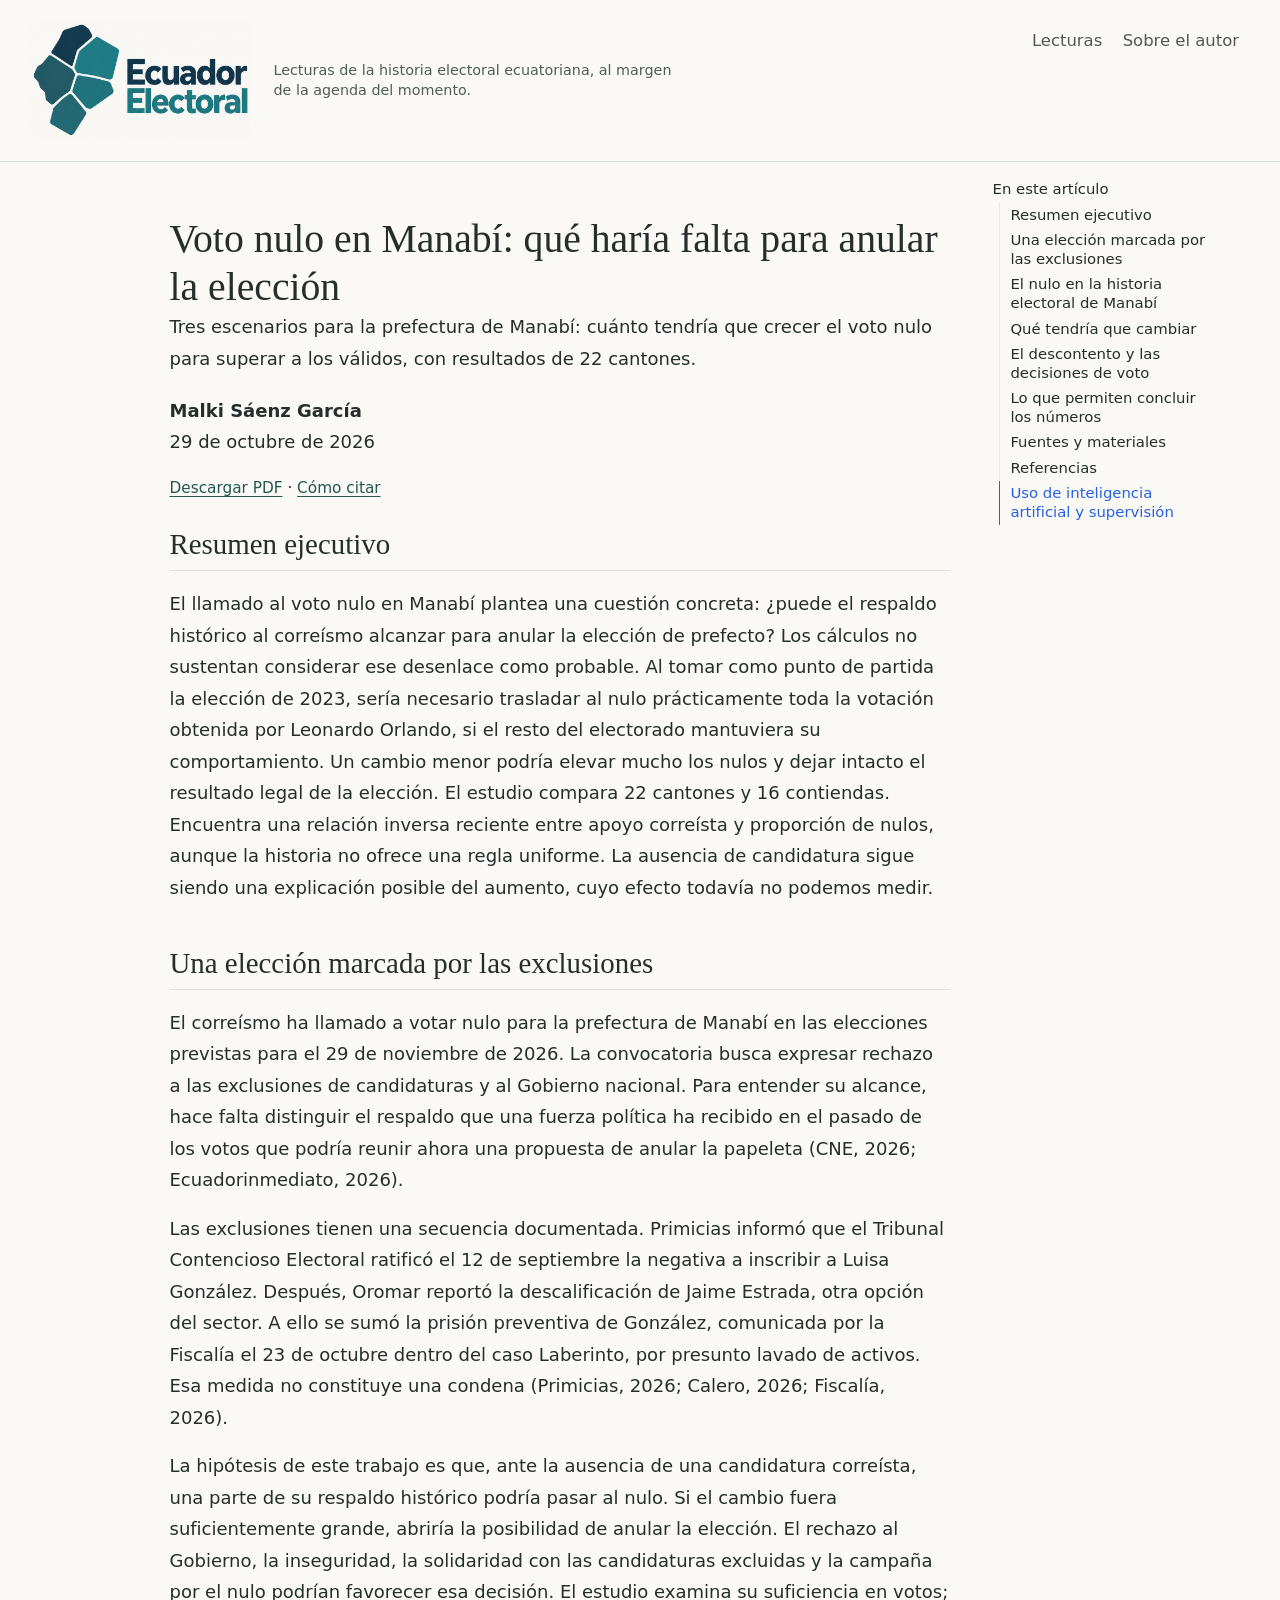
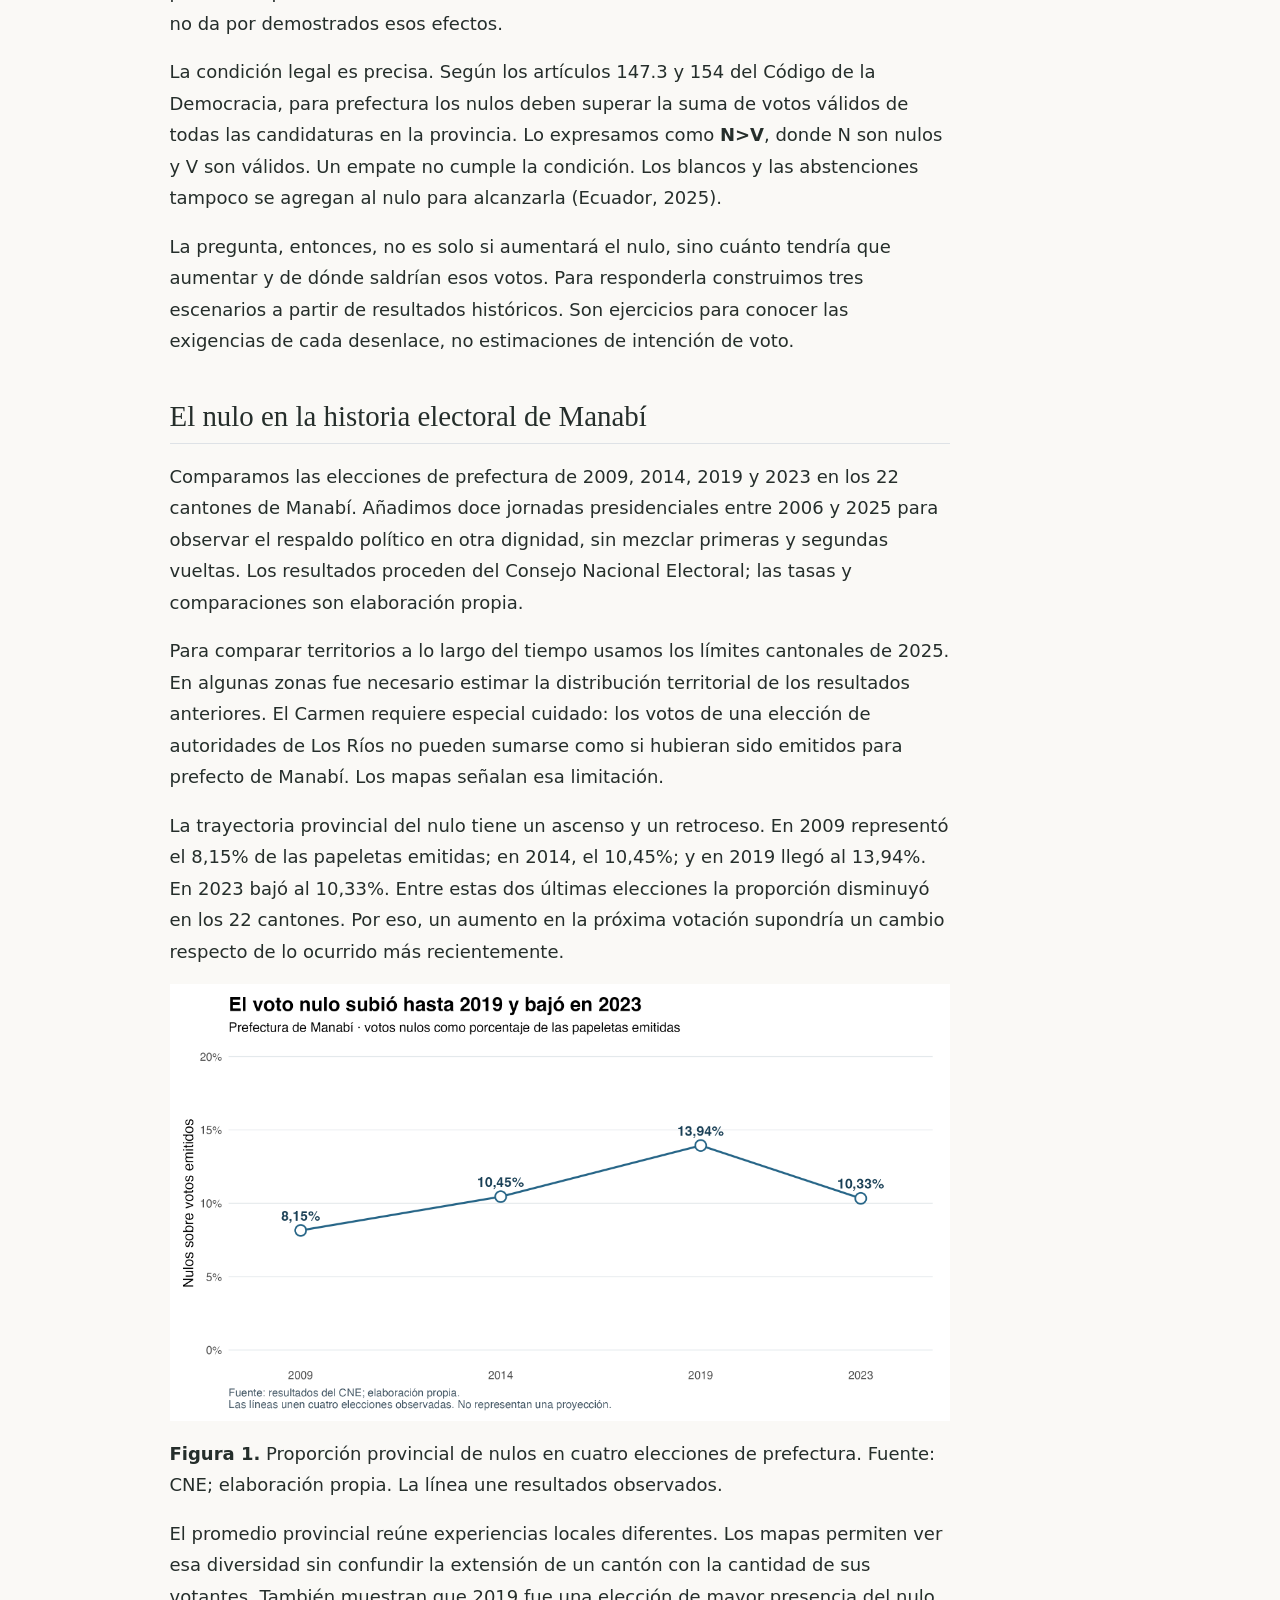
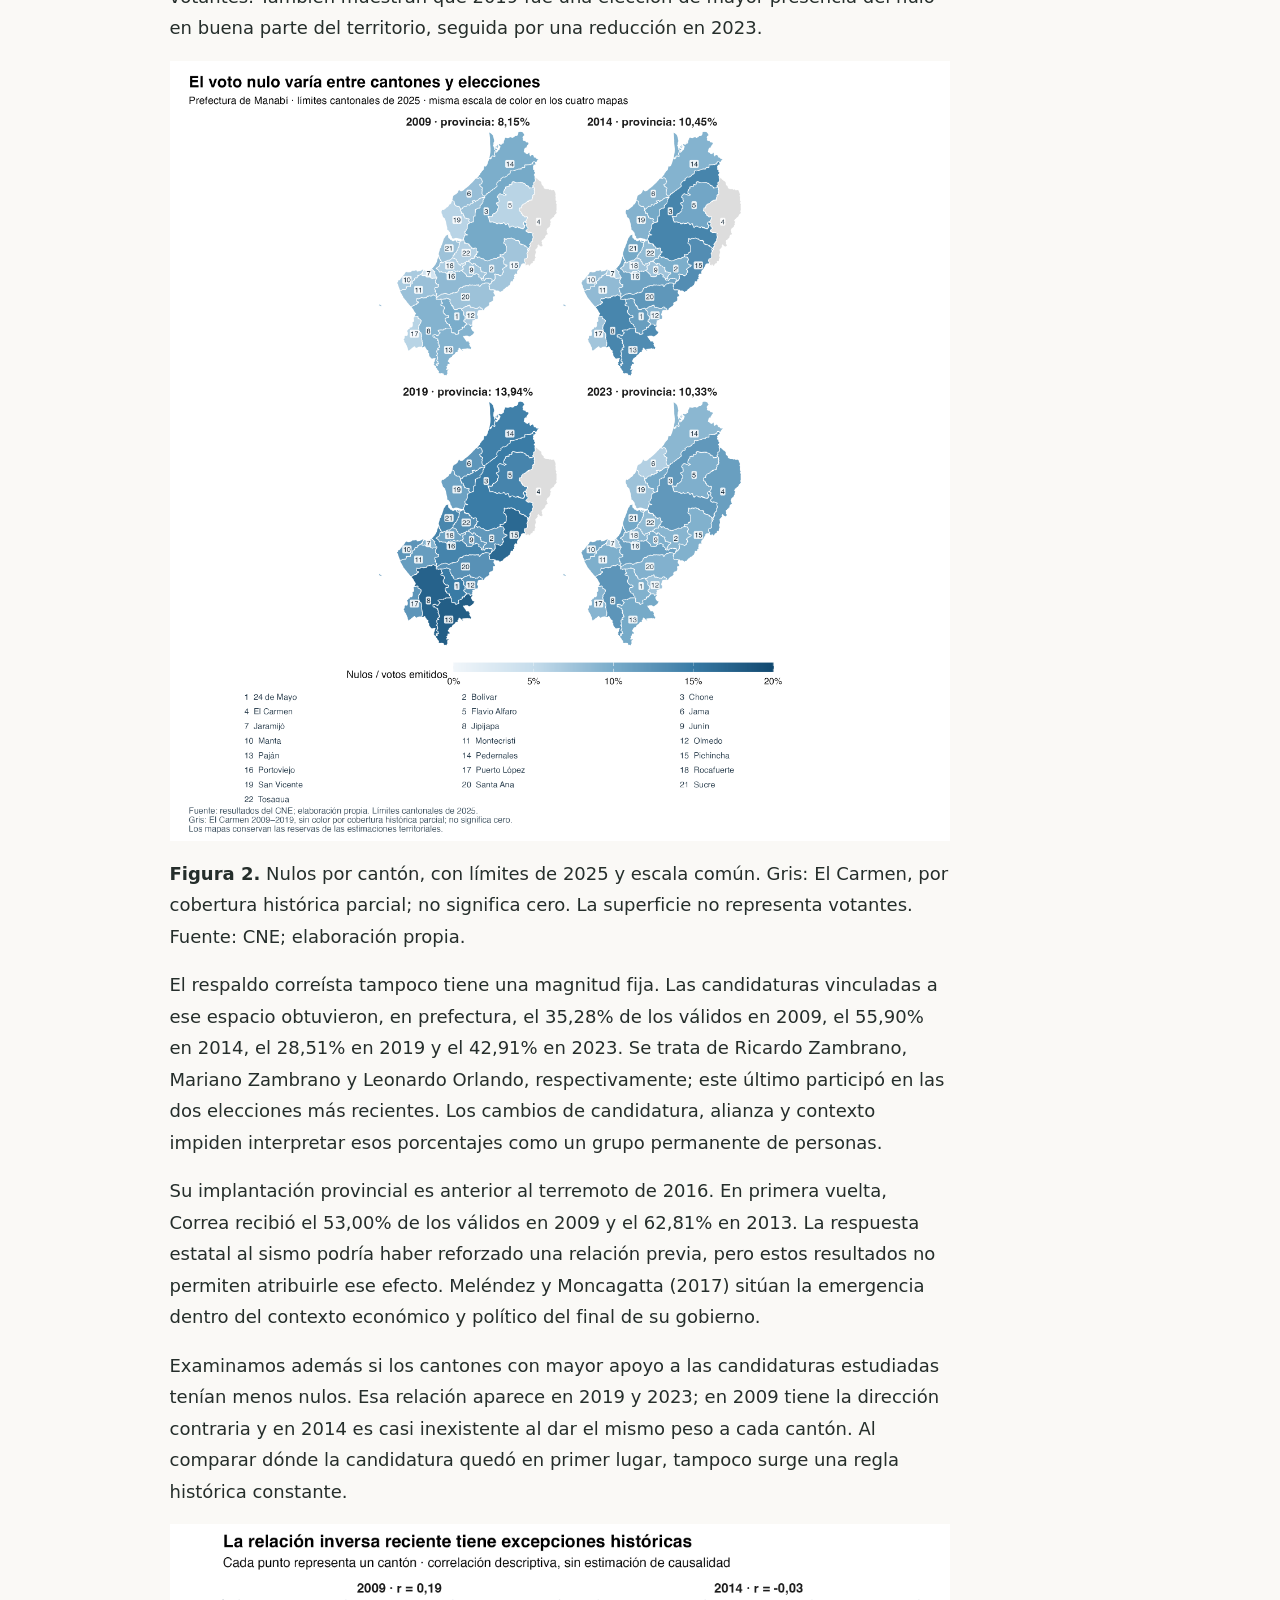
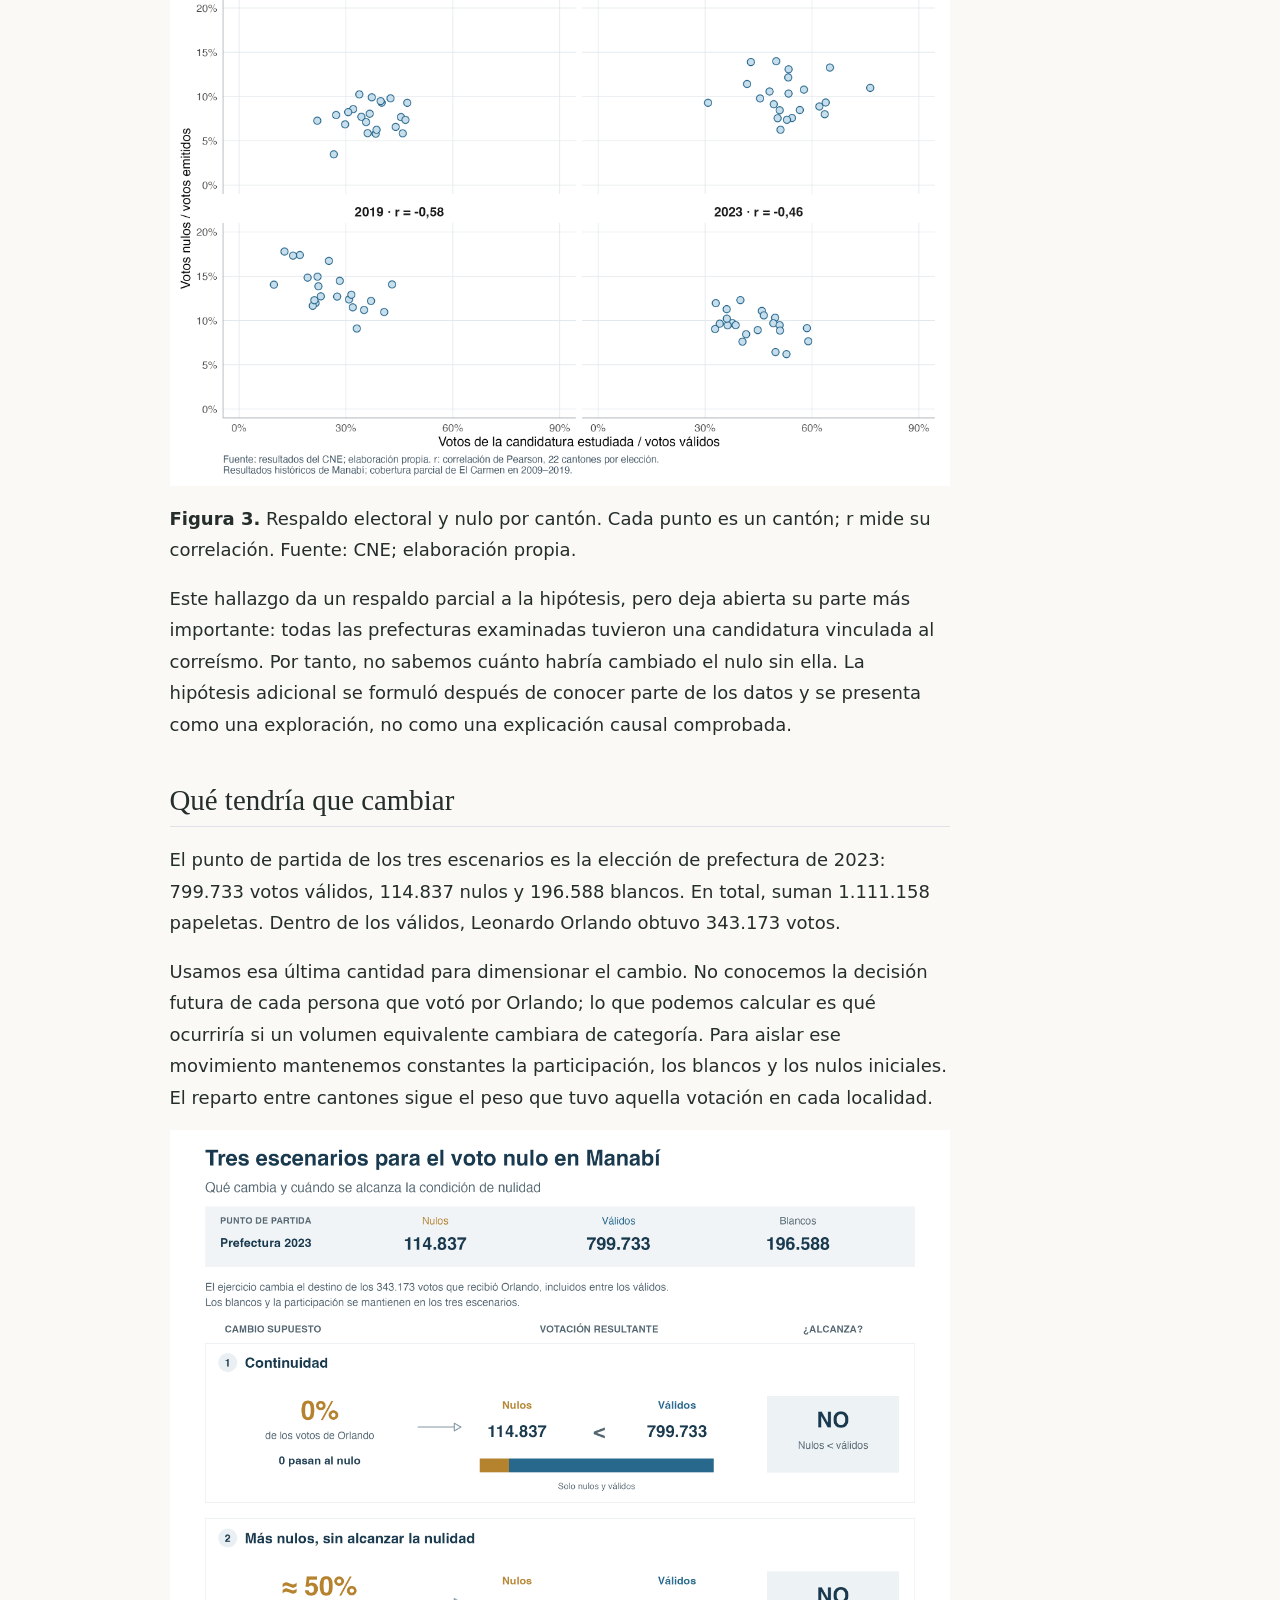
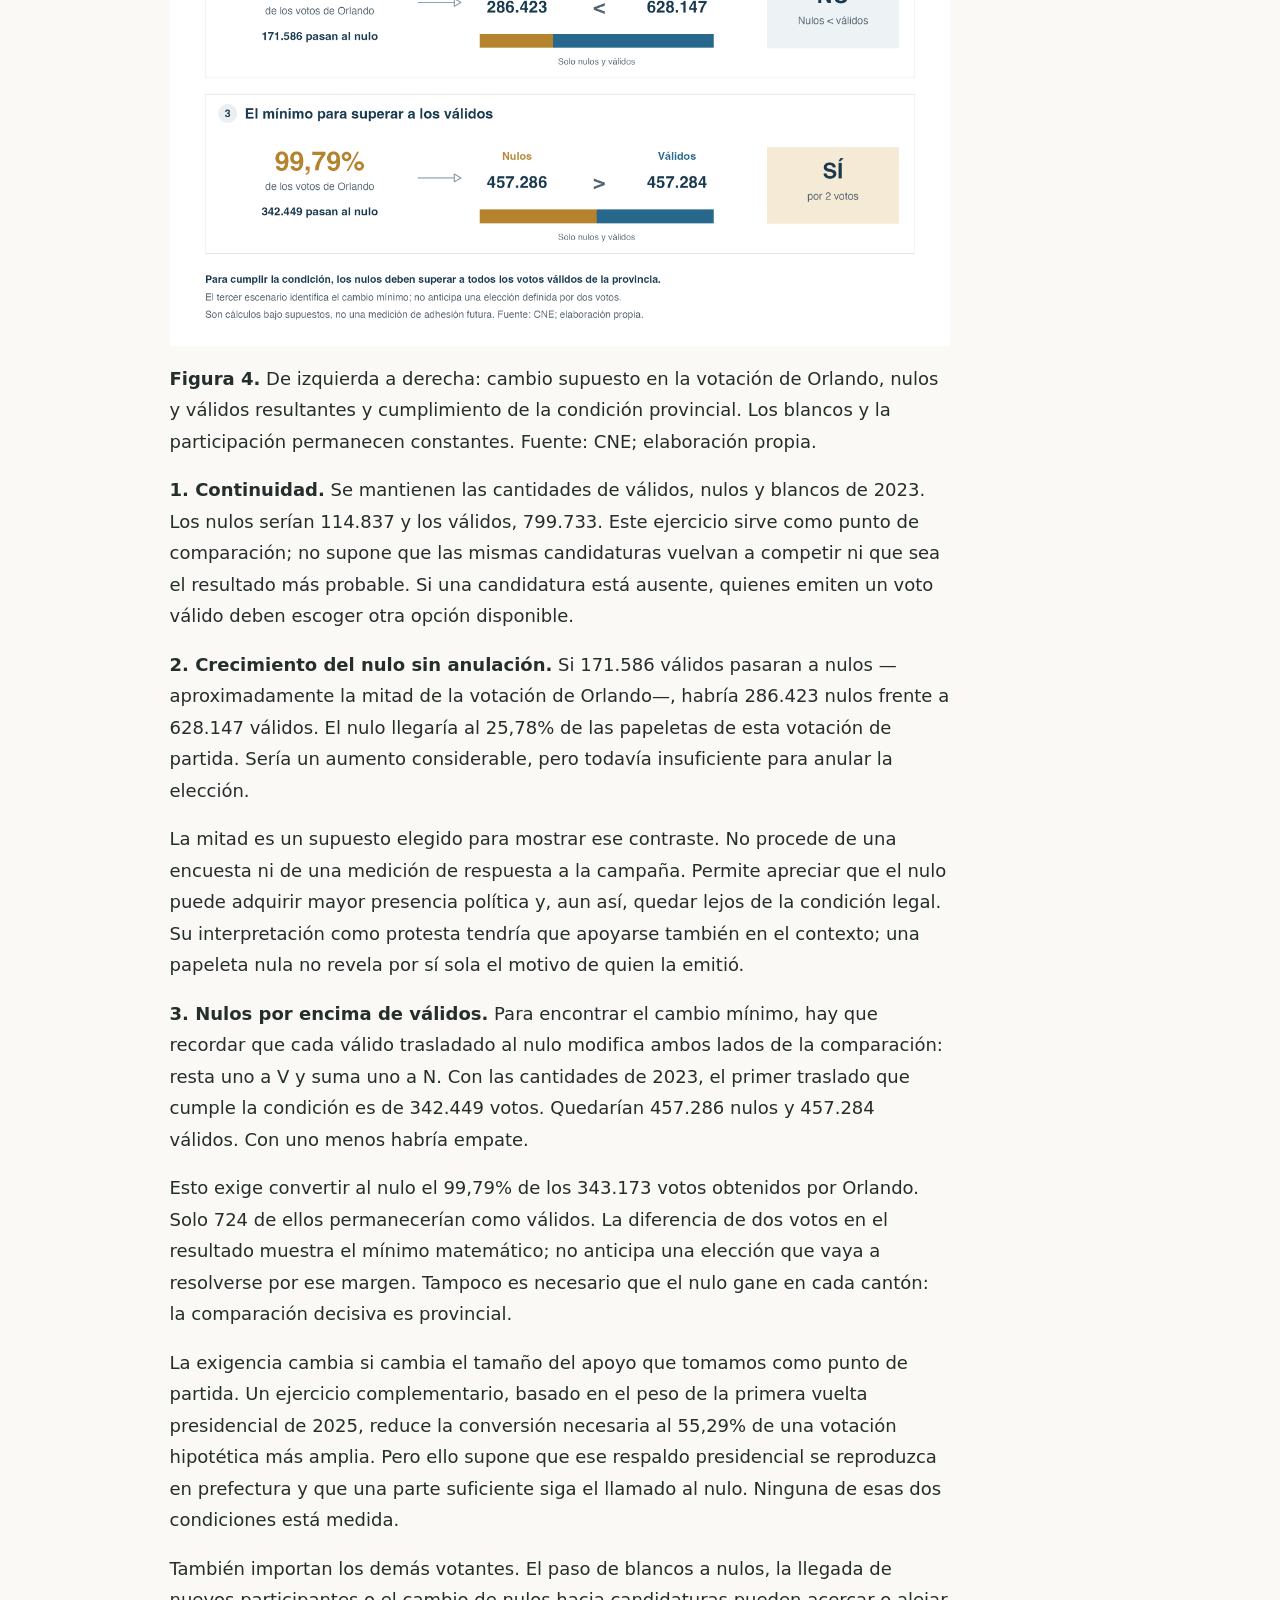
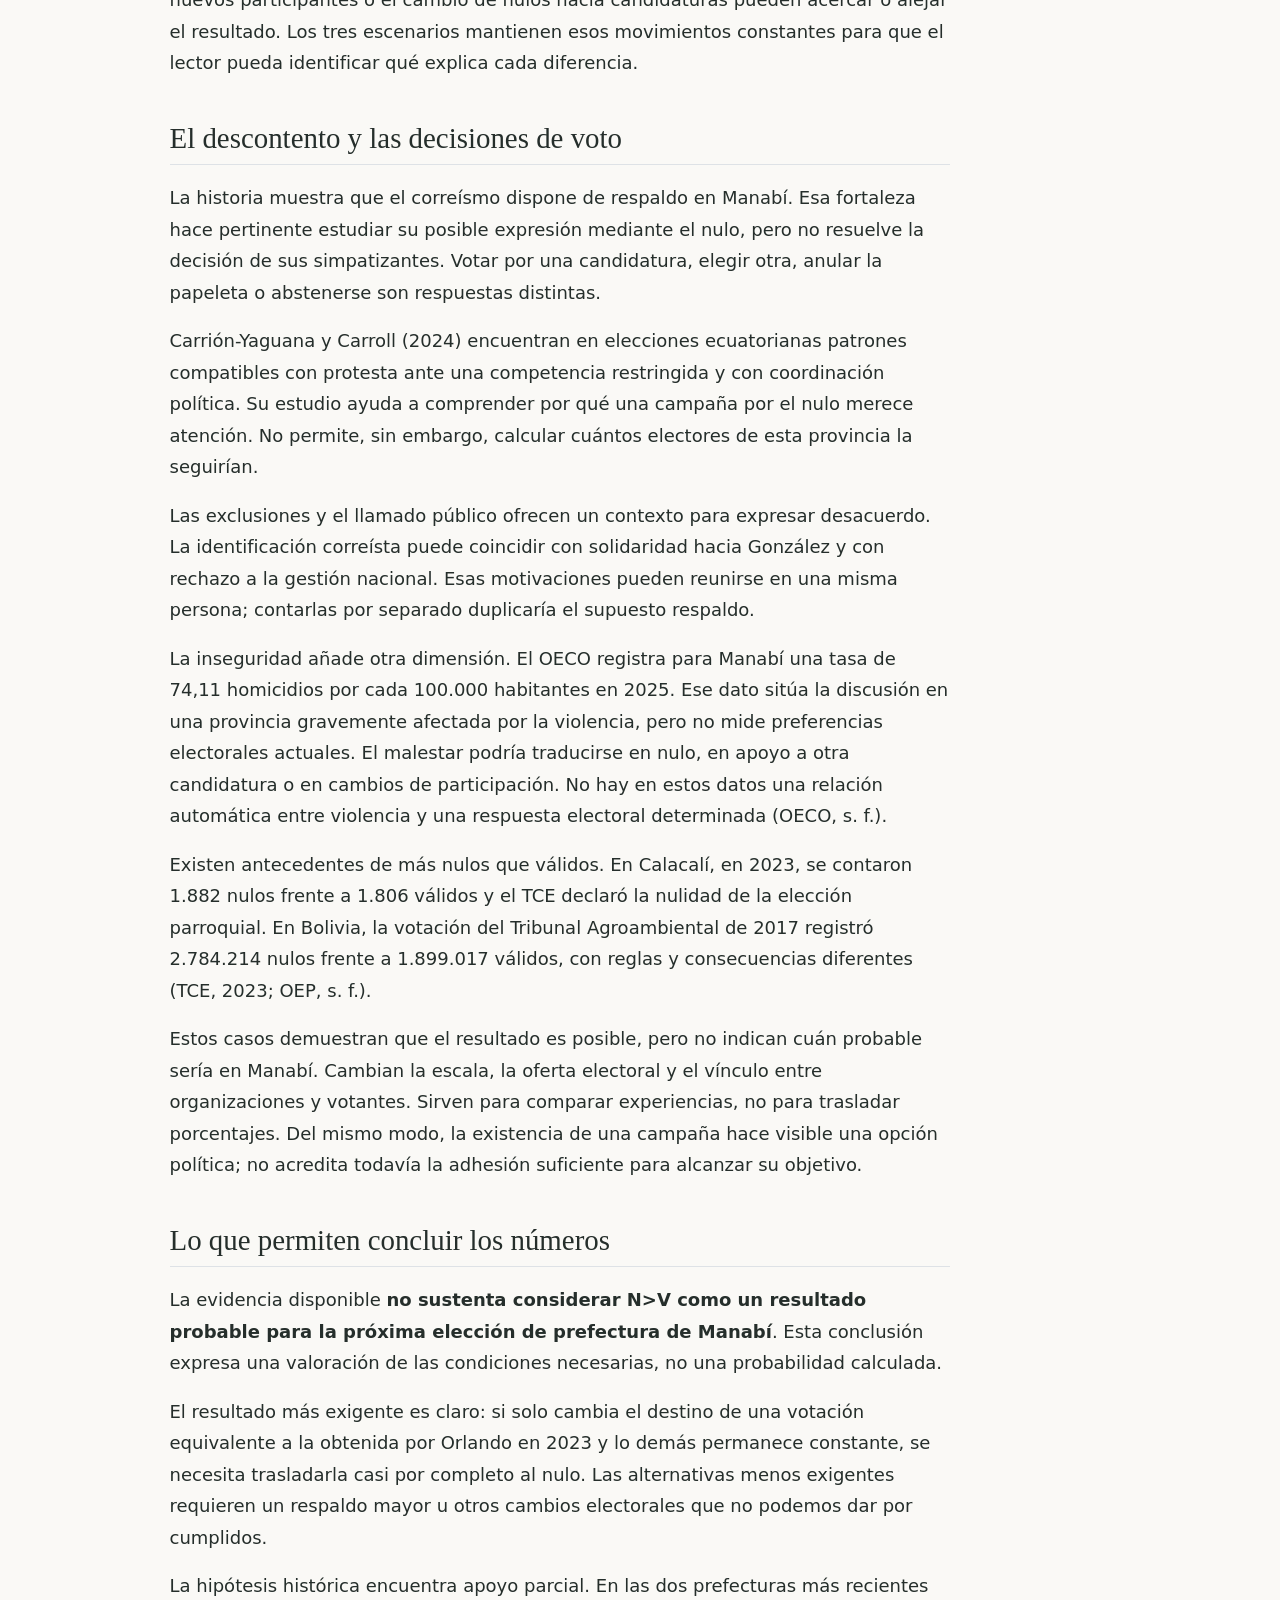
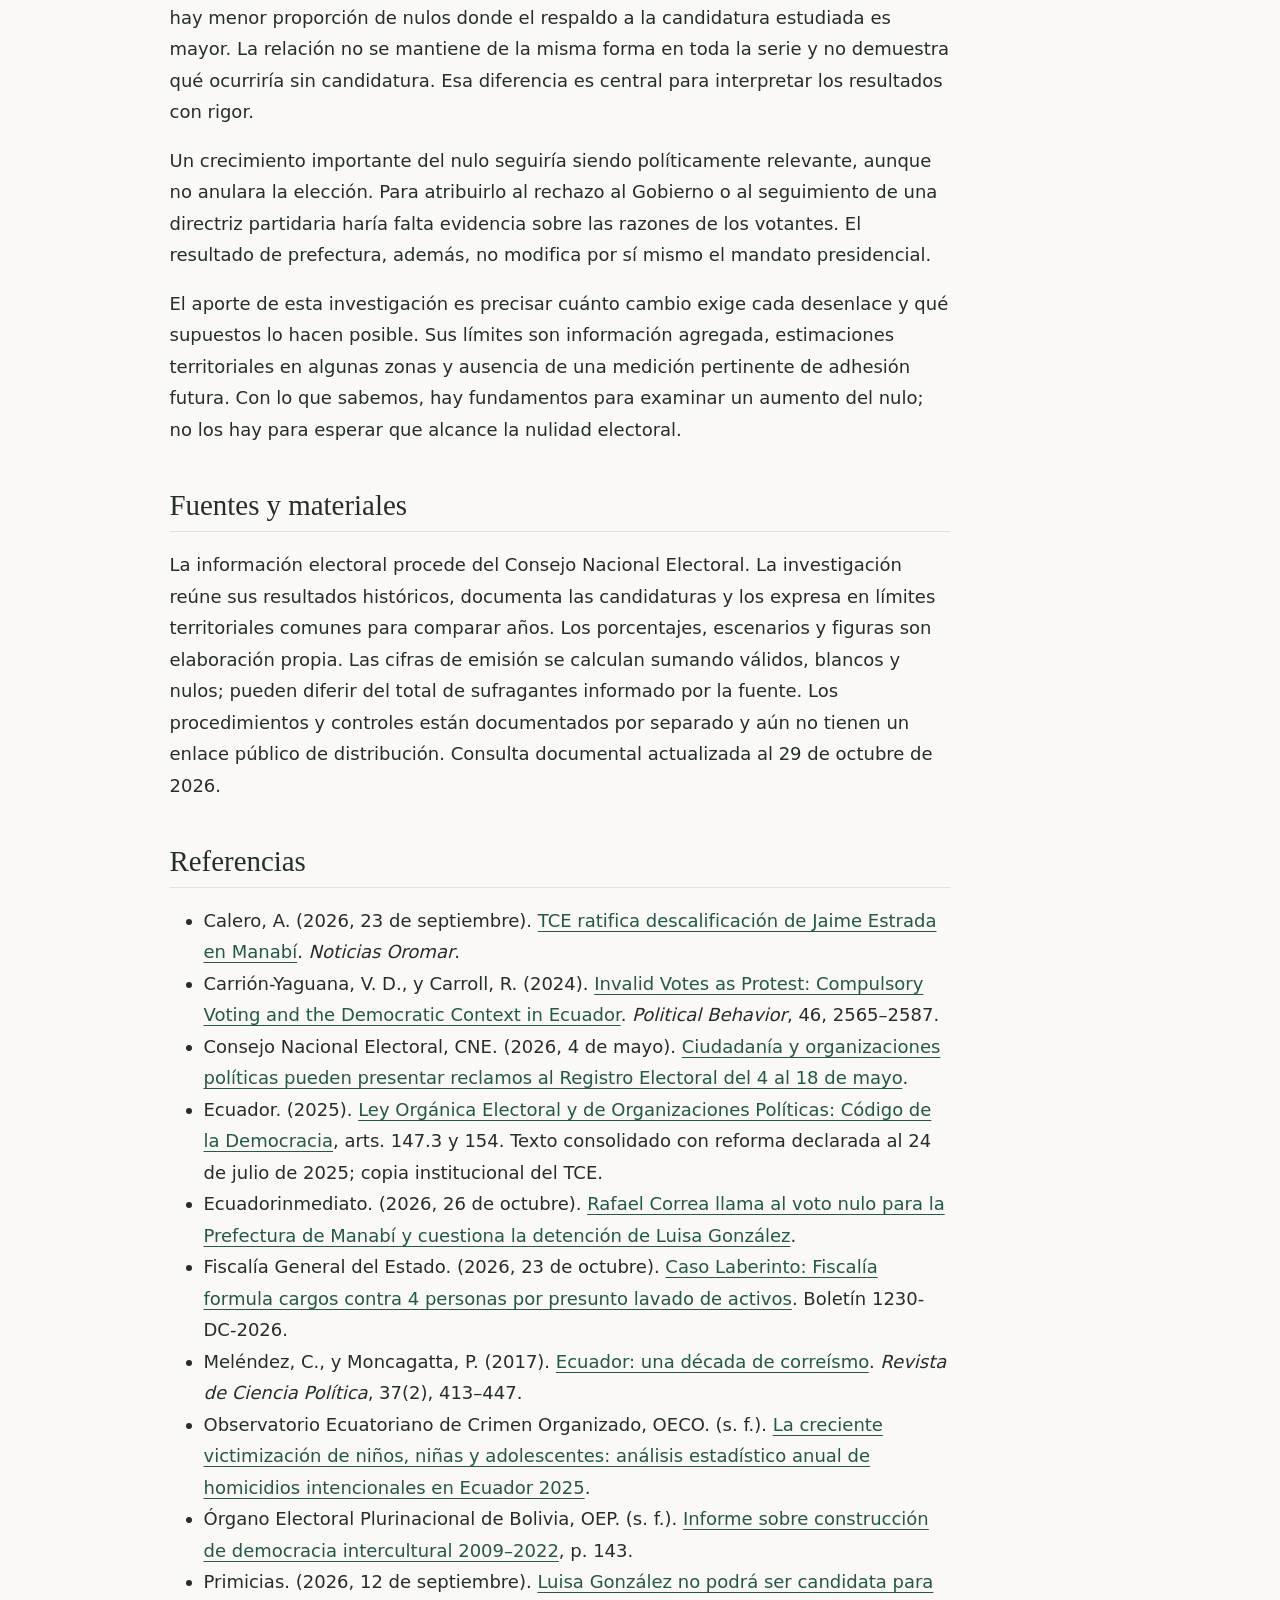
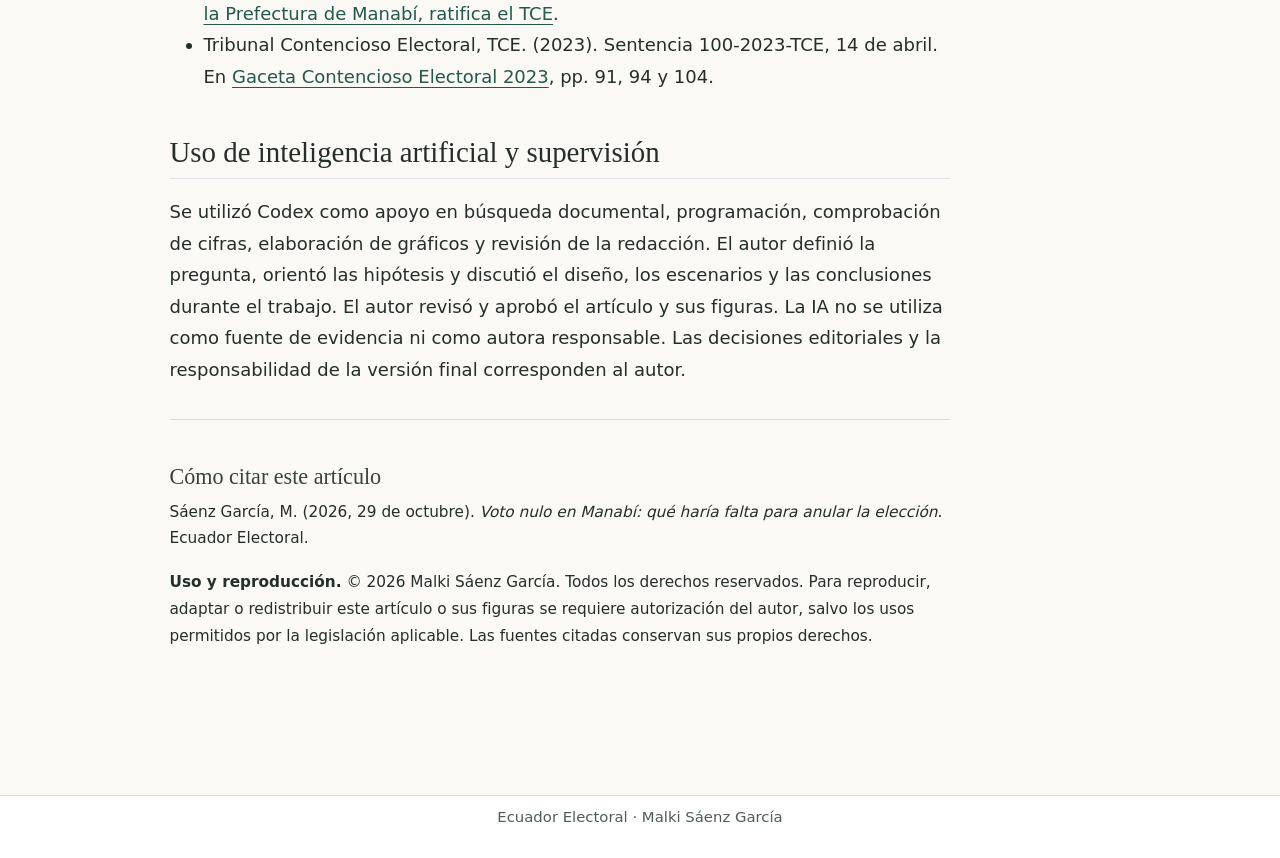
<file: articulos/voto-nulo-manabi/index.html>
<!DOCTYPE html>
<html xmlns="http://www.w3.org/1999/xhtml" lang="es" xml:lang="es"><head>

<meta charset="utf-8">
<meta name="generator" content="quarto-1.9.38">

<meta name="viewport" content="width=device-width, initial-scale=1.0, user-scalable=yes">

<meta name="description" content="Tres escenarios para la prefectura de Manabí: cuánto tendría que crecer el voto nulo para superar a los válidos, con resultados de 22 cantones.">

<title>Voto nulo en Manabí: qué haría falta para anular la elección – Ecuador Electoral</title>
<style>
/* Default styles provided by pandoc.
** See https://pandoc.org/MANUAL.html#variables-for-html for config info.
*/
code{white-space: pre-wrap;}
span.smallcaps{font-variant: small-caps;}
div.columns{display: flex; gap: min(4vw, 1.5em);}
div.column{flex: auto; overflow-x: auto;}
div.hanging-indent{margin-left: 1.5em; text-indent: -1.5em;}
ul.task-list{list-style: none;}
ul.task-list li input[type="checkbox"] {
  width: 0.8em;
  margin: 0 0.8em 0.2em -1em; /* quarto-specific, see https://github.com/quarto-dev/quarto-cli/issues/4556 */ 
  vertical-align: middle;
}
</style>


<script src="../../site_libs/quarto-nav/quarto-nav.js"></script>
<script src="../../site_libs/quarto-nav/headroom.min.js"></script>
<script src="../../site_libs/clipboard/clipboard.min.js"></script>
<script src="../../site_libs/quarto-html/quarto.js" type="module"></script>
<script src="../../site_libs/quarto-html/tabsets/tabsets.js" type="module"></script>
<script src="../../site_libs/quarto-html/popper.min.js"></script>
<script src="../../site_libs/quarto-html/tippy.umd.min.js"></script>
<script src="../../site_libs/quarto-html/anchor.min.js"></script>
<link href="../../site_libs/quarto-html/tippy.css" rel="stylesheet">
<link href="../../site_libs/quarto-html/quarto-syntax-highlighting-15634bcf2e68342d4ad2dfa704d543f6.css" rel="stylesheet" id="quarto-text-highlighting-styles">
<script src="../../site_libs/bootstrap/bootstrap.min.js"></script>
<link href="../../site_libs/bootstrap/bootstrap-icons.css" rel="stylesheet">
<link href="../../site_libs/bootstrap/bootstrap-26d9cc88ab9604001aabd73cb1ea1d8f.min.css" rel="stylesheet" append-hash="true" id="quarto-bootstrap" data-mode="light">
<script src="../../site_libs/quarto-contrib/glightbox/glightbox.min.js"></script>
<link href="../../site_libs/quarto-contrib/glightbox/glightbox.min.css" rel="stylesheet">
<link href="../../site_libs/quarto-contrib/glightbox/lightbox.css" rel="stylesheet">
<script id="quarto-search-options" type="application/json">{
  "language": {
    "search-no-results-text": "No se han encontrado resultados",
    "search-matching-documents-text": "documentos encontrados",
    "search-copy-link-title": "Copiar el enlace en la búsqueda",
    "search-hide-matches-text": "Ocultar resultados adicionales",
    "search-more-match-text": "resultado adicional en este documento",
    "search-more-matches-text": "resultados adicionales en este documento",
    "search-clear-button-title": "Borrar",
    "search-text-placeholder": "",
    "search-detached-cancel-button-title": "Cancelar",
    "search-submit-button-title": "Enviar",
    "search-label": "Buscar"
  }
}</script>


<link rel="stylesheet" href="../../estilos.css">
<meta property="og:title" content="Voto nulo en Manabí: qué haría falta para anular la elección – Ecuador Electoral">
<meta property="og:description" content="Tres escenarios para la prefectura de Manabí: cuánto tendría que crecer el voto nulo para superar a los válidos, con resultados de 22 cantones.">
<meta property="og:image" content="https://msgr25.github.io/ecuador-electoral/assets/articulo-voto-nulo-manabi.png">
<meta property="og:site_name" content="Ecuador Electoral">
<meta property="og:image:alt" content="Voto nulo en Manabí: qué haría falta para anular la elección. Malki Sáenz García, 29 de octubre de 2026.">
<meta name="twitter:title" content="Voto nulo en Manabí: qué haría falta para anular la elección – Ecuador Electoral">
<meta name="twitter:description" content="Tres escenarios para la prefectura de Manabí: cuánto tendría que crecer el voto nulo para superar a los válidos, con resultados de 22 cantones.">
<meta name="twitter:image" content="https://msgr25.github.io/ecuador-electoral/assets/articulo-voto-nulo-manabi.png">
<meta name="twitter:image:alt" content="Voto nulo en Manabí: qué haría falta para anular la elección. Malki Sáenz García, 29 de octubre de 2026.">
<meta name="twitter:card" content="summary_large_image">
<link rel="canonical" href="https://msgr25.github.io/ecuador-electoral/articulos/voto-nulo-manabi/">
</head>

<body class="nav-fixed articulo-electoral quarto-light">

<div id="quarto-search-results"></div>
  <header id="quarto-header" class="headroom fixed-top">
    <nav class="navbar navbar-expand-lg " data-bs-theme="dark">
      <div class="navbar-container container-fluid">
      <div class="navbar-brand-container mx-auto">
    <a href="../../index.html" class="navbar-brand navbar-brand-logo">
    <img src="../../assets/logotipo-ecuador-electoral.svg" alt="Ecuador Electoral" class="navbar-logo light-content">
    <img src="../../assets/logotipo-ecuador-electoral.svg" alt="Ecuador Electoral" class="navbar-logo dark-content">
    </a>
    <a class="navbar-brand" href="../../index.html">
    <span class="navbar-title"><span class="lema-sitio">Lecturas de la historia electoral ecuatoriana, al margen de la agenda del momento.</span></span>
    </a>
  </div>
          <button class="navbar-toggler" type="button" data-bs-toggle="collapse" data-bs-target="#navbarCollapse" aria-controls="navbarCollapse" role="menu" aria-expanded="false" aria-label="Navegación de palanca" onclick="if (window.quartoToggleHeadroom) { window.quartoToggleHeadroom(); }">
  <span class="navbar-toggler-icon"></span>
</button>
          <div class="collapse navbar-collapse" id="navbarCollapse">
            <ul class="navbar-nav navbar-nav-scroll ms-auto">
  <li class="nav-item">
    <a class="nav-link" href="../../index.html"> 
<span class="menu-text">Lecturas</span></a>
  </li>  
  <li class="nav-item">
    <a class="nav-link" href="../../sobre.html"> 
<span class="menu-text">Sobre el autor</span></a>
  </li>  
</ul>
          </div> <!-- /navcollapse -->
            <div class="quarto-navbar-tools">
</div>
      </div> <!-- /container-fluid -->
    </nav>
</header>
<!-- content -->
<div id="quarto-content" class="quarto-container page-columns page-rows-contents page-layout-article page-navbar">
<!-- sidebar -->
<!-- margin-sidebar -->
    <div id="quarto-margin-sidebar" class="sidebar margin-sidebar">
        <nav id="TOC" role="doc-toc" class="toc-active">
    <h2 id="toc-title">En este artículo</h2>
   
  <ul>
  <li><a href="#resumen-ejecutivo" id="toc-resumen-ejecutivo" class="nav-link active" data-scroll-target="#resumen-ejecutivo">Resumen ejecutivo</a></li>
  <li><a href="#una-elección-marcada-por-las-exclusiones" id="toc-una-elección-marcada-por-las-exclusiones" class="nav-link" data-scroll-target="#una-elección-marcada-por-las-exclusiones">Una elección marcada por las exclusiones</a></li>
  <li><a href="#el-nulo-en-la-historia-electoral-de-manabí" id="toc-el-nulo-en-la-historia-electoral-de-manabí" class="nav-link" data-scroll-target="#el-nulo-en-la-historia-electoral-de-manabí">El nulo en la historia electoral de Manabí</a></li>
  <li><a href="#qué-tendría-que-cambiar" id="toc-qué-tendría-que-cambiar" class="nav-link" data-scroll-target="#qué-tendría-que-cambiar">Qué tendría que cambiar</a></li>
  <li><a href="#el-descontento-y-las-decisiones-de-voto" id="toc-el-descontento-y-las-decisiones-de-voto" class="nav-link" data-scroll-target="#el-descontento-y-las-decisiones-de-voto">El descontento y las decisiones de voto</a></li>
  <li><a href="#lo-que-permiten-concluir-los-números" id="toc-lo-que-permiten-concluir-los-números" class="nav-link" data-scroll-target="#lo-que-permiten-concluir-los-números">Lo que permiten concluir los números</a></li>
  <li><a href="#fuentes-y-materiales" id="toc-fuentes-y-materiales" class="nav-link" data-scroll-target="#fuentes-y-materiales">Fuentes y materiales</a></li>
  <li><a href="#referencias" id="toc-referencias" class="nav-link" data-scroll-target="#referencias">Referencias</a></li>
  <li><a href="#uso-de-inteligencia-artificial-y-supervisión" id="toc-uso-de-inteligencia-artificial-y-supervisión" class="nav-link" data-scroll-target="#uso-de-inteligencia-artificial-y-supervisión">Uso de inteligencia artificial y supervisión</a></li>
  </ul>
</nav>
    </div>
<!-- main -->
<main class="content" id="quarto-document-content">

<header id="title-block-header" class="quarto-title-block default">
<div class="quarto-title">
<h1 class="title">Voto nulo en Manabí: qué haría falta para anular la elección</h1>
</div>

<div>
  <div class="description">
    Tres escenarios para la prefectura de Manabí: cuánto tendría que crecer el voto nulo para superar a los válidos, con resultados de 22 cantones.
  </div>
</div>


<div class="quarto-title-meta">

    
  
    
  </div>
  


</header>


<p><strong>Malki Sáenz García</strong><br>
29 de octubre de 2026</p>
<div class="herramientas-lectura">
<p><a href="Voto_nulo_Manabi_Malki_Saenz_Garcia_2026.pdf" download="Voto_nulo_Manabi_Malki_Saenz_Garcia_2026.pdf">Descargar PDF</a> · <a href="#como-citar">Cómo citar</a></p>
</div>
<section id="resumen-ejecutivo" class="level2">
<h2 class="anchored" data-anchor-id="resumen-ejecutivo">Resumen ejecutivo</h2>
<p>El llamado al voto nulo en Manabí plantea una cuestión concreta: ¿puede el respaldo histórico al correísmo alcanzar para anular la elección de prefecto? Los cálculos no sustentan considerar ese desenlace como probable. Al tomar como punto de partida la elección de 2023, sería necesario trasladar al nulo prácticamente toda la votación obtenida por Leonardo Orlando, si el resto del electorado mantuviera su comportamiento. Un cambio menor podría elevar mucho los nulos y dejar intacto el resultado legal de la elección. El estudio compara 22 cantones y 16 contiendas. Encuentra una relación inversa reciente entre apoyo correísta y proporción de nulos, aunque la historia no ofrece una regla uniforme. La ausencia de candidatura sigue siendo una explicación posible del aumento, cuyo efecto todavía no podemos medir.</p>
</section>
<section id="una-elección-marcada-por-las-exclusiones" class="level2">
<h2 class="anchored" data-anchor-id="una-elección-marcada-por-las-exclusiones">Una elección marcada por las exclusiones</h2>
<p>El correísmo ha llamado a votar nulo para la prefectura de Manabí en las elecciones previstas para el 29 de noviembre de 2026. La convocatoria busca expresar rechazo a las exclusiones de candidaturas y al Gobierno nacional. Para entender su alcance, hace falta distinguir el respaldo que una fuerza política ha recibido en el pasado de los votos que podría reunir ahora una propuesta de anular la papeleta (CNE, 2026; Ecuadorinmediato, 2026).</p>
<p>Las exclusiones tienen una secuencia documentada. Primicias informó que el Tribunal Contencioso Electoral ratificó el 12 de septiembre la negativa a inscribir a Luisa González. Después, Oromar reportó la descalificación de Jaime Estrada, otra opción del sector. A ello se sumó la prisión preventiva de González, comunicada por la Fiscalía el 23 de octubre dentro del caso Laberinto, por presunto lavado de activos. Esa medida no constituye una condena (Primicias, 2026; Calero, 2026; Fiscalía, 2026).</p>
<p>La hipótesis de este trabajo es que, ante la ausencia de una candidatura correísta, una parte de su respaldo histórico podría pasar al nulo. Si el cambio fuera suficientemente grande, abriría la posibilidad de anular la elección. El rechazo al Gobierno, la inseguridad, la solidaridad con las candidaturas excluidas y la campaña por el nulo podrían favorecer esa decisión. El estudio examina su suficiencia en votos; no da por demostrados esos efectos.</p>
<p>La condición legal es precisa. Según los artículos 147.3 y 154 del Código de la Democracia, para prefectura los nulos deben superar la suma de votos válidos de todas las candidaturas en la provincia. Lo expresamos como <strong>N&gt;V</strong>, donde N son nulos y V son válidos. Un empate no cumple la condición. Los blancos y las abstenciones tampoco se agregan al nulo para alcanzarla (Ecuador, 2025).</p>
<p>La pregunta, entonces, no es solo si aumentará el nulo, sino cuánto tendría que aumentar y de dónde saldrían esos votos. Para responderla construimos tres escenarios a partir de resultados históricos. Son ejercicios para conocer las exigencias de cada desenlace, no estimaciones de intención de voto.</p>
</section>
<section id="el-nulo-en-la-historia-electoral-de-manabí" class="level2">
<h2 class="anchored" data-anchor-id="el-nulo-en-la-historia-electoral-de-manabí">El nulo en la historia electoral de Manabí</h2>
<p>Comparamos las elecciones de prefectura de 2009, 2014, 2019 y 2023 en los 22 cantones de Manabí. Añadimos doce jornadas presidenciales entre 2006 y 2025 para observar el respaldo político en otra dignidad, sin mezclar primeras y segundas vueltas. Los resultados proceden del Consejo Nacional Electoral; las tasas y comparaciones son elaboración propia.</p>
<p>Para comparar territorios a lo largo del tiempo usamos los límites cantonales de 2025. En algunas zonas fue necesario estimar la distribución territorial de los resultados anteriores. El Carmen requiere especial cuidado: los votos de una elección de autoridades de Los Ríos no pueden sumarse como si hubieran sido emitidos para prefecto de Manabí. Los mapas señalan esa limitación.</p>
<p>La trayectoria provincial del nulo tiene un ascenso y un retroceso. En 2009 representó el 8,15% de las papeletas emitidas; en 2014, el 10,45%; y en 2019 llegó al 13,94%. En 2023 bajó al 10,33%. Entre estas dos últimas elecciones la proporción disminuyó en los 22 cantones. Por eso, un aumento en la próxima votación supondría un cambio respecto de lo ocurrido más recientemente.</p>
<p><a href="figuras/03_tendencia_historica_nulo.png" class="lightbox" data-gallery="quarto-lightbox-gallery-1"><img src="figuras/03_tendencia_historica_nulo.png" class="img-fluid" alt="Evolución del porcentaje provincial de votos nulos: 8,15% en 2009, 10,45% en 2014, 13,94% en 2019 y 10,33% en 2023."></a></p>
<p><strong>Figura 1.</strong> Proporción provincial de nulos en cuatro elecciones de prefectura. Fuente: CNE; elaboración propia. La línea une resultados observados.</p>
<p>El promedio provincial reúne experiencias locales diferentes. Los mapas permiten ver esa diversidad sin confundir la extensión de un cantón con la cantidad de sus votantes. También muestran que 2019 fue una elección de mayor presencia del nulo en buena parte del territorio, seguida por una reducción en 2023.</p>
<p><a href="figuras/01_mapas_historicos_cantonales.png" class="lightbox" data-gallery="quarto-lightbox-gallery-2"><img src="figuras/01_mapas_historicos_cantonales.png" class="img-fluid" alt="Cuatro mapas cantonales de los votos nulos en prefectura, con la misma escala de color y las reservas de cobertura indicadas."></a></p>
<p><strong>Figura 2.</strong> Nulos por cantón, con límites de 2025 y escala común. Gris: El Carmen, por cobertura histórica parcial; no significa cero. La superficie no representa votantes. Fuente: CNE; elaboración propia.</p>
<p>El respaldo correísta tampoco tiene una magnitud fija. Las candidaturas vinculadas a ese espacio obtuvieron, en prefectura, el 35,28% de los válidos en 2009, el 55,90% en 2014, el 28,51% en 2019 y el 42,91% en 2023. Se trata de Ricardo Zambrano, Mariano Zambrano y Leonardo Orlando, respectivamente; este último participó en las dos elecciones más recientes. Los cambios de candidatura, alianza y contexto impiden interpretar esos porcentajes como un grupo permanente de personas.</p>
<p>Su implantación provincial es anterior al terremoto de 2016. En primera vuelta, Correa recibió el 53,00% de los válidos en 2009 y el 62,81% en 2013. La respuesta estatal al sismo podría haber reforzado una relación previa, pero estos resultados no permiten atribuirle ese efecto. Meléndez y Moncagatta (2017) sitúan la emergencia dentro del contexto económico y político del final de su gobierno.</p>
<p>Examinamos además si los cantones con mayor apoyo a las candidaturas estudiadas tenían menos nulos. Esa relación aparece en 2019 y 2023; en 2009 tiene la dirección contraria y en 2014 es casi inexistente al dar el mismo peso a cada cantón. Al comparar dónde la candidatura quedó en primer lugar, tampoco surge una regla histórica constante.</p>
<p><a href="figuras/02_asociacion_cantonal.png" class="lightbox" data-gallery="quarto-lightbox-gallery-3"><img src="figuras/02_asociacion_cantonal.png" class="img-fluid" alt="Cuatro comparaciones del respaldo electoral y la proporción de votos nulos por cantón, con diferencias entre años."></a></p>
<p><strong>Figura 3.</strong> Respaldo electoral y nulo por cantón. Cada punto es un cantón; r mide su correlación. Fuente: CNE; elaboración propia.</p>
<p>Este hallazgo da un respaldo parcial a la hipótesis, pero deja abierta su parte más importante: todas las prefecturas examinadas tuvieron una candidatura vinculada al correísmo. Por tanto, no sabemos cuánto habría cambiado el nulo sin ella. La hipótesis adicional se formuló después de conocer parte de los datos y se presenta como una exploración, no como una explicación causal comprobada.</p>
</section>
<section id="qué-tendría-que-cambiar" class="level2">
<h2 class="anchored" data-anchor-id="qué-tendría-que-cambiar">Qué tendría que cambiar</h2>
<p>El punto de partida de los tres escenarios es la elección de prefectura de 2023: 799.733 votos válidos, 114.837 nulos y 196.588 blancos. En total, suman 1.111.158 papeletas. Dentro de los válidos, Leonardo Orlando obtuvo 343.173 votos.</p>
<p>Usamos esa última cantidad para dimensionar el cambio. No conocemos la decisión futura de cada persona que votó por Orlando; lo que podemos calcular es qué ocurriría si un volumen equivalente cambiara de categoría. Para aislar ese movimiento mantenemos constantes la participación, los blancos y los nulos iniciales. El reparto entre cantones sigue el peso que tuvo aquella votación en cada localidad.</p>
<p><a href="figuras/04_infografia_escenarios.png" class="lightbox" data-gallery="quarto-lightbox-gallery-4"><img src="figuras/04_infografia_escenarios.png" class="img-fluid" alt="Tres escenarios: sin traslado quedan 114.837 nulos y 799.733 válidos; con aproximadamente la mitad de los votos de Orlando al nulo quedan 286.423 y 628.147; con el 99,79% quedan 457.286 nulos y 457.284 válidos, superando la condición por dos votos."></a></p>
<p><strong>Figura 4.</strong> De izquierda a derecha: cambio supuesto en la votación de Orlando, nulos y válidos resultantes y cumplimiento de la condición provincial. Los blancos y la participación permanecen constantes. Fuente: CNE; elaboración propia.</p>
<p><strong>1. Continuidad.</strong> Se mantienen las cantidades de válidos, nulos y blancos de 2023. Los nulos serían 114.837 y los válidos, 799.733. Este ejercicio sirve como punto de comparación; no supone que las mismas candidaturas vuelvan a competir ni que sea el resultado más probable. Si una candidatura está ausente, quienes emiten un voto válido deben escoger otra opción disponible.</p>
<p><strong>2. Crecimiento del nulo sin anulación.</strong> Si 171.586 válidos pasaran a nulos —aproximadamente la mitad de la votación de Orlando—, habría 286.423 nulos frente a 628.147 válidos. El nulo llegaría al 25,78% de las papeletas de esta votación de partida. Sería un aumento considerable, pero todavía insuficiente para anular la elección.</p>
<p>La mitad es un supuesto elegido para mostrar ese contraste. No procede de una encuesta ni de una medición de respuesta a la campaña. Permite apreciar que el nulo puede adquirir mayor presencia política y, aun así, quedar lejos de la condición legal. Su interpretación como protesta tendría que apoyarse también en el contexto; una papeleta nula no revela por sí sola el motivo de quien la emitió.</p>
<p><strong>3. Nulos por encima de válidos.</strong> Para encontrar el cambio mínimo, hay que recordar que cada válido trasladado al nulo modifica ambos lados de la comparación: resta uno a V y suma uno a N. Con las cantidades de 2023, el primer traslado que cumple la condición es de 342.449 votos. Quedarían 457.286 nulos y 457.284 válidos. Con uno menos habría empate.</p>
<p>Esto exige convertir al nulo el 99,79% de los 343.173 votos obtenidos por Orlando. Solo 724 de ellos permanecerían como válidos. La diferencia de dos votos en el resultado muestra el mínimo matemático; no anticipa una elección que vaya a resolverse por ese margen. Tampoco es necesario que el nulo gane en cada cantón: la comparación decisiva es provincial.</p>
<p>La exigencia cambia si cambia el tamaño del apoyo que tomamos como punto de partida. Un ejercicio complementario, basado en el peso de la primera vuelta presidencial de 2025, reduce la conversión necesaria al 55,29% de una votación hipotética más amplia. Pero ello supone que ese respaldo presidencial se reproduzca en prefectura y que una parte suficiente siga el llamado al nulo. Ninguna de esas dos condiciones está medida.</p>
<p>También importan los demás votantes. El paso de blancos a nulos, la llegada de nuevos participantes o el cambio de nulos hacia candidaturas pueden acercar o alejar el resultado. Los tres escenarios mantienen esos movimientos constantes para que el lector pueda identificar qué explica cada diferencia.</p>
</section>
<section id="el-descontento-y-las-decisiones-de-voto" class="level2">
<h2 class="anchored" data-anchor-id="el-descontento-y-las-decisiones-de-voto">El descontento y las decisiones de voto</h2>
<p>La historia muestra que el correísmo dispone de respaldo en Manabí. Esa fortaleza hace pertinente estudiar su posible expresión mediante el nulo, pero no resuelve la decisión de sus simpatizantes. Votar por una candidatura, elegir otra, anular la papeleta o abstenerse son respuestas distintas.</p>
<p>Carrión-Yaguana y Carroll (2024) encuentran en elecciones ecuatorianas patrones compatibles con protesta ante una competencia restringida y con coordinación política. Su estudio ayuda a comprender por qué una campaña por el nulo merece atención. No permite, sin embargo, calcular cuántos electores de esta provincia la seguirían.</p>
<p>Las exclusiones y el llamado público ofrecen un contexto para expresar desacuerdo. La identificación correísta puede coincidir con solidaridad hacia González y con rechazo a la gestión nacional. Esas motivaciones pueden reunirse en una misma persona; contarlas por separado duplicaría el supuesto respaldo.</p>
<p>La inseguridad añade otra dimensión. El OECO registra para Manabí una tasa de 74,11 homicidios por cada 100.000 habitantes en 2025. Ese dato sitúa la discusión en una provincia gravemente afectada por la violencia, pero no mide preferencias electorales actuales. El malestar podría traducirse en nulo, en apoyo a otra candidatura o en cambios de participación. No hay en estos datos una relación automática entre violencia y una respuesta electoral determinada (OECO, s. f.).</p>
<p>Existen antecedentes de más nulos que válidos. En Calacalí, en 2023, se contaron 1.882 nulos frente a 1.806 válidos y el TCE declaró la nulidad de la elección parroquial. En Bolivia, la votación del Tribunal Agroambiental de 2017 registró 2.784.214 nulos frente a 1.899.017 válidos, con reglas y consecuencias diferentes (TCE, 2023; OEP, s. f.).</p>
<p>Estos casos demuestran que el resultado es posible, pero no indican cuán probable sería en Manabí. Cambian la escala, la oferta electoral y el vínculo entre organizaciones y votantes. Sirven para comparar experiencias, no para trasladar porcentajes. Del mismo modo, la existencia de una campaña hace visible una opción política; no acredita todavía la adhesión suficiente para alcanzar su objetivo.</p>
</section>
<section id="lo-que-permiten-concluir-los-números" class="level2">
<h2 class="anchored" data-anchor-id="lo-que-permiten-concluir-los-números">Lo que permiten concluir los números</h2>
<p>La evidencia disponible <strong>no sustenta considerar N&gt;V como un resultado probable para la próxima elección de prefectura de Manabí</strong>. Esta conclusión expresa una valoración de las condiciones necesarias, no una probabilidad calculada.</p>
<p>El resultado más exigente es claro: si solo cambia el destino de una votación equivalente a la obtenida por Orlando en 2023 y lo demás permanece constante, se necesita trasladarla casi por completo al nulo. Las alternativas menos exigentes requieren un respaldo mayor u otros cambios electorales que no podemos dar por cumplidos.</p>
<p>La hipótesis histórica encuentra apoyo parcial. En las dos prefecturas más recientes hay menor proporción de nulos donde el respaldo a la candidatura estudiada es mayor. La relación no se mantiene de la misma forma en toda la serie y no demuestra qué ocurriría sin candidatura. Esa diferencia es central para interpretar los resultados con rigor.</p>
<p>Un crecimiento importante del nulo seguiría siendo políticamente relevante, aunque no anulara la elección. Para atribuirlo al rechazo al Gobierno o al seguimiento de una directriz partidaria haría falta evidencia sobre las razones de los votantes. El resultado de prefectura, además, no modifica por sí mismo el mandato presidencial.</p>
<p>El aporte de esta investigación es precisar cuánto cambio exige cada desenlace y qué supuestos lo hacen posible. Sus límites son información agregada, estimaciones territoriales en algunas zonas y ausencia de una medición pertinente de adhesión futura. Con lo que sabemos, hay fundamentos para examinar un aumento del nulo; no los hay para esperar que alcance la nulidad electoral.</p>
</section>
<section id="fuentes-y-materiales" class="level2">
<h2 class="anchored" data-anchor-id="fuentes-y-materiales">Fuentes y materiales</h2>
<p>La información electoral procede del Consejo Nacional Electoral. La investigación reúne sus resultados históricos, documenta las candidaturas y los expresa en límites territoriales comunes para comparar años. Los porcentajes, escenarios y figuras son elaboración propia. Las cifras de emisión se calculan sumando válidos, blancos y nulos; pueden diferir del total de sufragantes informado por la fuente. Los procedimientos y controles están documentados por separado y aún no tienen un enlace público de distribución. Consulta documental actualizada al 29 de octubre de 2026.</p>
</section>
<section id="referencias" class="level2">
<h2 class="anchored" data-anchor-id="referencias">Referencias</h2>
<ul>
<li>Calero, A. (2026, 23 de septiembre). <a href="https://noticiasoromar.com/tce-ratifica-descalificacion-de-jaime-estrada-en-manabi">TCE ratifica descalificación de Jaime Estrada en Manabí</a>. <em>Noticias Oromar</em>.</li>
<li>Carrión-Yaguana, V. D., y Carroll, R. (2024). <a href="https://doi.org/10.1007/s11109-024-09931-z">Invalid Votes as Protest: Compulsory Voting and the Democratic Context in Ecuador</a>. <em>Political Behavior</em>, 46, 2565–2587.</li>
<li>Consejo Nacional Electoral, CNE. (2026, 4 de mayo). <a href="https://www.cne.gob.ec/ciudadania-y-organizaciones-politicas-pueden-presentar-reclamos-al-registro-electoral-del-4-al-18-de-mayo/">Ciudadanía y organizaciones políticas pueden presentar reclamos al Registro Electoral del 4 al 18 de mayo</a>.</li>
<li>Ecuador. (2025). <a href="https://www.tce.gob.ec/wp-content/uploads/2025/08/Codigo-de-la-Democracia-2025.pdf">Ley Orgánica Electoral y de Organizaciones Políticas: Código de la Democracia</a>, arts. 147.3 y 154. Texto consolidado con reforma declarada al 24 de julio de 2025; copia institucional del TCE.</li>
<li>Ecuadorinmediato. (2026, 26 de octubre). <a href="https://www.ecuadorinmediato.com/noticias/rafael-correa-llama-al-voto-nulo-para-la-prefectura-de-manabi-y-cuestiona-la">Rafael Correa llama al voto nulo para la Prefectura de Manabí y cuestiona la detención de Luisa González</a>.</li>
<li>Fiscalía General del Estado. (2026, 23 de octubre). <a href="https://www.fiscalia.gob.ec/caso-laberinto-fiscalia-formula-cargos-contra-4-personas-por-presunto-lavado-de-activos/">Caso Laberinto: Fiscalía formula cargos contra 4 personas por presunto lavado de activos</a>. Boletín 1230-DC-2026.</li>
<li>Meléndez, C., y Moncagatta, P. (2017). <a href="https://ojs.uc.cl/index.php/rcp/article/download/5190/4896/9416">Ecuador: una década de correísmo</a>. <em>Revista de Ciencia Política</em>, 37(2), 413–447.</li>
<li>Observatorio Ecuatoriano de Crimen Organizado, OECO. (s. f.). <a href="https://oeco.padf.org/homicidios2025/">La creciente victimización de niños, niñas y adolescentes: análisis estadístico anual de homicidios intencionales en Ecuador 2025</a>.</li>
<li>Órgano Electoral Plurinacional de Bolivia, OEP. (s. f.). <a href="https://www.oep.org.bo/wp-content/uploads/2024/02/Informe-Democracia-Intercultural-2009-2022.pdf">Informe sobre construcción de democracia intercultural 2009–2022</a>, p.&nbsp;143.</li>
<li>Primicias. (2026, 12 de septiembre). <a href="https://www.primicias.ec/politica/elecciones/seccionales-adelantadas-2027/luisa-gonzalez-candidata-prefectura-manabi-tce-sentencia-132473/">Luisa González no podrá ser candidata para la Prefectura de Manabí, ratifica el TCE</a>.</li>
<li>Tribunal Contencioso Electoral, TCE. (2023). Sentencia 100-2023-TCE, 14 de abril. En <a href="https://www.tce.gob.ec/wp-content/uploads/2024/08/1-GACETA-NACIONAL-2023-COMPLETA.pdf">Gaceta Contencioso Electoral 2023</a>, pp.&nbsp;91, 94 y 104.</li>
</ul>
</section>
<section id="uso-de-inteligencia-artificial-y-supervisión" class="level2">
<h2 class="anchored" data-anchor-id="uso-de-inteligencia-artificial-y-supervisión">Uso de inteligencia artificial y supervisión</h2>
<p>Se utilizó Codex como apoyo en búsqueda documental, programación, comprobación de cifras, elaboración de gráficos y revisión de la redacción. El autor definió la pregunta, orientó las hipótesis y discutió el diseño, los escenarios y las conclusiones durante el trabajo. El autor revisó y aprobó el artículo y sus figuras. La IA no se utiliza como fuente de evidencia ni como autora responsable. Las decisiones editoriales y la responsabilidad de la versión final corresponden al autor.</p>
<div id="como-citar" class="nota-editorial">
<section id="cómo-citar-este-artículo" class="level3 unlisted">
<h3 class="unlisted anchored" data-anchor-id="cómo-citar-este-artículo">Cómo citar este artículo</h3>
<p>Sáenz García, M. (2026, 29 de octubre). <em>Voto nulo en Manabí: qué haría falta para anular la elección</em>. Ecuador Electoral.</p>
<p><strong>Uso y reproducción.</strong> © 2026 Malki Sáenz García. Todos los derechos reservados. Para reproducir, adaptar o redistribuir este artículo o sus figuras se requiere autorización del autor, salvo los usos permitidos por la legislación aplicable. Las fuentes citadas conservan sus propios derechos.</p>
</section>
</div>


</section>

</main> <!-- /main -->
<script>
// Keyboard-accessible horizontal scrolling keeps wide tables within the reading column.
document.addEventListener('DOMContentLoaded', () => {
  document.querySelectorAll('main table').forEach((table, index) => {
    const box = document.createElement('div');
    box.className = 'tabla-desplazable';
    box.tabIndex = 0;
    box.setAttribute('role', 'region');
    box.setAttribute('aria-label', `Tabla ${index + 1}. Desplazamiento horizontal disponible en pantallas estrechas`);
    table.before(box); box.append(table);
  });
});
</script>
<script id="quarto-html-after-body" type="application/javascript">
  window.document.addEventListener("DOMContentLoaded", function (event) {
    const icon = "";
    const anchorJS = new window.AnchorJS();
    anchorJS.options = {
      placement: 'right',
      icon: icon
    };
    anchorJS.add('.anchored');
    const isCodeAnnotation = (el) => {
      for (const clz of el.classList) {
        if (clz.startsWith('code-annotation-')) {                     
          return true;
        }
      }
      return false;
    }
    const onCopySuccess = function(e) {
      // button target
      const button = e.trigger;
      // don't keep focus
      button.blur();
      // flash "checked"
      button.classList.add('code-copy-button-checked');
      var currentTitle = button.getAttribute("title");
      button.setAttribute("title", "Copiado");
      let tooltip;
      if (window.bootstrap) {
        button.setAttribute("data-bs-toggle", "tooltip");
        button.setAttribute("data-bs-placement", "left");
        button.setAttribute("data-bs-title", "Copiado");
        tooltip = new bootstrap.Tooltip(button, 
          { trigger: "manual", 
            customClass: "code-copy-button-tooltip",
            offset: [0, -8]});
        tooltip.show();    
      }
      setTimeout(function() {
        if (tooltip) {
          tooltip.hide();
          button.removeAttribute("data-bs-title");
          button.removeAttribute("data-bs-toggle");
          button.removeAttribute("data-bs-placement");
        }
        button.setAttribute("title", currentTitle);
        button.classList.remove('code-copy-button-checked');
      }, 1000);
      // clear code selection
      e.clearSelection();
    }
    const getTextToCopy = function(trigger) {
      const outerScaffold = trigger.parentElement.cloneNode(true);
      const codeEl = outerScaffold.querySelector('code');
      for (const childEl of codeEl.children) {
        if (isCodeAnnotation(childEl)) {
          childEl.remove();
        }
      }
      return codeEl.innerText;
    }
    const clipboard = new window.ClipboardJS('.code-copy-button:not([data-in-quarto-modal])', {
      text: getTextToCopy
    });
    clipboard.on('success', onCopySuccess);
    if (window.document.getElementById('quarto-embedded-source-code-modal')) {
      const clipboardModal = new window.ClipboardJS('.code-copy-button[data-in-quarto-modal]', {
        text: getTextToCopy,
        container: window.document.getElementById('quarto-embedded-source-code-modal')
      });
      clipboardModal.on('success', onCopySuccess);
    }
      var localhostRegex = new RegExp(/^(?:http|https):\/\/localhost\:?[0-9]*\//);
      var mailtoRegex = new RegExp(/^mailto:/);
        var filterRegex = new RegExp("https:\/\/msgr25\.github\.io\/ecuador-electoral\/");
      var isInternal = (href) => {
          return filterRegex.test(href) || localhostRegex.test(href) || mailtoRegex.test(href);
      }
      // Inspect non-navigation links and adorn them if external
     var links = window.document.querySelectorAll('a[href]:not(.nav-link):not(.navbar-brand):not(.toc-action):not(.sidebar-link):not(.sidebar-item-toggle):not(.pagination-link):not(.no-external):not([aria-hidden]):not(.dropdown-item):not(.quarto-navigation-tool):not(.about-link)');
      for (var i=0; i<links.length; i++) {
        const link = links[i];
        if (!isInternal(link.href)) {
          // undo the damage that might have been done by quarto-nav.js in the case of
          // links that we want to consider external
          if (link.dataset.originalHref !== undefined) {
            link.href = link.dataset.originalHref;
          }
            // target, if specified
            link.setAttribute("target", "_blank");
            if (link.getAttribute("rel") === null) {
              link.setAttribute("rel", "noopener");
            }
        }
      }
    function tippyHover(el, contentFn, onTriggerFn, onUntriggerFn) {
      const config = {
        allowHTML: true,
        maxWidth: 500,
        delay: 100,
        arrow: false,
        appendTo: function(el) {
            return el.parentElement;
        },
        interactive: true,
        interactiveBorder: 10,
        theme: 'quarto',
        placement: 'bottom-start',
      };
      if (contentFn) {
        config.content = contentFn;
      }
      if (onTriggerFn) {
        config.onTrigger = onTriggerFn;
      }
      if (onUntriggerFn) {
        config.onUntrigger = onUntriggerFn;
      }
      window.tippy(el, config); 
    }
    const noterefs = window.document.querySelectorAll('a[role="doc-noteref"]');
    for (var i=0; i<noterefs.length; i++) {
      const ref = noterefs[i];
      tippyHover(ref, function() {
        // use id or data attribute instead here
        let href = ref.getAttribute('data-footnote-href') || ref.getAttribute('href');
        try { href = new URL(href).hash; } catch {}
        const id = href.replace(/^#\/?/, "");
        const note = window.document.getElementById(id);
        if (note) {
          return note.innerHTML;
        } else {
          return "";
        }
      });
    }
    const xrefs = window.document.querySelectorAll('a.quarto-xref');
    const processXRef = (id, note) => {
      // Strip column container classes
      const stripColumnClz = (el) => {
        el.classList.remove("page-full", "page-columns");
        if (el.children) {
          for (const child of el.children) {
            stripColumnClz(child);
          }
        }
      }
      stripColumnClz(note)
      if (id === null || id.startsWith('sec-')) {
        // Special case sections, only their first couple elements
        const container = document.createElement("div");
        if (note.children && note.children.length > 2) {
          container.appendChild(note.children[0].cloneNode(true));
          for (let i = 1; i < note.children.length; i++) {
            const child = note.children[i];
            if (child.tagName === "P" && child.innerText === "") {
              continue;
            } else {
              container.appendChild(child.cloneNode(true));
              break;
            }
          }
          if (window.Quarto?.typesetMath) {
            window.Quarto.typesetMath(container);
          }
          return container.innerHTML
        } else {
          if (window.Quarto?.typesetMath) {
            window.Quarto.typesetMath(note);
          }
          return note.innerHTML;
        }
      } else {
        // Remove any anchor links if they are present
        const anchorLink = note.querySelector('a.anchorjs-link');
        if (anchorLink) {
          anchorLink.remove();
        }
        if (window.Quarto?.typesetMath) {
          window.Quarto.typesetMath(note);
        }
        if (note.classList.contains("callout")) {
          return note.outerHTML;
        } else {
          return note.innerHTML;
        }
      }
    }
    for (var i=0; i<xrefs.length; i++) {
      const xref = xrefs[i];
      tippyHover(xref, undefined, function(instance) {
        instance.disable();
        let url = xref.getAttribute('href');
        let hash = undefined; 
        if (url.startsWith('#')) {
          hash = url;
        } else {
          try { hash = new URL(url).hash; } catch {}
        }
        if (hash) {
          const id = hash.replace(/^#\/?/, "");
          const note = window.document.getElementById(id);
          if (note !== null) {
            try {
              const html = processXRef(id, note.cloneNode(true));
              instance.setContent(html);
            } finally {
              instance.enable();
              instance.show();
            }
          } else {
            // See if we can fetch this
            fetch(url.split('#')[0])
            .then(res => res.text())
            .then(html => {
              const parser = new DOMParser();
              const htmlDoc = parser.parseFromString(html, "text/html");
              const note = htmlDoc.getElementById(id);
              if (note !== null) {
                const html = processXRef(id, note);
                instance.setContent(html);
              } 
            }).finally(() => {
              instance.enable();
              instance.show();
            });
          }
        } else {
          // See if we can fetch a full url (with no hash to target)
          // This is a special case and we should probably do some content thinning / targeting
          fetch(url)
          .then(res => res.text())
          .then(html => {
            const parser = new DOMParser();
            const htmlDoc = parser.parseFromString(html, "text/html");
            const note = htmlDoc.querySelector('main.content');
            if (note !== null) {
              // This should only happen for chapter cross references
              // (since there is no id in the URL)
              // remove the first header
              if (note.children.length > 0 && note.children[0].tagName === "HEADER") {
                note.children[0].remove();
              }
              const html = processXRef(null, note);
              instance.setContent(html);
            } 
          }).finally(() => {
            instance.enable();
            instance.show();
          });
        }
      }, function(instance) {
      });
    }
        let selectedAnnoteEl;
        const selectorForAnnotation = ( cell, annotation) => {
          let cellAttr = 'data-code-cell="' + cell + '"';
          let lineAttr = 'data-code-annotation="' +  annotation + '"';
          const selector = 'span[' + cellAttr + '][' + lineAttr + ']';
          return selector;
        }
        const selectCodeLines = (annoteEl) => {
          const doc = window.document;
          const targetCell = annoteEl.getAttribute("data-target-cell");
          const targetAnnotation = annoteEl.getAttribute("data-target-annotation");
          const annoteSpan = window.document.querySelector(selectorForAnnotation(targetCell, targetAnnotation));
          const lines = annoteSpan.getAttribute("data-code-lines").split(",");
          const lineIds = lines.map((line) => {
            return targetCell + "-" + line;
          })
          let top = null;
          let height = null;
          let parent = null;
          if (lineIds.length > 0) {
              //compute the position of the single el (top and bottom and make a div)
              const el = window.document.getElementById(lineIds[0]);
              top = el.offsetTop;
              height = el.offsetHeight;
              parent = el.parentElement.parentElement;
            if (lineIds.length > 1) {
              const lastEl = window.document.getElementById(lineIds[lineIds.length - 1]);
              const bottom = lastEl.offsetTop + lastEl.offsetHeight;
              height = bottom - top;
            }
            if (top !== null && height !== null && parent !== null) {
              // cook up a div (if necessary) and position it 
              let div = window.document.getElementById("code-annotation-line-highlight");
              if (div === null) {
                div = window.document.createElement("div");
                div.setAttribute("id", "code-annotation-line-highlight");
                div.style.position = 'absolute';
                parent.appendChild(div);
              }
              div.style.top = top - 2 + "px";
              div.style.height = height + 4 + "px";
              div.style.left = 0;
              let gutterDiv = window.document.getElementById("code-annotation-line-highlight-gutter");
              if (gutterDiv === null) {
                gutterDiv = window.document.createElement("div");
                gutterDiv.setAttribute("id", "code-annotation-line-highlight-gutter");
                gutterDiv.style.position = 'absolute';
                const codeCell = window.document.getElementById(targetCell);
                const gutter = codeCell.querySelector('.code-annotation-gutter');
                gutter.appendChild(gutterDiv);
              }
              gutterDiv.style.top = top - 2 + "px";
              gutterDiv.style.height = height + 4 + "px";
            }
            selectedAnnoteEl = annoteEl;
          }
        };
        const unselectCodeLines = () => {
          const elementsIds = ["code-annotation-line-highlight", "code-annotation-line-highlight-gutter"];
          elementsIds.forEach((elId) => {
            const div = window.document.getElementById(elId);
            if (div) {
              div.remove();
            }
          });
          selectedAnnoteEl = undefined;
        };
          // Handle positioning of the toggle
      window.addEventListener(
        "resize",
        throttle(() => {
          elRect = undefined;
          if (selectedAnnoteEl) {
            selectCodeLines(selectedAnnoteEl);
          }
        }, 10)
      );
      function throttle(fn, ms) {
      let throttle = false;
      let timer;
        return (...args) => {
          if(!throttle) { // first call gets through
              fn.apply(this, args);
              throttle = true;
          } else { // all the others get throttled
              if(timer) clearTimeout(timer); // cancel #2
              timer = setTimeout(() => {
                fn.apply(this, args);
                timer = throttle = false;
              }, ms);
          }
        };
      }
        // Attach click handler to the DT
        const annoteDls = window.document.querySelectorAll('dt[data-target-cell]');
        for (const annoteDlNode of annoteDls) {
          annoteDlNode.addEventListener('click', (event) => {
            const clickedEl = event.target;
            if (clickedEl !== selectedAnnoteEl) {
              unselectCodeLines();
              const activeEl = window.document.querySelector('dt[data-target-cell].code-annotation-active');
              if (activeEl) {
                activeEl.classList.remove('code-annotation-active');
              }
              selectCodeLines(clickedEl);
              clickedEl.classList.add('code-annotation-active');
            } else {
              // Unselect the line
              unselectCodeLines();
              clickedEl.classList.remove('code-annotation-active');
            }
          });
        }
    const findCites = (el) => {
      const parentEl = el.parentElement;
      if (parentEl) {
        const cites = parentEl.dataset.cites;
        if (cites) {
          return {
            el,
            cites: cites.split(' ')
          };
        } else {
          return findCites(el.parentElement)
        }
      } else {
        return undefined;
      }
    };
    var bibliorefs = window.document.querySelectorAll('a[role="doc-biblioref"]');
    for (var i=0; i<bibliorefs.length; i++) {
      const ref = bibliorefs[i];
      const citeInfo = findCites(ref);
      if (citeInfo) {
        tippyHover(citeInfo.el, function() {
          var popup = window.document.createElement('div');
          citeInfo.cites.forEach(function(cite) {
            var citeDiv = window.document.createElement('div');
            citeDiv.classList.add('hanging-indent');
            citeDiv.classList.add('csl-entry');
            var biblioDiv = window.document.getElementById('ref-' + cite);
            if (biblioDiv) {
              citeDiv.innerHTML = biblioDiv.innerHTML;
            }
            popup.appendChild(citeDiv);
          });
          return popup.innerHTML;
        });
      }
    }
  });
  </script>
</div> <!-- /content -->
<footer class="footer">
  <div class="nav-footer">
    <div class="nav-footer-left">
      &nbsp;
    </div>   
    <div class="nav-footer-center">
<p>Ecuador Electoral · Malki Sáenz García</p>
</div>
    <div class="nav-footer-right">
      &nbsp;
    </div>
  </div>
</footer>
<script>var lightboxQuarto = GLightbox({"closeEffect":"zoom","descPosition":"bottom","loop":false,"openEffect":"zoom","selector":".lightbox"});
(function() {
  let previousOnload = window.onload;
  window.onload = () => {
    if (previousOnload) {
      previousOnload();
    }
    lightboxQuarto.on('slide_before_load', (data) => {
      const { slideIndex, slideNode, slideConfig, player, trigger } = data;
      const href = trigger.getAttribute('href');
      if (href !== null) {
        const imgEl = window.document.querySelector(`a[href="${href}"] img`);
        if (imgEl !== null) {
          const srcAttr = imgEl.getAttribute("src");
          if (srcAttr && srcAttr.startsWith("data:")) {
            slideConfig.href = srcAttr;
          }
        }
      } 
    });
  
    lightboxQuarto.on('slide_after_load', (data) => {
      const { slideIndex, slideNode, slideConfig, player, trigger } = data;
      if (window.Quarto?.typesetMath) {
        window.Quarto.typesetMath(slideNode);
      }
    });
  
  };
  
})();
          </script>




</body></html>
</file>
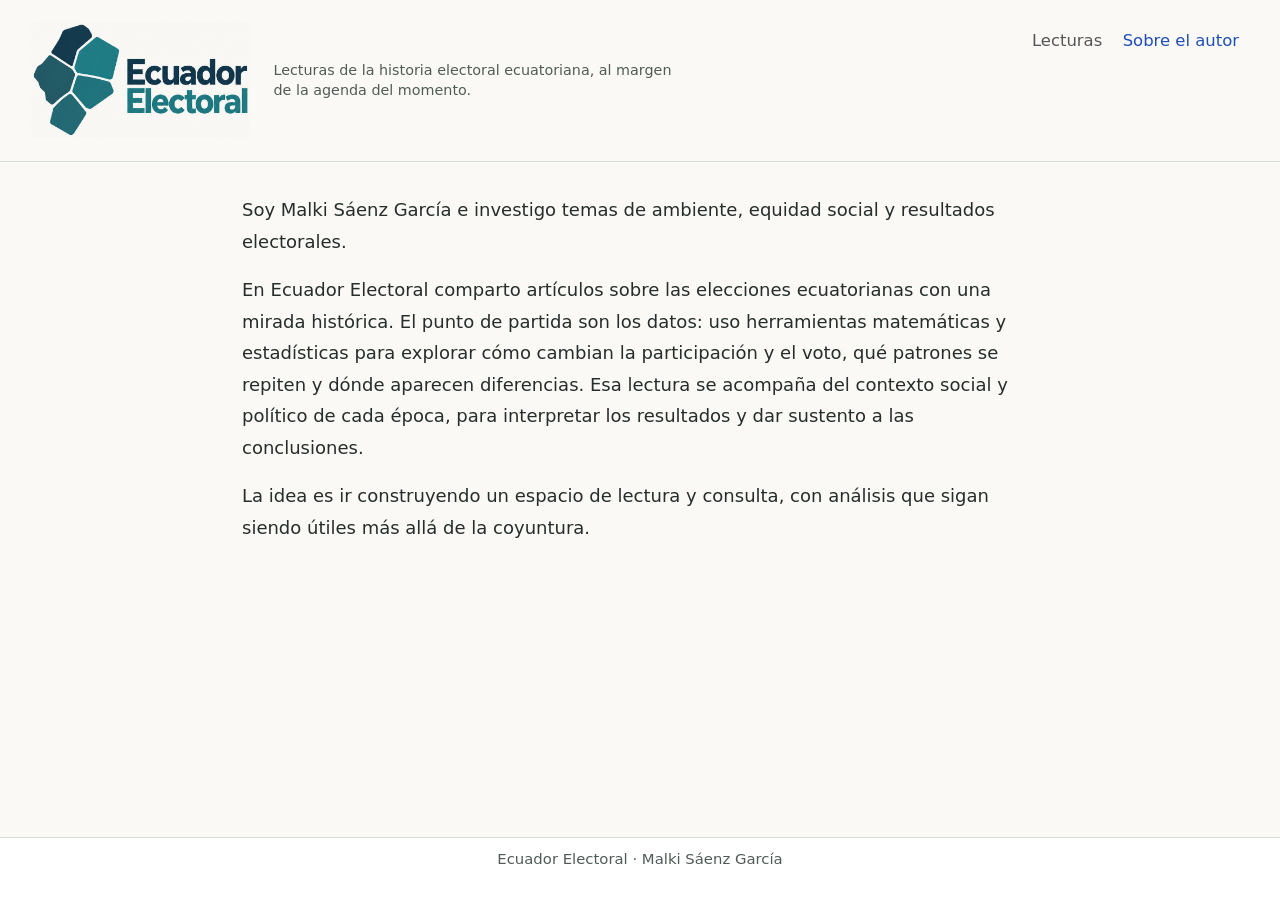
<file: sobre.html>
<!DOCTYPE html>
<html xmlns="http://www.w3.org/1999/xhtml" lang="es" xml:lang="es"><head>

<meta charset="utf-8">
<meta name="generator" content="quarto-1.9.38">

<meta name="viewport" content="width=device-width, initial-scale=1.0, user-scalable=yes">


<title>Sobre el autor – Ecuador Electoral</title>
<style>
/* Default styles provided by pandoc.
** See https://pandoc.org/MANUAL.html#variables-for-html for config info.
*/
code{white-space: pre-wrap;}
span.smallcaps{font-variant: small-caps;}
div.columns{display: flex; gap: min(4vw, 1.5em);}
div.column{flex: auto; overflow-x: auto;}
div.hanging-indent{margin-left: 1.5em; text-indent: -1.5em;}
ul.task-list{list-style: none;}
ul.task-list li input[type="checkbox"] {
  width: 0.8em;
  margin: 0 0.8em 0.2em -1em; /* quarto-specific, see https://github.com/quarto-dev/quarto-cli/issues/4556 */ 
  vertical-align: middle;
}
</style>


<script src="site_libs/quarto-nav/quarto-nav.js"></script>
<script src="site_libs/quarto-nav/headroom.min.js"></script>
<script src="site_libs/clipboard/clipboard.min.js"></script>
<script src="site_libs/quarto-html/quarto.js" type="module"></script>
<script src="site_libs/quarto-html/tabsets/tabsets.js" type="module"></script>
<script src="site_libs/quarto-html/popper.min.js"></script>
<script src="site_libs/quarto-html/tippy.umd.min.js"></script>
<script src="site_libs/quarto-html/anchor.min.js"></script>
<link href="site_libs/quarto-html/tippy.css" rel="stylesheet">
<link href="site_libs/quarto-html/quarto-syntax-highlighting-15634bcf2e68342d4ad2dfa704d543f6.css" rel="stylesheet" id="quarto-text-highlighting-styles">
<script src="site_libs/bootstrap/bootstrap.min.js"></script>
<link href="site_libs/bootstrap/bootstrap-icons.css" rel="stylesheet">
<link href="site_libs/bootstrap/bootstrap-26d9cc88ab9604001aabd73cb1ea1d8f.min.css" rel="stylesheet" append-hash="true" id="quarto-bootstrap" data-mode="light">
<script id="quarto-search-options" type="application/json">{
  "language": {
    "search-no-results-text": "No se han encontrado resultados",
    "search-matching-documents-text": "documentos encontrados",
    "search-copy-link-title": "Copiar el enlace en la búsqueda",
    "search-hide-matches-text": "Ocultar resultados adicionales",
    "search-more-match-text": "resultado adicional en este documento",
    "search-more-matches-text": "resultados adicionales en este documento",
    "search-clear-button-title": "Borrar",
    "search-text-placeholder": "",
    "search-detached-cancel-button-title": "Cancelar",
    "search-submit-button-title": "Enviar",
    "search-label": "Buscar"
  }
}</script>
<style>#title-block-header { display: none; }</style>


<link rel="stylesheet" href="estilos.css">
<meta property="og:title" content="Sobre el autor – Ecuador Electoral">
<meta property="og:description" content="">
<meta property="og:site_name" content="Ecuador Electoral">
<meta name="twitter:title" content="Sobre el autor – Ecuador Electoral">
<meta name="twitter:description" content="">
<meta name="twitter:card" content="summary">
</head>

<body class="nav-fixed fullcontent quarto-light">

<div id="quarto-search-results"></div>
  <header id="quarto-header" class="headroom fixed-top">
    <nav class="navbar navbar-expand-lg " data-bs-theme="dark">
      <div class="navbar-container container-fluid">
      <div class="navbar-brand-container mx-auto">
    <a href="./index.html" class="navbar-brand navbar-brand-logo">
    <img src="./assets/logotipo-ecuador-electoral.svg" alt="Ecuador Electoral" class="navbar-logo light-content">
    <img src="./assets/logotipo-ecuador-electoral.svg" alt="Ecuador Electoral" class="navbar-logo dark-content">
    </a>
    <a class="navbar-brand" href="./index.html">
    <span class="navbar-title"><span class="lema-sitio">Lecturas de la historia electoral ecuatoriana, al margen de la agenda del momento.</span></span>
    </a>
  </div>
          <button class="navbar-toggler" type="button" data-bs-toggle="collapse" data-bs-target="#navbarCollapse" aria-controls="navbarCollapse" role="menu" aria-expanded="false" aria-label="Navegación de palanca" onclick="if (window.quartoToggleHeadroom) { window.quartoToggleHeadroom(); }">
  <span class="navbar-toggler-icon"></span>
</button>
          <div class="collapse navbar-collapse" id="navbarCollapse">
            <ul class="navbar-nav navbar-nav-scroll ms-auto">
  <li class="nav-item">
    <a class="nav-link" href="./index.html"> 
<span class="menu-text">Lecturas</span></a>
  </li>  
  <li class="nav-item">
    <a class="nav-link active" href="./sobre.html" aria-current="page"> 
<span class="menu-text">Sobre el autor</span></a>
  </li>  
</ul>
          </div> <!-- /navcollapse -->
            <div class="quarto-navbar-tools">
</div>
      </div> <!-- /container-fluid -->
    </nav>
</header>
<!-- content -->
<div id="quarto-content" class="quarto-container page-columns page-rows-contents page-layout-article page-navbar">
<!-- sidebar -->
<!-- margin-sidebar -->
    
<!-- main -->
<main class="content" id="quarto-document-content">

<header id="title-block-header" class="quarto-title-block default">
<div class="quarto-title">
<h1 class="title">Sobre el autor</h1>
</div>



<div class="quarto-title-meta">

    
  
    
  </div>
  


</header>


<p>Soy Malki Sáenz García e investigo temas de ambiente, equidad social y resultados electorales.</p>
<p>En Ecuador Electoral comparto artículos sobre las elecciones ecuatorianas con una mirada histórica. El punto de partida son los datos: uso herramientas matemáticas y estadísticas para explorar cómo cambian la participación y el voto, qué patrones se repiten y dónde aparecen diferencias. Esa lectura se acompaña del contexto social y político de cada época, para interpretar los resultados y dar sustento a las conclusiones.</p>
<p>La idea es ir construyendo un espacio de lectura y consulta, con análisis que sigan siendo útiles más allá de la coyuntura.</p>



</main> <!-- /main -->
<script>
// Keyboard-accessible horizontal scrolling keeps wide tables within the reading column.
document.addEventListener('DOMContentLoaded', () => {
  document.querySelectorAll('main table').forEach((table, index) => {
    const box = document.createElement('div');
    box.className = 'tabla-desplazable';
    box.tabIndex = 0;
    box.setAttribute('role', 'region');
    box.setAttribute('aria-label', `Tabla ${index + 1}. Desplazamiento horizontal disponible en pantallas estrechas`);
    table.before(box); box.append(table);
  });
});
</script>
<script id="quarto-html-after-body" type="application/javascript">
  window.document.addEventListener("DOMContentLoaded", function (event) {
    const icon = "";
    const anchorJS = new window.AnchorJS();
    anchorJS.options = {
      placement: 'right',
      icon: icon
    };
    anchorJS.add('.anchored');
    const isCodeAnnotation = (el) => {
      for (const clz of el.classList) {
        if (clz.startsWith('code-annotation-')) {                     
          return true;
        }
      }
      return false;
    }
    const onCopySuccess = function(e) {
      // button target
      const button = e.trigger;
      // don't keep focus
      button.blur();
      // flash "checked"
      button.classList.add('code-copy-button-checked');
      var currentTitle = button.getAttribute("title");
      button.setAttribute("title", "Copiado");
      let tooltip;
      if (window.bootstrap) {
        button.setAttribute("data-bs-toggle", "tooltip");
        button.setAttribute("data-bs-placement", "left");
        button.setAttribute("data-bs-title", "Copiado");
        tooltip = new bootstrap.Tooltip(button, 
          { trigger: "manual", 
            customClass: "code-copy-button-tooltip",
            offset: [0, -8]});
        tooltip.show();    
      }
      setTimeout(function() {
        if (tooltip) {
          tooltip.hide();
          button.removeAttribute("data-bs-title");
          button.removeAttribute("data-bs-toggle");
          button.removeAttribute("data-bs-placement");
        }
        button.setAttribute("title", currentTitle);
        button.classList.remove('code-copy-button-checked');
      }, 1000);
      // clear code selection
      e.clearSelection();
    }
    const getTextToCopy = function(trigger) {
      const outerScaffold = trigger.parentElement.cloneNode(true);
      const codeEl = outerScaffold.querySelector('code');
      for (const childEl of codeEl.children) {
        if (isCodeAnnotation(childEl)) {
          childEl.remove();
        }
      }
      return codeEl.innerText;
    }
    const clipboard = new window.ClipboardJS('.code-copy-button:not([data-in-quarto-modal])', {
      text: getTextToCopy
    });
    clipboard.on('success', onCopySuccess);
    if (window.document.getElementById('quarto-embedded-source-code-modal')) {
      const clipboardModal = new window.ClipboardJS('.code-copy-button[data-in-quarto-modal]', {
        text: getTextToCopy,
        container: window.document.getElementById('quarto-embedded-source-code-modal')
      });
      clipboardModal.on('success', onCopySuccess);
    }
      var localhostRegex = new RegExp(/^(?:http|https):\/\/localhost\:?[0-9]*\//);
      var mailtoRegex = new RegExp(/^mailto:/);
        var filterRegex = new RegExp("https:\/\/msgr25\.github\.io\/ecuador-electoral\/");
      var isInternal = (href) => {
          return filterRegex.test(href) || localhostRegex.test(href) || mailtoRegex.test(href);
      }
      // Inspect non-navigation links and adorn them if external
     var links = window.document.querySelectorAll('a[href]:not(.nav-link):not(.navbar-brand):not(.toc-action):not(.sidebar-link):not(.sidebar-item-toggle):not(.pagination-link):not(.no-external):not([aria-hidden]):not(.dropdown-item):not(.quarto-navigation-tool):not(.about-link)');
      for (var i=0; i<links.length; i++) {
        const link = links[i];
        if (!isInternal(link.href)) {
          // undo the damage that might have been done by quarto-nav.js in the case of
          // links that we want to consider external
          if (link.dataset.originalHref !== undefined) {
            link.href = link.dataset.originalHref;
          }
            // target, if specified
            link.setAttribute("target", "_blank");
            if (link.getAttribute("rel") === null) {
              link.setAttribute("rel", "noopener");
            }
        }
      }
    function tippyHover(el, contentFn, onTriggerFn, onUntriggerFn) {
      const config = {
        allowHTML: true,
        maxWidth: 500,
        delay: 100,
        arrow: false,
        appendTo: function(el) {
            return el.parentElement;
        },
        interactive: true,
        interactiveBorder: 10,
        theme: 'quarto',
        placement: 'bottom-start',
      };
      if (contentFn) {
        config.content = contentFn;
      }
      if (onTriggerFn) {
        config.onTrigger = onTriggerFn;
      }
      if (onUntriggerFn) {
        config.onUntrigger = onUntriggerFn;
      }
      window.tippy(el, config); 
    }
    const noterefs = window.document.querySelectorAll('a[role="doc-noteref"]');
    for (var i=0; i<noterefs.length; i++) {
      const ref = noterefs[i];
      tippyHover(ref, function() {
        // use id or data attribute instead here
        let href = ref.getAttribute('data-footnote-href') || ref.getAttribute('href');
        try { href = new URL(href).hash; } catch {}
        const id = href.replace(/^#\/?/, "");
        const note = window.document.getElementById(id);
        if (note) {
          return note.innerHTML;
        } else {
          return "";
        }
      });
    }
    const xrefs = window.document.querySelectorAll('a.quarto-xref');
    const processXRef = (id, note) => {
      // Strip column container classes
      const stripColumnClz = (el) => {
        el.classList.remove("page-full", "page-columns");
        if (el.children) {
          for (const child of el.children) {
            stripColumnClz(child);
          }
        }
      }
      stripColumnClz(note)
      if (id === null || id.startsWith('sec-')) {
        // Special case sections, only their first couple elements
        const container = document.createElement("div");
        if (note.children && note.children.length > 2) {
          container.appendChild(note.children[0].cloneNode(true));
          for (let i = 1; i < note.children.length; i++) {
            const child = note.children[i];
            if (child.tagName === "P" && child.innerText === "") {
              continue;
            } else {
              container.appendChild(child.cloneNode(true));
              break;
            }
          }
          if (window.Quarto?.typesetMath) {
            window.Quarto.typesetMath(container);
          }
          return container.innerHTML
        } else {
          if (window.Quarto?.typesetMath) {
            window.Quarto.typesetMath(note);
          }
          return note.innerHTML;
        }
      } else {
        // Remove any anchor links if they are present
        const anchorLink = note.querySelector('a.anchorjs-link');
        if (anchorLink) {
          anchorLink.remove();
        }
        if (window.Quarto?.typesetMath) {
          window.Quarto.typesetMath(note);
        }
        if (note.classList.contains("callout")) {
          return note.outerHTML;
        } else {
          return note.innerHTML;
        }
      }
    }
    for (var i=0; i<xrefs.length; i++) {
      const xref = xrefs[i];
      tippyHover(xref, undefined, function(instance) {
        instance.disable();
        let url = xref.getAttribute('href');
        let hash = undefined; 
        if (url.startsWith('#')) {
          hash = url;
        } else {
          try { hash = new URL(url).hash; } catch {}
        }
        if (hash) {
          const id = hash.replace(/^#\/?/, "");
          const note = window.document.getElementById(id);
          if (note !== null) {
            try {
              const html = processXRef(id, note.cloneNode(true));
              instance.setContent(html);
            } finally {
              instance.enable();
              instance.show();
            }
          } else {
            // See if we can fetch this
            fetch(url.split('#')[0])
            .then(res => res.text())
            .then(html => {
              const parser = new DOMParser();
              const htmlDoc = parser.parseFromString(html, "text/html");
              const note = htmlDoc.getElementById(id);
              if (note !== null) {
                const html = processXRef(id, note);
                instance.setContent(html);
              } 
            }).finally(() => {
              instance.enable();
              instance.show();
            });
          }
        } else {
          // See if we can fetch a full url (with no hash to target)
          // This is a special case and we should probably do some content thinning / targeting
          fetch(url)
          .then(res => res.text())
          .then(html => {
            const parser = new DOMParser();
            const htmlDoc = parser.parseFromString(html, "text/html");
            const note = htmlDoc.querySelector('main.content');
            if (note !== null) {
              // This should only happen for chapter cross references
              // (since there is no id in the URL)
              // remove the first header
              if (note.children.length > 0 && note.children[0].tagName === "HEADER") {
                note.children[0].remove();
              }
              const html = processXRef(null, note);
              instance.setContent(html);
            } 
          }).finally(() => {
            instance.enable();
            instance.show();
          });
        }
      }, function(instance) {
      });
    }
        let selectedAnnoteEl;
        const selectorForAnnotation = ( cell, annotation) => {
          let cellAttr = 'data-code-cell="' + cell + '"';
          let lineAttr = 'data-code-annotation="' +  annotation + '"';
          const selector = 'span[' + cellAttr + '][' + lineAttr + ']';
          return selector;
        }
        const selectCodeLines = (annoteEl) => {
          const doc = window.document;
          const targetCell = annoteEl.getAttribute("data-target-cell");
          const targetAnnotation = annoteEl.getAttribute("data-target-annotation");
          const annoteSpan = window.document.querySelector(selectorForAnnotation(targetCell, targetAnnotation));
          const lines = annoteSpan.getAttribute("data-code-lines").split(",");
          const lineIds = lines.map((line) => {
            return targetCell + "-" + line;
          })
          let top = null;
          let height = null;
          let parent = null;
          if (lineIds.length > 0) {
              //compute the position of the single el (top and bottom and make a div)
              const el = window.document.getElementById(lineIds[0]);
              top = el.offsetTop;
              height = el.offsetHeight;
              parent = el.parentElement.parentElement;
            if (lineIds.length > 1) {
              const lastEl = window.document.getElementById(lineIds[lineIds.length - 1]);
              const bottom = lastEl.offsetTop + lastEl.offsetHeight;
              height = bottom - top;
            }
            if (top !== null && height !== null && parent !== null) {
              // cook up a div (if necessary) and position it 
              let div = window.document.getElementById("code-annotation-line-highlight");
              if (div === null) {
                div = window.document.createElement("div");
                div.setAttribute("id", "code-annotation-line-highlight");
                div.style.position = 'absolute';
                parent.appendChild(div);
              }
              div.style.top = top - 2 + "px";
              div.style.height = height + 4 + "px";
              div.style.left = 0;
              let gutterDiv = window.document.getElementById("code-annotation-line-highlight-gutter");
              if (gutterDiv === null) {
                gutterDiv = window.document.createElement("div");
                gutterDiv.setAttribute("id", "code-annotation-line-highlight-gutter");
                gutterDiv.style.position = 'absolute';
                const codeCell = window.document.getElementById(targetCell);
                const gutter = codeCell.querySelector('.code-annotation-gutter');
                gutter.appendChild(gutterDiv);
              }
              gutterDiv.style.top = top - 2 + "px";
              gutterDiv.style.height = height + 4 + "px";
            }
            selectedAnnoteEl = annoteEl;
          }
        };
        const unselectCodeLines = () => {
          const elementsIds = ["code-annotation-line-highlight", "code-annotation-line-highlight-gutter"];
          elementsIds.forEach((elId) => {
            const div = window.document.getElementById(elId);
            if (div) {
              div.remove();
            }
          });
          selectedAnnoteEl = undefined;
        };
          // Handle positioning of the toggle
      window.addEventListener(
        "resize",
        throttle(() => {
          elRect = undefined;
          if (selectedAnnoteEl) {
            selectCodeLines(selectedAnnoteEl);
          }
        }, 10)
      );
      function throttle(fn, ms) {
      let throttle = false;
      let timer;
        return (...args) => {
          if(!throttle) { // first call gets through
              fn.apply(this, args);
              throttle = true;
          } else { // all the others get throttled
              if(timer) clearTimeout(timer); // cancel #2
              timer = setTimeout(() => {
                fn.apply(this, args);
                timer = throttle = false;
              }, ms);
          }
        };
      }
        // Attach click handler to the DT
        const annoteDls = window.document.querySelectorAll('dt[data-target-cell]');
        for (const annoteDlNode of annoteDls) {
          annoteDlNode.addEventListener('click', (event) => {
            const clickedEl = event.target;
            if (clickedEl !== selectedAnnoteEl) {
              unselectCodeLines();
              const activeEl = window.document.querySelector('dt[data-target-cell].code-annotation-active');
              if (activeEl) {
                activeEl.classList.remove('code-annotation-active');
              }
              selectCodeLines(clickedEl);
              clickedEl.classList.add('code-annotation-active');
            } else {
              // Unselect the line
              unselectCodeLines();
              clickedEl.classList.remove('code-annotation-active');
            }
          });
        }
    const findCites = (el) => {
      const parentEl = el.parentElement;
      if (parentEl) {
        const cites = parentEl.dataset.cites;
        if (cites) {
          return {
            el,
            cites: cites.split(' ')
          };
        } else {
          return findCites(el.parentElement)
        }
      } else {
        return undefined;
      }
    };
    var bibliorefs = window.document.querySelectorAll('a[role="doc-biblioref"]');
    for (var i=0; i<bibliorefs.length; i++) {
      const ref = bibliorefs[i];
      const citeInfo = findCites(ref);
      if (citeInfo) {
        tippyHover(citeInfo.el, function() {
          var popup = window.document.createElement('div');
          citeInfo.cites.forEach(function(cite) {
            var citeDiv = window.document.createElement('div');
            citeDiv.classList.add('hanging-indent');
            citeDiv.classList.add('csl-entry');
            var biblioDiv = window.document.getElementById('ref-' + cite);
            if (biblioDiv) {
              citeDiv.innerHTML = biblioDiv.innerHTML;
            }
            popup.appendChild(citeDiv);
          });
          return popup.innerHTML;
        });
      }
    }
  });
  </script>
</div> <!-- /content -->
<footer class="footer">
  <div class="nav-footer">
    <div class="nav-footer-left">
      &nbsp;
    </div>   
    <div class="nav-footer-center">
<p>Ecuador Electoral · Malki Sáenz García</p>
</div>
    <div class="nav-footer-right">
      &nbsp;
    </div>
  </div>
</footer>




</body></html>
</file>
<file: site_libs/quarto-html/tippy.css>
.tippy-box[data-animation=fade][data-state=hidden]{opacity:0}[data-tippy-root]{max-width:calc(100vw - 10px)}.tippy-box{position:relative;background-color:#333;color:#fff;border-radius:4px;font-size:14px;line-height:1.4;white-space:normal;outline:0;transition-property:transform,visibility,opacity}.tippy-box[data-placement^=top]>.tippy-arrow{bottom:0}.tippy-box[data-placement^=top]>.tippy-arrow:before{bottom:-7px;left:0;border-width:8px 8px 0;border-top-color:initial;transform-origin:center top}.tippy-box[data-placement^=bottom]>.tippy-arrow{top:0}.tippy-box[data-placement^=bottom]>.tippy-arrow:before{top:-7px;left:0;border-width:0 8px 8px;border-bottom-color:initial;transform-origin:center bottom}.tippy-box[data-placement^=left]>.tippy-arrow{right:0}.tippy-box[data-placement^=left]>.tippy-arrow:before{border-width:8px 0 8px 8px;border-left-color:initial;right:-7px;transform-origin:center left}.tippy-box[data-placement^=right]>.tippy-arrow{left:0}.tippy-box[data-placement^=right]>.tippy-arrow:before{left:-7px;border-width:8px 8px 8px 0;border-right-color:initial;transform-origin:center right}.tippy-box[data-inertia][data-state=visible]{transition-timing-function:cubic-bezier(.54,1.5,.38,1.11)}.tippy-arrow{width:16px;height:16px;color:#333}.tippy-arrow:before{content:"";position:absolute;border-color:transparent;border-style:solid}.tippy-content{position:relative;padding:5px 9px;z-index:1}
</file>
<file: site_libs/quarto-html/quarto-syntax-highlighting-15634bcf2e68342d4ad2dfa704d543f6.css>
/* quarto syntax highlight colors */
:root {
  --quarto-hl-ot-color: #003B4F;
  --quarto-hl-at-color: #657422;
  --quarto-hl-ss-color: #20794D;
  --quarto-hl-an-color: #5E5E5E;
  --quarto-hl-fu-color: #4758AB;
  --quarto-hl-st-color: #20794D;
  --quarto-hl-cf-color: #003B4F;
  --quarto-hl-op-color: #5E5E5E;
  --quarto-hl-er-color: #AD0000;
  --quarto-hl-bn-color: #AD0000;
  --quarto-hl-al-color: #AD0000;
  --quarto-hl-va-color: #111111;
  --quarto-hl-bu-color: inherit;
  --quarto-hl-ex-color: inherit;
  --quarto-hl-pp-color: #AD0000;
  --quarto-hl-in-color: #5E5E5E;
  --quarto-hl-vs-color: #20794D;
  --quarto-hl-wa-color: #5E5E5E;
  --quarto-hl-do-color: #5E5E5E;
  --quarto-hl-im-color: #00769E;
  --quarto-hl-ch-color: #20794D;
  --quarto-hl-dt-color: #AD0000;
  --quarto-hl-fl-color: #AD0000;
  --quarto-hl-co-color: #5E5E5E;
  --quarto-hl-cv-color: #5E5E5E;
  --quarto-hl-cn-color: #8f5902;
  --quarto-hl-sc-color: #5E5E5E;
  --quarto-hl-dv-color: #AD0000;
  --quarto-hl-kw-color: #003B4F;
}

/* other quarto variables */
:root {
  --quarto-font-monospace: SFMono-Regular, Menlo, Monaco, Consolas, "Liberation Mono", "Courier New", monospace;
}

/* syntax highlight based on Pandoc's rules */
pre > code.sourceCode > span {
  color: #003B4F;
}

code.sourceCode > span {
  color: #003B4F;
}

div.sourceCode,
div.sourceCode pre.sourceCode {
  color: #003B4F;
}

/* Normal */
code span {
  color: #003B4F;
}

/* Alert */
code span.al {
  color: #AD0000;
  font-style: inherit;
}

/* Annotation */
code span.an {
  color: #5E5E5E;
  font-style: inherit;
}

/* Attribute */
code span.at {
  color: #657422;
  font-style: inherit;
}

/* BaseN */
code span.bn {
  color: #AD0000;
  font-style: inherit;
}

/* BuiltIn */
code span.bu {
  font-style: inherit;
}

/* ControlFlow */
code span.cf {
  color: #003B4F;
  font-weight: bold;
  font-style: inherit;
}

/* Char */
code span.ch {
  color: #20794D;
  font-style: inherit;
}

/* Constant */
code span.cn {
  color: #8f5902;
  font-style: inherit;
}

/* Comment */
code span.co {
  color: #5E5E5E;
  font-style: inherit;
}

/* CommentVar */
code span.cv {
  color: #5E5E5E;
  font-style: italic;
}

/* Documentation */
code span.do {
  color: #5E5E5E;
  font-style: italic;
}

/* DataType */
code span.dt {
  color: #AD0000;
  font-style: inherit;
}

/* DecVal */
code span.dv {
  color: #AD0000;
  font-style: inherit;
}

/* Error */
code span.er {
  color: #AD0000;
  font-style: inherit;
}

/* Extension */
code span.ex {
  font-style: inherit;
}

/* Float */
code span.fl {
  color: #AD0000;
  font-style: inherit;
}

/* Function */
code span.fu {
  color: #4758AB;
  font-style: inherit;
}

/* Import */
code span.im {
  color: #00769E;
  font-style: inherit;
}

/* Information */
code span.in {
  color: #5E5E5E;
  font-style: inherit;
}

/* Keyword */
code span.kw {
  color: #003B4F;
  font-weight: bold;
  font-style: inherit;
}

/* Operator */
code span.op {
  color: #5E5E5E;
  font-style: inherit;
}

/* Other */
code span.ot {
  color: #003B4F;
  font-style: inherit;
}

/* Preprocessor */
code span.pp {
  color: #AD0000;
  font-style: inherit;
}

/* SpecialChar */
code span.sc {
  color: #5E5E5E;
  font-style: inherit;
}

/* SpecialString */
code span.ss {
  color: #20794D;
  font-style: inherit;
}

/* String */
code span.st {
  color: #20794D;
  font-style: inherit;
}

/* Variable */
code span.va {
  color: #111111;
  font-style: inherit;
}

/* VerbatimString */
code span.vs {
  color: #20794D;
  font-style: inherit;
}

/* Warning */
code span.wa {
  color: #5E5E5E;
  font-style: italic;
}

.prevent-inlining {
  content: "</";
}

/*# sourceMappingURL=f23921c56f73e400b49028c9186a1aa0.css.map */
</file>
<file: estilos.css>
:root { --papel: #faf9f6; --tinta: #252e2b; --acento: #23584b; --linea: #d5ddd7; }
body { background: var(--papel); color: var(--tinta); font-family: system-ui, sans-serif; font-size: 18px; line-height: 1.75; }
.navbar { border-bottom: 1px solid var(--linea); background: var(--papel) !important; padding-block: 1rem; }
.navbar-brand { font-weight: 650; letter-spacing: .01em; color: var(--acento); }
h1, h2, h3 { font-family: Georgia, 'Times New Roman', serif; color: var(--tinta); font-weight: 400; line-height: 1.2; }
h1 { font-size: clamp(2.1rem, 4vw, 3.3rem); max-width: 21ch; }
h2 { margin-top: 2.5rem; font-size: 1.7rem; }
h3 { font-size: 1.65rem; }
a { color: var(--acento); text-underline-offset: .2em; }
a:hover { color: #143f34; }
a:focus-visible { outline: 3px solid var(--acento); outline-offset: 4px; }
main { max-width: 780px; padding-bottom: 3rem; }
#title-block-header { margin-top: 1.3rem; margin-bottom: 1.2rem; }
.subtitle, .introduccion { color: #505c56; font-size: 1.15rem; }
.eyebrow, .etiqueta { font-size: .75rem; letter-spacing: .12em; color: var(--acento); font-weight: 650; }
.aviso { border-left: 3px solid var(--acento); padding: .7rem 1rem; background: #edf1eb; font-size: .92rem; margin-block: 1.7rem; }
.aviso p:last-child { margin-bottom: 0; }
.entrada { border-top: 1px solid var(--linea); border-bottom: 1px solid var(--linea); padding-block: 1rem; margin-bottom: 1rem; }
.entrada h2 { margin-top: .4rem; font-size: 1.65rem; }
.entrada h2 a { text-decoration: none; }
.entrada h2 a:hover { text-decoration: underline; }
.marcador-grafico { border: 1px dashed #63776d; min-height: 220px; padding: 2rem; display: flex; flex-direction: column; justify-content: center; text-align: center; margin-block: 2rem; color: #505c56; }
.nav-footer { border-top: 1px solid var(--linea); color: #505c56; }
@media (max-width: 600px) { body { font-size: 17px; } #title-block-header { margin-top: .8rem; } .marcador-grafico { padding: 1rem; } }

.portada-lecturas #title-block-header h1.title { font-size: clamp(1.428rem, 2.72vw, 2.244rem); max-width: none; }

.herramientas-lectura { font-size: .9rem; margin: .8rem 0 1.5rem; }
.nota-editorial { border-top: 1px solid var(--linea); margin-top: 2rem; padding-top: 1rem; font-size: .9rem; overflow-wrap: anywhere; }
.nota-editorial h3 { font-size: 1.3rem; }
.tabla-desplazable { max-width: 100%; overflow-x: auto; margin-block: 1rem; }
.tabla-desplazable:focus-visible { outline: 2px solid var(--acento); outline-offset: 3px; }
main img { max-width: 100%; height: auto; }
@media (max-width: 600px) {
  main { min-width: 0; }
  .tabla-desplazable table { min-width: 580px; font-size: .88rem; }
}

.navbar-brand img { height: 28px; width: 28px; max-height: 28px; margin-right: .4rem; }

.navbar-brand-container { min-width: 0; max-width: 100%; }
.navbar-brand { white-space: normal; }
.navbar-brand .navbar-title { display: block; }
.lema-sitio { display: block; font-size: .72rem; line-height: 1.4; font-weight: 400; letter-spacing: 0; color: #505c56; max-width: 540px; margin-top: .2rem; }
.portada-lecturas #title-block-header { display: none; }
@media (max-width: 600px) { .lema-sitio { font-size: .7rem; max-width: 38ch; } }

/* Jerarquía editorial aprobada: cabecera, portada y artículo. */
.navbar-brand-container { align-items: flex-start; }
.navbar-brand.navbar-brand-logo { margin-top: .15rem; }
.navbar-brand:not(.navbar-brand-logo) { font-size: 1.4375rem; font-weight: 600; line-height: 1.25; }
.lema-sitio { font-size: .84375rem; line-height: 1.45; max-width: 540px; margin-top: .3rem; }
.navbar-nav { align-self: flex-start; }
.navbar .nav-link { font-size: .96875rem; }
.portada-lecturas main { padding-top: 1.5rem; }
.entrada { border: 0; padding-block: 0 1rem; margin-bottom: 1rem; }
.entrada + .entrada { border-top: 1px solid var(--linea); padding-top: 1.5rem; }
.etiqueta { font-size: .78125rem; letter-spacing: .045em; }
.etiqueta p { margin-bottom: .45rem; }
.entrada h2 { margin-top: 0; margin-bottom: .8rem; font-size: 1.6875rem; line-height: 1.2; }
.entrada > section > p { font-size: 1.09375rem; line-height: 1.65; margin-bottom: .9rem; }
body.articulo-electoral #title-block-header h1.title { font-size: clamp(2.125rem, 3.1vw, 2.375rem); max-width: none; line-height: 1.2; }
@media (min-width: 992px) {
  .navbar .navbar-collapse { align-self: flex-start; }
  .navbar .navbar-nav { margin-top: 0; }
}
@media (max-width: 600px) {
  .navbar-brand:not(.navbar-brand-logo) { font-size: 1.375rem; }
  .lema-sitio { font-size: .8125rem; line-height: 1.45; }
  .portada-lecturas main { padding-top: 1rem; }
}

/* Identidad aprobada el 30-10-2026; incorporación web 04-11-2026. */
.navbar-brand-container { align-items: center; gap: 1.1rem; max-width: calc(100% - 190px); }
.navbar-brand.navbar-brand-logo { margin: 0; flex: 0 0 auto; }
.navbar-brand img { width: 224px; height: auto; max-height: none; margin: 0; mix-blend-mode: multiply; }
.navbar-brand:not(.navbar-brand-logo) { margin: 0; max-width: 410px; }
.lema-sitio { margin-top: 0; }
@media (max-width: 991.98px) {
  .navbar-brand-container { max-width: calc(100% - 64px); }
}
@media (max-width: 600px) {
  .navbar-brand-container { flex-direction: column; align-items: flex-start; gap: .55rem; }
  .navbar-brand img { width: 190px; }
  .navbar-brand:not(.navbar-brand-logo) { max-width: 100%; }
  .lema-sitio { max-width: 36ch; }
}
</file>
